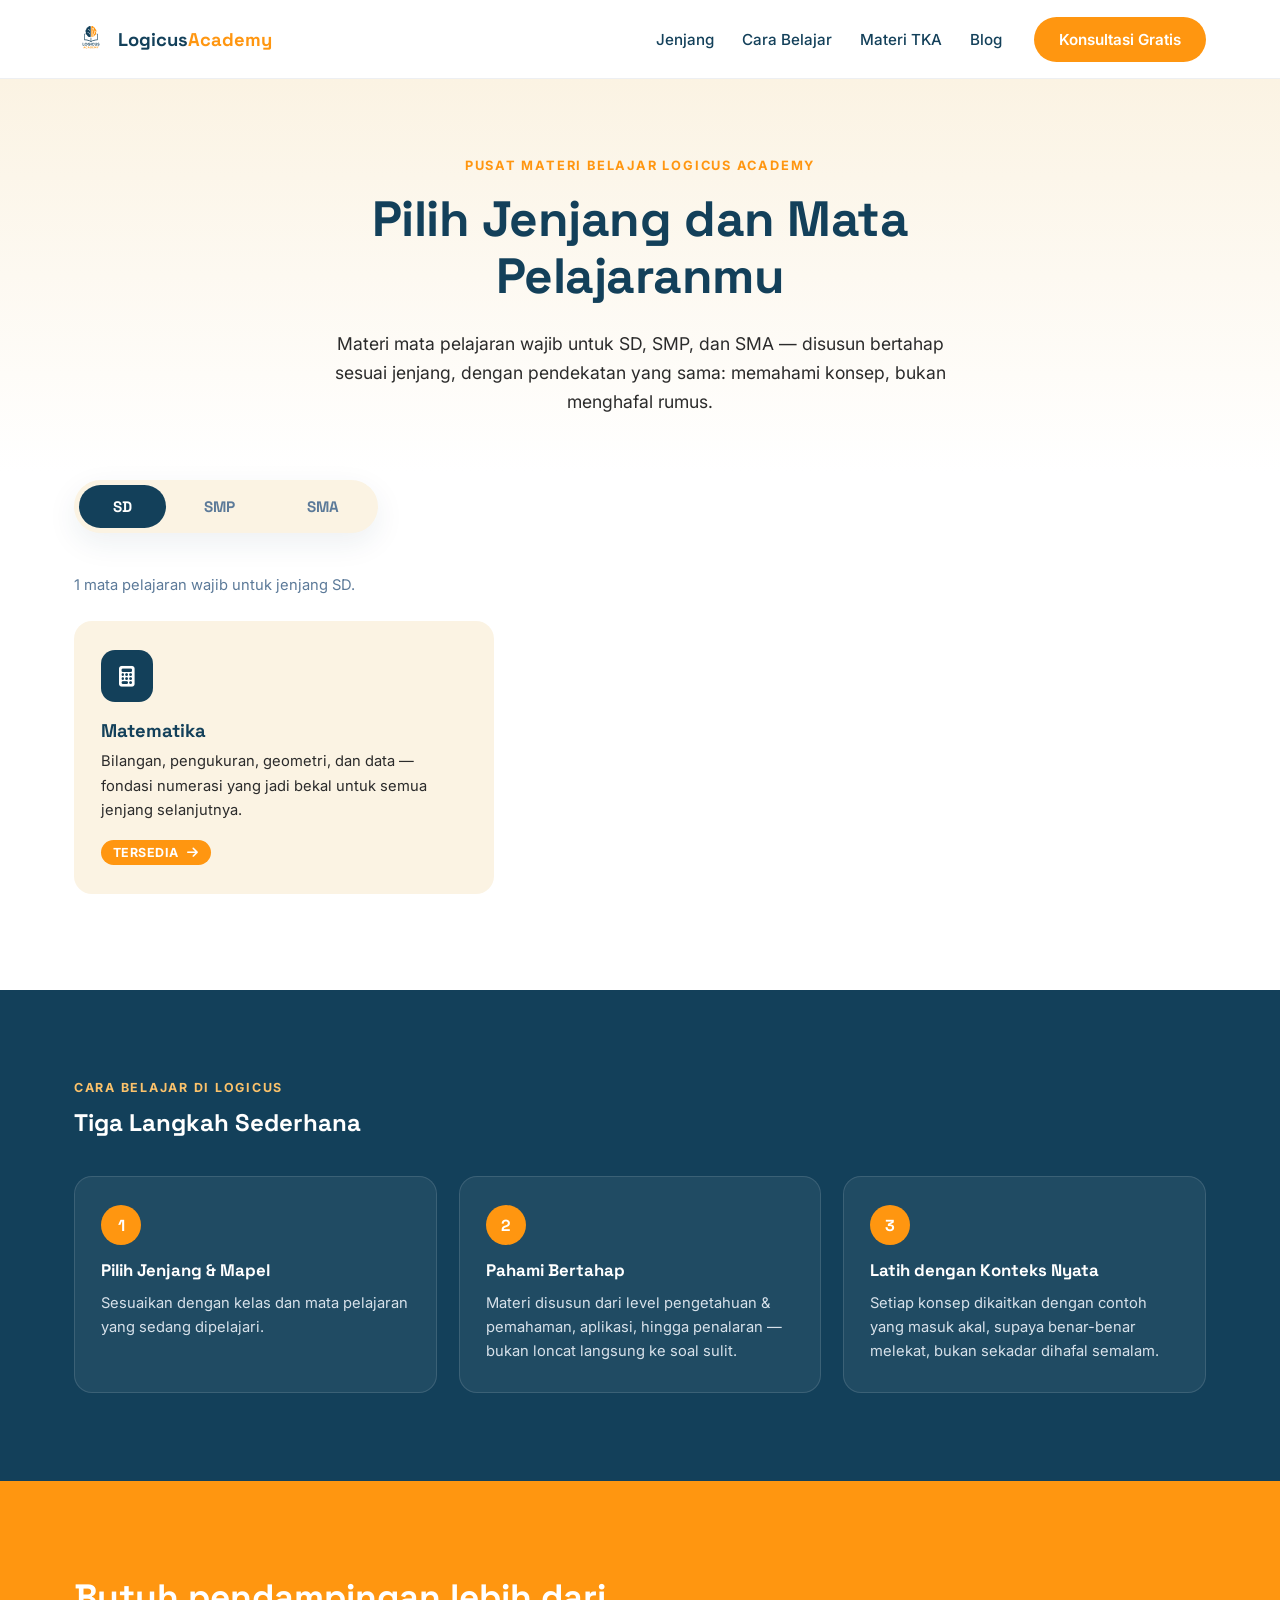
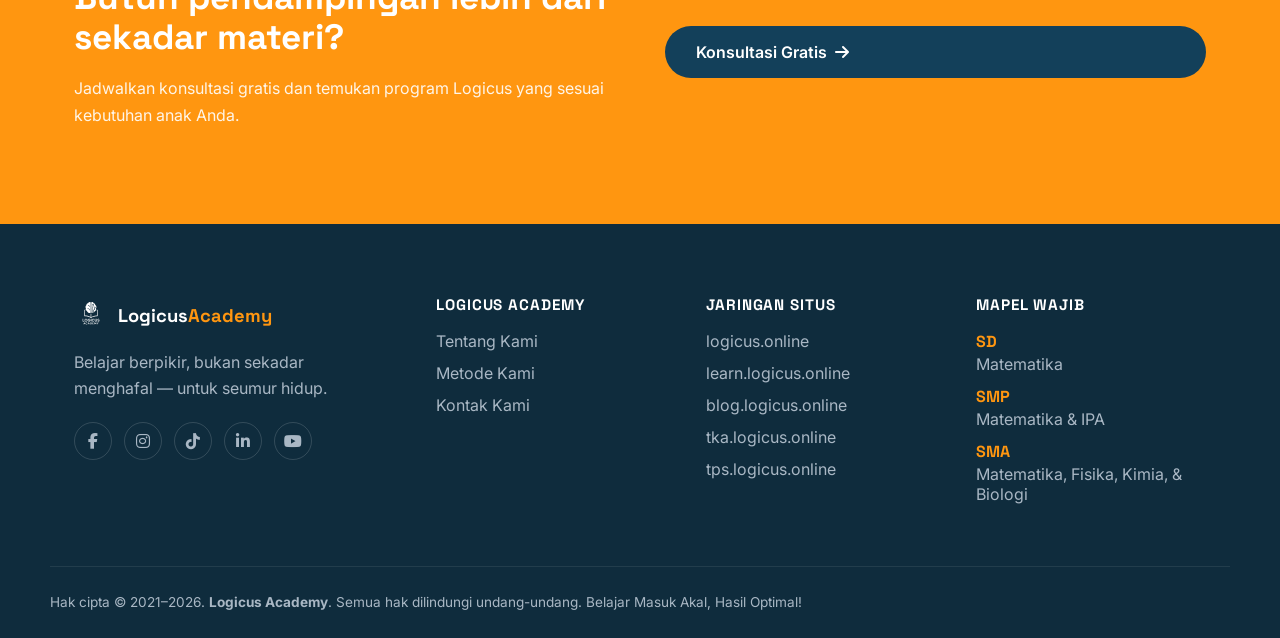
<file: index.html>
<!DOCTYPE html>
<html lang="id">
<head>
    <meta charset="UTF-8">
    <meta name="viewport" content="width=device-width, initial-scale=1.0">
    <title>Pilihan Materi Belajar SD, SMP &amp; SMA — Logicus Academy</title>
    <meta name="description" content="Pilih jenjang dan mata pelajaran wajibmu: Matematika untuk SD, Matematika &amp; IPA untuk SMP, serta Matematika, Fisika, Kimia, dan Biologi untuk SMA — disusun dengan metode berpikir Logicus Academy.">
    <link rel="preconnect" href="https://fonts.googleapis.com">
    <link rel="preconnect" href="https://fonts.gstatic.com" crossorigin>
    <link href="https://fonts.googleapis.com/css2?family=Space+Grotesk:wght@500;600;700&family=Inter:wght@400;500;600;700&display=swap" rel="stylesheet">
    <link rel="stylesheet" href="https://cdnjs.cloudflare.com/ajax/libs/font-awesome/6.5.1/css/all.min.css">
    <link rel="stylesheet" href="style.css">
    <link rel="stylesheet" href="learn.css">
</head>
<body>

    <a class="skip-link" href="#main">Langsung ke konten</a>

    <!-- Official vectorized logo (traced 1:1 from master file) reused via <use> -->
    <svg style="position:absolute;width:0;height:0;overflow:hidden" aria-hidden="true">
        <symbol id="logicus-logo-full" viewBox="0 0 500 500">
            <path d="M 306.25,336.00 L 306.00,336.25 L 306.00,363.75 L 306.75,365.00 L 306.75,365.75 L 308.00,368.75 L 310.50,371.75 L 313.25,373.75 L 314.00,373.75 L 315.75,374.75 L 317.00,374.75 L 318.25,375.50 L 326.25,375.50 L 327.50,374.75 L 328.50,374.75 L 329.75,374.00 L 332.25,373.25 L 334.25,371.75 L 336.75,368.75 L 337.00,367.25 L 338.25,365.50 L 338.50,362.00 L 338.75,361.75 L 338.75,336.50 L 338.25,336.00 L 331.00,336.00 L 330.75,336.25 L 330.75,362.00 L 328.75,365.75 L 325.50,368.00 L 319.50,368.00 L 318.25,367.00 L 317.25,366.75 L 315.50,365.25 L 314.00,362.00 L 314.00,360.75 L 313.75,360.50 L 313.75,337.50 L 314.00,336.25 L 313.75,336.00 Z M 248.25,336.00 L 248.00,336.25 L 248.00,374.50 L 248.25,374.75 L 255.75,374.75 L 256.25,374.25 L 256.25,336.50 L 255.75,336.00 Z M 127.75,336.00 L 127.25,336.50 L 127.50,337.75 L 127.25,338.50 L 127.25,344.75 L 127.50,345.00 L 127.50,346.25 L 127.25,346.50 L 127.25,374.25 L 127.75,374.75 L 152.75,374.75 L 153.00,374.50 L 153.00,368.25 L 152.50,367.75 L 135.75,367.75 L 135.00,366.75 L 135.00,337.50 L 135.25,336.50 L 134.75,336.00 Z M 356.00,335.00 L 351.00,337.00 L 347.00,341.00 L 346.00,343.25 L 345.50,345.75 L 345.50,347.75 L 345.75,348.00 L 346.00,350.50 L 347.00,352.75 L 350.00,355.75 L 354.75,357.75 L 355.75,357.75 L 358.00,358.50 L 359.50,358.50 L 362.00,359.75 L 363.00,359.75 L 364.25,360.50 L 366.00,362.50 L 366.00,365.50 L 365.50,366.50 L 363.25,368.50 L 362.00,369.00 L 359.00,369.25 L 358.75,369.00 L 356.75,369.00 L 356.25,368.50 L 355.25,368.25 L 353.75,366.75 L 352.25,364.00 L 345.00,364.00 L 344.75,364.25 L 345.00,367.25 L 346.00,368.50 L 347.00,370.75 L 350.75,373.75 L 352.25,374.00 L 353.25,374.75 L 354.50,374.75 L 355.50,375.50 L 363.00,375.50 L 364.25,374.75 L 365.50,374.75 L 366.25,374.00 L 368.00,373.50 L 369.75,372.50 L 371.50,370.75 L 373.75,367.00 L 373.75,365.25 L 374.00,365.00 L 373.75,359.75 L 372.50,357.25 L 369.75,354.75 L 366.75,353.75 L 365.75,353.00 L 364.50,353.00 L 362.75,352.25 L 361.50,352.25 L 358.75,351.00 L 355.25,350.00 L 353.25,347.50 L 353.25,345.00 L 353.75,343.50 L 355.50,341.75 L 356.75,341.00 L 360.50,340.75 L 361.50,341.50 L 363.50,342.25 L 365.75,345.00 L 366.00,346.25 L 366.75,346.75 L 367.50,346.50 L 373.25,346.50 L 373.50,345.25 L 372.75,344.00 L 372.75,343.00 L 372.00,342.00 L 371.50,340.50 L 370.00,338.75 L 367.75,337.00 L 366.50,336.75 L 365.50,336.00 L 364.75,336.00 L 362.50,335.00 Z M 277.25,335.25 L 276.25,336.00 L 275.50,336.00 L 274.25,336.75 L 272.75,337.00 L 270.00,339.00 L 269.50,339.00 L 267.00,341.25 L 266.75,342.00 L 265.00,344.00 L 264.75,345.00 L 263.25,347.50 L 262.25,351.75 L 262.25,358.50 L 263.00,361.00 L 263.00,362.25 L 263.75,363.25 L 265.00,366.25 L 266.75,368.50 L 269.75,371.50 L 272.75,373.50 L 275.25,374.00 L 276.25,374.75 L 277.50,374.75 L 278.50,375.50 L 286.00,375.50 L 287.25,374.75 L 288.75,374.50 L 289.25,374.00 L 291.00,373.75 L 293.25,372.00 L 294.25,371.75 L 297.50,368.50 L 298.00,367.25 L 299.50,365.50 L 300.25,362.50 L 299.00,362.00 L 292.25,362.25 L 290.00,364.75 L 289.50,365.75 L 288.50,366.00 L 285.25,368.00 L 279.25,368.00 L 278.50,367.75 L 276.25,366.25 L 275.25,366.00 L 272.50,363.25 L 271.75,361.25 L 270.75,359.75 L 270.50,357.25 L 270.25,357.00 L 270.25,353.50 L 271.00,349.75 L 272.50,347.25 L 274.75,344.75 L 275.75,344.50 L 278.25,342.75 L 285.25,342.75 L 288.00,344.50 L 289.50,345.00 L 291.75,348.25 L 292.50,348.75 L 299.50,348.75 L 300.00,348.25 L 299.75,346.50 L 297.50,342.25 L 294.00,338.75 L 291.50,337.00 L 290.00,336.75 L 287.25,335.25 L 286.00,335.25 L 285.75,335.00 Z M 216.75,335.25 L 213.75,336.75 L 212.50,337.00 L 210.25,338.75 L 209.25,339.00 L 206.00,342.50 L 205.75,343.25 L 204.25,345.00 L 204.00,346.50 L 203.25,347.25 L 202.00,351.75 L 202.00,359.25 L 202.50,361.50 L 204.00,364.25 L 204.00,365.25 L 206.00,368.25 L 209.50,371.75 L 210.00,371.75 L 212.75,373.75 L 214.50,374.00 L 215.75,374.75 L 217.00,374.75 L 218.25,375.50 L 225.50,375.50 L 227.00,374.75 L 228.50,374.75 L 229.75,374.00 L 232.25,373.50 L 235.25,371.50 L 238.00,368.75 L 240.75,363.50 L 241.25,359.75 L 241.25,354.00 L 240.50,353.50 L 222.50,353.50 L 222.00,354.00 L 222.00,360.25 L 222.25,360.50 L 232.50,360.50 L 233.00,361.00 L 233.00,361.50 L 232.00,362.50 L 231.75,363.50 L 229.00,366.25 L 226.00,368.00 L 218.50,368.00 L 215.75,366.25 L 214.25,365.75 L 212.00,363.00 L 210.75,360.00 L 210.50,358.25 L 210.00,357.75 L 210.00,352.75 L 210.75,351.50 L 210.75,350.75 L 211.50,349.50 L 211.75,348.25 L 215.00,344.75 L 217.50,343.75 L 218.75,342.75 L 225.00,342.75 L 229.25,345.00 L 232.25,348.50 L 240.25,348.50 L 240.75,348.00 L 240.75,347.50 L 239.50,345.75 L 238.75,343.25 L 234.50,338.75 L 233.50,338.25 L 232.25,337.00 L 230.50,336.75 L 229.50,336.00 L 228.50,336.00 L 227.50,335.25 L 226.50,335.00 Z M 171.50,335.25 L 170.50,336.00 L 169.75,336.00 L 167.75,337.00 L 167.00,337.00 L 164.25,339.00 L 163.75,339.00 L 161.00,341.50 L 158.25,345.25 L 158.00,346.25 L 157.25,347.25 L 157.00,349.50 L 156.25,350.75 L 156.25,352.25 L 155.75,353.75 L 155.75,356.25 L 156.25,358.00 L 156.25,359.75 L 157.00,360.75 L 157.25,363.00 L 158.00,364.50 L 158.75,365.25 L 159.25,366.75 L 164.25,371.75 L 165.25,372.00 L 167.75,373.75 L 169.50,374.00 L 173.00,375.50 L 180.25,375.50 L 181.25,374.75 L 182.50,374.75 L 183.50,374.00 L 185.25,373.75 L 187.50,372.50 L 190.50,370.00 L 191.25,369.75 L 192.00,368.50 L 193.75,366.75 L 194.75,364.50 L 195.75,363.25 L 195.75,362.25 L 196.50,360.00 L 196.50,358.75 L 197.00,357.75 L 197.00,354.50 L 196.50,352.75 L 196.50,351.00 L 195.75,348.00 L 193.50,343.75 L 192.00,342.25 L 191.50,341.25 L 189.25,339.25 L 187.00,338.00 L 186.00,337.00 L 184.25,336.75 L 181.50,335.25 L 180.00,335.25 L 179.75,335.00 Z M 173.00,342.75 L 179.75,342.75 L 184.00,345.00 L 186.00,347.00 L 187.00,349.00 L 187.75,349.75 L 188.75,353.75 L 188.75,357.75 L 187.50,361.50 L 186.75,362.25 L 186.50,363.00 L 183.50,366.00 L 183.00,366.00 L 179.25,368.00 L 173.50,368.00 L 172.50,367.25 L 169.50,366.00 L 166.75,363.50 L 166.50,362.75 L 165.25,361.25 L 164.75,360.00 L 164.50,357.75 L 163.75,356.25 L 163.75,354.00 L 164.50,352.50 L 164.50,351.00 L 165.00,349.25 L 168.50,345.00 Z M 152.00,204.50 L 151.50,292.75 L 155.50,296.75 L 176.75,297.75 L 199.25,301.75 L 218.75,307.75 L 232.75,313.75 L 244.25,320.75 L 250.50,321.75 L 254.50,320.75 L 275.00,309.75 L 292.00,303.75 L 323.50,297.75 L 342.25,297.25 L 346.00,295.50 L 347.50,293.25 L 347.50,205.25 L 344.25,200.75 L 333.25,200.75 L 330.50,209.75 L 338.75,210.50 L 338.50,287.25 L 308.00,290.25 L 290.50,294.25 L 273.25,300.00 L 254.75,309.25 L 253.75,308.75 L 253.75,263.00 L 250.25,259.00 L 248.50,259.00 L 245.50,262.00 L 244.75,309.00 L 220.25,298.00 L 200.25,292.25 L 176.25,288.25 L 160.75,287.25 L 160.50,210.50 L 168.75,208.75 L 165.50,200.50 L 155.75,200.50 Z M 236.25,88.75 L 229.50,89.25 L 228.25,90.00 L 222.75,91.00 L 221.00,92.25 L 218.50,93.00 L 211.25,99.00 L 207.25,105.25 L 200.75,107.00 L 199.75,108.00 L 197.00,109.00 L 194.25,110.75 L 190.00,114.75 L 187.25,118.25 L 185.00,122.50 L 183.00,129.00 L 182.50,135.50 L 177.00,140.25 L 173.00,146.25 L 171.00,150.50 L 170.75,153.25 L 169.25,157.75 L 169.25,167.00 L 171.00,173.75 L 175.00,181.00 L 175.00,182.50 L 173.25,186.25 L 172.75,189.00 L 172.50,195.25 L 173.00,199.25 L 175.25,205.50 L 176.00,206.00 L 177.00,208.50 L 181.25,213.75 L 185.50,217.50 L 189.75,219.75 L 191.75,221.75 L 193.00,226.50 L 196.25,232.75 L 203.50,240.75 L 209.00,244.50 L 213.50,246.75 L 215.50,247.00 L 218.50,248.50 L 223.50,249.00 L 228.75,250.50 L 236.50,250.50 L 241.25,248.75 L 244.00,246.00 L 245.50,241.75 L 245.50,98.25 L 244.75,94.00 L 242.75,91.50 L 238.25,89.00 Z M 199.50,179.75 L 200.50,178.75 L 203.25,178.75 L 206.25,181.75 L 209.25,183.50 L 210.25,183.75 L 211.25,184.50 L 213.75,185.00 L 214.75,185.75 L 217.00,186.50 L 219.00,186.75 L 219.75,187.50 L 223.50,189.00 L 224.00,189.75 L 225.25,190.25 L 227.25,191.75 L 229.75,194.25 L 230.00,195.00 L 231.25,196.25 L 231.75,197.50 L 233.00,199.00 L 233.00,199.75 L 233.75,201.25 L 234.25,203.50 L 235.00,204.75 L 235.00,207.75 L 234.00,209.25 L 233.00,210.00 L 231.25,210.25 L 230.50,210.00 L 229.25,208.75 L 228.00,206.00 L 227.50,203.25 L 226.75,201.75 L 224.75,198.75 L 222.50,196.50 L 218.50,194.00 L 217.50,194.00 L 216.00,193.00 L 214.50,192.75 L 212.75,192.00 L 211.75,192.00 L 208.25,190.25 L 207.00,190.00 L 202.25,187.00 L 199.75,184.50 L 198.75,182.75 L 198.75,181.00 Z M 207.25,133.25 L 210.75,133.25 L 211.75,133.75 L 213.50,133.75 L 216.50,135.50 L 217.75,135.75 L 220.25,137.75 L 220.75,137.75 L 225.25,142.25 L 226.00,143.75 L 227.00,144.75 L 227.00,145.25 L 229.00,148.75 L 229.25,150.50 L 230.00,152.50 L 230.00,153.75 L 230.50,155.00 L 230.50,158.50 L 230.00,159.25 L 230.00,160.00 L 229.25,161.00 L 228.25,161.50 L 226.25,161.50 L 224.75,160.25 L 223.75,157.75 L 223.75,154.75 L 223.00,152.00 L 221.75,150.00 L 221.50,148.75 L 219.75,146.75 L 219.50,146.00 L 217.25,143.75 L 215.00,142.00 L 212.25,141.00 L 211.00,140.00 L 207.00,139.25 L 205.75,138.00 L 205.25,137.00 L 205.25,135.75 L 205.75,134.25 Z" fill="#13405A" fill-rule="evenodd"/>
            <path d="M 335.75,389.25 L 335.75,390.00 L 336.75,391.50 L 337.25,393.00 L 338.75,395.00 L 339.00,396.25 L 340.50,398.00 L 341.25,400.00 L 342.50,401.50 L 343.25,403.50 L 345.00,406.00 L 345.00,416.50 L 345.50,417.00 L 350.50,417.00 L 351.00,416.50 L 351.00,406.00 L 351.75,405.00 L 352.75,402.50 L 353.75,401.50 L 354.75,399.75 L 354.75,399.25 L 357.50,395.25 L 358.75,392.50 L 359.75,391.50 L 360.25,389.50 L 360.00,389.25 L 354.50,389.25 L 354.00,389.50 L 353.00,390.75 L 351.75,393.75 L 351.00,394.50 L 351.00,395.00 L 350.25,396.50 L 349.00,398.00 L 348.75,399.00 L 348.25,399.50 L 347.75,399.50 L 347.00,398.75 L 346.50,397.00 L 344.75,394.50 L 344.75,394.00 L 343.75,392.00 L 343.00,391.25 L 342.50,389.75 L 341.75,389.25 Z M 297.75,390.25 L 297.75,416.25 L 298.25,417.00 L 303.50,417.00 L 303.75,416.75 L 303.75,400.00 L 304.25,399.50 L 305.25,400.25 L 306.00,402.00 L 307.25,403.25 L 308.00,405.00 L 312.00,410.75 L 313.50,410.75 L 314.50,410.00 L 315.75,407.50 L 316.75,406.50 L 317.00,405.50 L 318.75,403.25 L 319.75,401.25 L 321.25,400.25 L 321.75,400.75 L 321.75,416.50 L 322.25,417.00 L 327.50,417.00 L 327.75,416.75 L 327.75,389.50 L 327.50,389.25 L 321.25,389.25 L 319.25,392.00 L 318.75,393.25 L 317.75,394.25 L 316.75,396.50 L 315.50,397.75 L 315.00,399.00 L 313.25,401.25 L 312.75,401.25 L 311.75,400.25 L 310.75,398.25 L 309.75,397.25 L 309.50,396.25 L 307.75,394.25 L 307.50,393.25 L 304.50,389.25 L 298.25,389.25 Z M 271.00,389.25 L 270.25,390.50 L 270.25,416.50 L 271.00,417.00 L 288.50,417.00 L 288.75,416.75 L 288.75,412.00 L 288.25,411.50 L 287.25,411.75 L 284.25,411.75 L 284.00,411.50 L 282.75,411.75 L 280.00,411.75 L 279.75,411.50 L 277.25,411.75 L 276.50,410.75 L 276.50,406.75 L 277.25,406.00 L 287.00,406.00 L 287.50,405.50 L 287.50,401.25 L 287.00,400.75 L 278.50,400.75 L 278.25,401.00 L 277.00,400.75 L 276.50,400.25 L 276.50,395.25 L 277.50,394.25 L 278.25,394.50 L 288.25,394.50 L 288.75,394.00 L 288.75,389.50 L 288.50,389.25 Z M 237.75,389.25 L 237.25,389.75 L 237.25,416.50 L 237.75,417.00 L 250.50,417.00 L 250.75,416.75 L 253.50,416.50 L 255.25,415.25 L 257.00,414.75 L 258.50,413.50 L 260.50,411.00 L 260.75,409.75 L 261.75,408.25 L 262.00,406.25 L 262.50,405.00 L 262.50,400.75 L 261.75,398.00 L 261.00,397.00 L 260.75,395.75 L 260.00,394.50 L 258.00,392.25 L 254.50,390.00 L 253.25,390.00 L 250.75,389.25 Z M 244.25,394.50 L 250.00,394.75 L 252.50,395.75 L 254.75,398.00 L 255.00,399.00 L 256.00,400.50 L 256.25,403.25 L 256.00,403.50 L 255.75,406.50 L 255.00,407.25 L 254.75,408.25 L 251.75,411.00 L 250.00,411.50 L 245.75,411.75 L 245.50,411.50 L 244.00,411.50 L 243.25,410.75 L 243.25,395.25 Z M 213.25,389.25 L 212.25,390.50 L 211.75,393.00 L 211.00,394.00 L 211.00,394.75 L 210.00,396.50 L 209.75,398.25 L 209.00,399.25 L 208.00,401.75 L 208.00,403.00 L 206.25,406.25 L 205.75,408.75 L 204.25,411.50 L 203.75,414.00 L 203.25,414.50 L 202.50,416.50 L 203.00,417.00 L 208.50,417.00 L 209.25,416.25 L 209.75,414.00 L 211.25,411.75 L 221.50,411.75 L 222.75,413.50 L 223.50,416.00 L 224.25,417.00 L 229.75,417.00 L 230.25,416.25 L 229.50,415.25 L 229.50,414.25 L 227.75,410.75 L 227.50,409.00 L 225.75,405.25 L 224.75,402.00 L 223.75,400.75 L 223.50,398.75 L 223.00,398.00 L 222.75,396.75 L 221.75,395.25 L 221.00,392.25 L 220.00,390.75 L 219.75,389.75 L 219.25,389.25 Z M 216.25,397.25 L 217.25,398.25 L 218.00,401.50 L 219.75,405.00 L 219.75,405.50 L 219.00,406.25 L 218.25,406.50 L 213.50,406.25 L 213.00,405.75 L 213.00,405.00 L 213.75,403.75 L 214.00,401.75 L 214.50,401.25 L 215.75,397.75 Z M 149.00,389.50 L 148.00,391.00 L 147.75,392.25 L 147.25,393.00 L 147.00,394.75 L 146.00,396.25 L 145.00,399.00 L 145.00,399.75 L 144.00,401.25 L 143.75,403.00 L 143.25,403.50 L 143.25,404.25 L 141.75,407.50 L 141.00,410.25 L 140.00,411.75 L 140.00,412.75 L 138.50,416.00 L 138.50,416.75 L 138.75,417.00 L 144.25,417.00 L 145.50,414.75 L 146.00,412.75 L 147.25,411.75 L 156.75,411.75 L 158.00,412.75 L 158.25,413.75 L 158.75,414.00 L 159.00,415.75 L 159.50,416.75 L 160.00,417.00 L 165.50,417.00 L 165.75,415.75 L 164.75,414.00 L 164.75,412.75 L 163.00,409.75 L 162.75,407.50 L 160.75,403.75 L 160.75,402.50 L 159.75,401.00 L 158.75,398.50 L 158.75,397.50 L 157.75,396.00 L 157.25,394.00 L 156.75,393.25 L 156.75,392.25 L 156.00,391.25 L 155.50,389.75 L 154.75,389.25 L 149.50,389.25 Z M 151.75,397.50 L 152.25,397.50 L 153.00,398.25 L 153.25,400.50 L 155.00,404.00 L 155.25,405.75 L 154.50,406.50 L 153.25,406.25 L 151.00,406.50 L 150.75,406.25 L 149.25,406.25 L 148.75,405.75 L 149.75,402.00 L 150.75,400.50 L 151.00,398.50 Z M 178.00,390.00 L 175.25,391.75 L 173.25,393.75 L 171.75,396.75 L 171.00,397.50 L 170.75,400.25 L 170.50,400.50 L 170.50,406.00 L 171.00,407.50 L 171.00,408.75 L 172.75,411.25 L 173.25,412.50 L 175.25,414.50 L 178.75,416.75 L 182.00,417.00 L 183.75,417.75 L 186.25,417.75 L 188.75,417.00 L 191.00,416.75 L 193.25,415.00 L 194.00,414.75 L 195.75,413.00 L 197.00,410.25 L 197.50,409.75 L 197.50,408.75 L 197.25,408.50 L 196.75,408.75 L 191.25,408.75 L 189.25,411.00 L 188.75,411.00 L 187.00,412.00 L 183.00,412.00 L 181.50,411.50 L 178.75,409.50 L 176.75,406.25 L 176.75,404.50 L 176.50,404.25 L 176.75,400.00 L 178.00,397.75 L 179.75,395.75 L 181.00,395.00 L 182.75,394.75 L 183.50,394.25 L 185.50,394.25 L 188.00,395.00 L 189.25,395.75 L 191.75,398.25 L 197.00,398.25 L 197.50,397.75 L 197.50,397.25 L 196.00,395.00 L 195.75,394.00 L 194.00,392.00 L 191.50,390.00 L 190.75,390.00 L 189.50,389.25 L 188.50,389.25 L 187.25,388.75 L 182.50,388.75 L 181.50,389.25 L 180.00,389.25 L 179.25,389.75 Z M 304.25,163.00 L 301.75,164.25 L 300.00,165.75 L 299.25,168.25 L 299.50,171.50 L 301.00,173.75 L 302.50,174.75 L 307.25,174.75 L 309.25,173.25 L 310.75,171.00 L 310.75,169.50 L 311.00,169.25 L 310.75,167.50 L 310.00,166.75 L 309.50,165.25 L 308.00,164.00 L 306.25,163.25 Z M 278.50,122.00 L 276.75,123.25 L 275.25,126.50 L 275.25,128.50 L 276.00,130.25 L 278.25,132.75 L 279.25,133.25 L 282.75,133.25 L 283.50,133.00 L 285.75,131.25 L 285.75,130.75 L 286.75,129.25 L 286.75,125.50 L 285.75,123.50 L 284.00,122.00 L 283.25,121.75 Z M 262.25,88.75 L 257.75,90.50 L 254.00,95.75 L 254.00,243.00 L 256.75,247.50 L 263.00,250.50 L 264.00,250.00 L 264.00,172.50 L 266.75,165.50 L 275.75,155.00 L 277.75,150.75 L 277.75,140.00 L 273.50,137.75 L 268.75,130.75 L 268.75,124.00 L 274.25,116.50 L 283.00,114.50 L 287.75,116.25 L 291.00,119.25 L 294.00,126.75 L 291.25,135.25 L 284.25,140.50 L 283.75,155.25 L 274.25,167.25 L 271.00,173.75 L 271.00,250.00 L 280.25,248.50 L 282.50,246.75 L 282.50,212.50 L 284.25,207.25 L 289.00,202.00 L 299.25,196.00 L 301.75,192.00 L 301.75,182.00 L 294.25,176.25 L 292.00,169.75 L 294.00,163.00 L 300.75,157.00 L 309.25,157.00 L 315.00,161.25 L 317.00,165.00 L 317.50,170.50 L 314.75,177.75 L 308.75,182.00 L 308.75,193.25 L 307.00,197.75 L 303.25,201.75 L 292.25,208.25 L 290.00,211.25 L 290.25,244.00 L 299.50,236.25 L 304.75,224.50 L 314.50,218.75 L 318.75,214.50 L 322.75,207.75 L 325.25,198.50 L 325.25,189.75 L 323.50,181.75 L 328.75,172.00 L 329.75,161.00 L 326.75,148.25 L 322.50,141.25 L 312.50,132.50 L 311.50,123.50 L 306.75,114.75 L 299.50,109.00 L 291.50,106.50 L 285.50,97.50 L 280.00,93.25 L 269.25,89.00 Z" fill="#FF9610" fill-rule="evenodd"/>
        </symbol>
        <symbol id="logicus-logo-white" viewBox="0 0 500 500">
            <path d="M 306.25,336.00 L 306.00,336.25 L 306.00,363.75 L 306.75,365.00 L 306.75,365.75 L 308.00,368.75 L 310.50,371.75 L 313.25,373.75 L 314.00,373.75 L 315.75,374.75 L 317.00,374.75 L 318.25,375.50 L 326.25,375.50 L 327.50,374.75 L 328.50,374.75 L 329.75,374.00 L 332.25,373.25 L 334.25,371.75 L 336.75,368.75 L 337.00,367.25 L 338.25,365.50 L 338.50,362.00 L 338.75,361.75 L 338.75,336.50 L 338.25,336.00 L 331.00,336.00 L 330.75,336.25 L 330.75,362.00 L 328.75,365.75 L 325.50,368.00 L 319.50,368.00 L 318.25,367.00 L 317.25,366.75 L 315.50,365.25 L 314.00,362.00 L 314.00,360.75 L 313.75,360.50 L 313.75,337.50 L 314.00,336.25 L 313.75,336.00 Z M 248.25,336.00 L 248.00,336.25 L 248.00,374.50 L 248.25,374.75 L 255.75,374.75 L 256.25,374.25 L 256.25,336.50 L 255.75,336.00 Z M 127.75,336.00 L 127.25,336.50 L 127.50,337.75 L 127.25,338.50 L 127.25,344.75 L 127.50,345.00 L 127.50,346.25 L 127.25,346.50 L 127.25,374.25 L 127.75,374.75 L 152.75,374.75 L 153.00,374.50 L 153.00,368.25 L 152.50,367.75 L 135.75,367.75 L 135.00,366.75 L 135.00,337.50 L 135.25,336.50 L 134.75,336.00 Z M 356.00,335.00 L 351.00,337.00 L 347.00,341.00 L 346.00,343.25 L 345.50,345.75 L 345.50,347.75 L 345.75,348.00 L 346.00,350.50 L 347.00,352.75 L 350.00,355.75 L 354.75,357.75 L 355.75,357.75 L 358.00,358.50 L 359.50,358.50 L 362.00,359.75 L 363.00,359.75 L 364.25,360.50 L 366.00,362.50 L 366.00,365.50 L 365.50,366.50 L 363.25,368.50 L 362.00,369.00 L 359.00,369.25 L 358.75,369.00 L 356.75,369.00 L 356.25,368.50 L 355.25,368.25 L 353.75,366.75 L 352.25,364.00 L 345.00,364.00 L 344.75,364.25 L 345.00,367.25 L 346.00,368.50 L 347.00,370.75 L 350.75,373.75 L 352.25,374.00 L 353.25,374.75 L 354.50,374.75 L 355.50,375.50 L 363.00,375.50 L 364.25,374.75 L 365.50,374.75 L 366.25,374.00 L 368.00,373.50 L 369.75,372.50 L 371.50,370.75 L 373.75,367.00 L 373.75,365.25 L 374.00,365.00 L 373.75,359.75 L 372.50,357.25 L 369.75,354.75 L 366.75,353.75 L 365.75,353.00 L 364.50,353.00 L 362.75,352.25 L 361.50,352.25 L 358.75,351.00 L 355.25,350.00 L 353.25,347.50 L 353.25,345.00 L 353.75,343.50 L 355.50,341.75 L 356.75,341.00 L 360.50,340.75 L 361.50,341.50 L 363.50,342.25 L 365.75,345.00 L 366.00,346.25 L 366.75,346.75 L 367.50,346.50 L 373.25,346.50 L 373.50,345.25 L 372.75,344.00 L 372.75,343.00 L 372.00,342.00 L 371.50,340.50 L 370.00,338.75 L 367.75,337.00 L 366.50,336.75 L 365.50,336.00 L 364.75,336.00 L 362.50,335.00 Z M 277.25,335.25 L 276.25,336.00 L 275.50,336.00 L 274.25,336.75 L 272.75,337.00 L 270.00,339.00 L 269.50,339.00 L 267.00,341.25 L 266.75,342.00 L 265.00,344.00 L 264.75,345.00 L 263.25,347.50 L 262.25,351.75 L 262.25,358.50 L 263.00,361.00 L 263.00,362.25 L 263.75,363.25 L 265.00,366.25 L 266.75,368.50 L 269.75,371.50 L 272.75,373.50 L 275.25,374.00 L 276.25,374.75 L 277.50,374.75 L 278.50,375.50 L 286.00,375.50 L 287.25,374.75 L 288.75,374.50 L 289.25,374.00 L 291.00,373.75 L 293.25,372.00 L 294.25,371.75 L 297.50,368.50 L 298.00,367.25 L 299.50,365.50 L 300.25,362.50 L 299.00,362.00 L 292.25,362.25 L 290.00,364.75 L 289.50,365.75 L 288.50,366.00 L 285.25,368.00 L 279.25,368.00 L 278.50,367.75 L 276.25,366.25 L 275.25,366.00 L 272.50,363.25 L 271.75,361.25 L 270.75,359.75 L 270.50,357.25 L 270.25,357.00 L 270.25,353.50 L 271.00,349.75 L 272.50,347.25 L 274.75,344.75 L 275.75,344.50 L 278.25,342.75 L 285.25,342.75 L 288.00,344.50 L 289.50,345.00 L 291.75,348.25 L 292.50,348.75 L 299.50,348.75 L 300.00,348.25 L 299.75,346.50 L 297.50,342.25 L 294.00,338.75 L 291.50,337.00 L 290.00,336.75 L 287.25,335.25 L 286.00,335.25 L 285.75,335.00 Z M 216.75,335.25 L 213.75,336.75 L 212.50,337.00 L 210.25,338.75 L 209.25,339.00 L 206.00,342.50 L 205.75,343.25 L 204.25,345.00 L 204.00,346.50 L 203.25,347.25 L 202.00,351.75 L 202.00,359.25 L 202.50,361.50 L 204.00,364.25 L 204.00,365.25 L 206.00,368.25 L 209.50,371.75 L 210.00,371.75 L 212.75,373.75 L 214.50,374.00 L 215.75,374.75 L 217.00,374.75 L 218.25,375.50 L 225.50,375.50 L 227.00,374.75 L 228.50,374.75 L 229.75,374.00 L 232.25,373.50 L 235.25,371.50 L 238.00,368.75 L 240.75,363.50 L 241.25,359.75 L 241.25,354.00 L 240.50,353.50 L 222.50,353.50 L 222.00,354.00 L 222.00,360.25 L 222.25,360.50 L 232.50,360.50 L 233.00,361.00 L 233.00,361.50 L 232.00,362.50 L 231.75,363.50 L 229.00,366.25 L 226.00,368.00 L 218.50,368.00 L 215.75,366.25 L 214.25,365.75 L 212.00,363.00 L 210.75,360.00 L 210.50,358.25 L 210.00,357.75 L 210.00,352.75 L 210.75,351.50 L 210.75,350.75 L 211.50,349.50 L 211.75,348.25 L 215.00,344.75 L 217.50,343.75 L 218.75,342.75 L 225.00,342.75 L 229.25,345.00 L 232.25,348.50 L 240.25,348.50 L 240.75,348.00 L 240.75,347.50 L 239.50,345.75 L 238.75,343.25 L 234.50,338.75 L 233.50,338.25 L 232.25,337.00 L 230.50,336.75 L 229.50,336.00 L 228.50,336.00 L 227.50,335.25 L 226.50,335.00 Z M 171.50,335.25 L 170.50,336.00 L 169.75,336.00 L 167.75,337.00 L 167.00,337.00 L 164.25,339.00 L 163.75,339.00 L 161.00,341.50 L 158.25,345.25 L 158.00,346.25 L 157.25,347.25 L 157.00,349.50 L 156.25,350.75 L 156.25,352.25 L 155.75,353.75 L 155.75,356.25 L 156.25,358.00 L 156.25,359.75 L 157.00,360.75 L 157.25,363.00 L 158.00,364.50 L 158.75,365.25 L 159.25,366.75 L 164.25,371.75 L 165.25,372.00 L 167.75,373.75 L 169.50,374.00 L 173.00,375.50 L 180.25,375.50 L 181.25,374.75 L 182.50,374.75 L 183.50,374.00 L 185.25,373.75 L 187.50,372.50 L 190.50,370.00 L 191.25,369.75 L 192.00,368.50 L 193.75,366.75 L 194.75,364.50 L 195.75,363.25 L 195.75,362.25 L 196.50,360.00 L 196.50,358.75 L 197.00,357.75 L 197.00,354.50 L 196.50,352.75 L 196.50,351.00 L 195.75,348.00 L 193.50,343.75 L 192.00,342.25 L 191.50,341.25 L 189.25,339.25 L 187.00,338.00 L 186.00,337.00 L 184.25,336.75 L 181.50,335.25 L 180.00,335.25 L 179.75,335.00 Z M 173.00,342.75 L 179.75,342.75 L 184.00,345.00 L 186.00,347.00 L 187.00,349.00 L 187.75,349.75 L 188.75,353.75 L 188.75,357.75 L 187.50,361.50 L 186.75,362.25 L 186.50,363.00 L 183.50,366.00 L 183.00,366.00 L 179.25,368.00 L 173.50,368.00 L 172.50,367.25 L 169.50,366.00 L 166.75,363.50 L 166.50,362.75 L 165.25,361.25 L 164.75,360.00 L 164.50,357.75 L 163.75,356.25 L 163.75,354.00 L 164.50,352.50 L 164.50,351.00 L 165.00,349.25 L 168.50,345.00 Z M 152.00,204.50 L 151.50,292.75 L 155.50,296.75 L 176.75,297.75 L 199.25,301.75 L 218.75,307.75 L 232.75,313.75 L 244.25,320.75 L 250.50,321.75 L 254.50,320.75 L 275.00,309.75 L 292.00,303.75 L 323.50,297.75 L 342.25,297.25 L 346.00,295.50 L 347.50,293.25 L 347.50,205.25 L 344.25,200.75 L 333.25,200.75 L 330.50,209.75 L 338.75,210.50 L 338.50,287.25 L 308.00,290.25 L 290.50,294.25 L 273.25,300.00 L 254.75,309.25 L 253.75,308.75 L 253.75,263.00 L 250.25,259.00 L 248.50,259.00 L 245.50,262.00 L 244.75,309.00 L 220.25,298.00 L 200.25,292.25 L 176.25,288.25 L 160.75,287.25 L 160.50,210.50 L 168.75,208.75 L 165.50,200.50 L 155.75,200.50 Z M 236.25,88.75 L 229.50,89.25 L 228.25,90.00 L 222.75,91.00 L 221.00,92.25 L 218.50,93.00 L 211.25,99.00 L 207.25,105.25 L 200.75,107.00 L 199.75,108.00 L 197.00,109.00 L 194.25,110.75 L 190.00,114.75 L 187.25,118.25 L 185.00,122.50 L 183.00,129.00 L 182.50,135.50 L 177.00,140.25 L 173.00,146.25 L 171.00,150.50 L 170.75,153.25 L 169.25,157.75 L 169.25,167.00 L 171.00,173.75 L 175.00,181.00 L 175.00,182.50 L 173.25,186.25 L 172.75,189.00 L 172.50,195.25 L 173.00,199.25 L 175.25,205.50 L 176.00,206.00 L 177.00,208.50 L 181.25,213.75 L 185.50,217.50 L 189.75,219.75 L 191.75,221.75 L 193.00,226.50 L 196.25,232.75 L 203.50,240.75 L 209.00,244.50 L 213.50,246.75 L 215.50,247.00 L 218.50,248.50 L 223.50,249.00 L 228.75,250.50 L 236.50,250.50 L 241.25,248.75 L 244.00,246.00 L 245.50,241.75 L 245.50,98.25 L 244.75,94.00 L 242.75,91.50 L 238.25,89.00 Z M 199.50,179.75 L 200.50,178.75 L 203.25,178.75 L 206.25,181.75 L 209.25,183.50 L 210.25,183.75 L 211.25,184.50 L 213.75,185.00 L 214.75,185.75 L 217.00,186.50 L 219.00,186.75 L 219.75,187.50 L 223.50,189.00 L 224.00,189.75 L 225.25,190.25 L 227.25,191.75 L 229.75,194.25 L 230.00,195.00 L 231.25,196.25 L 231.75,197.50 L 233.00,199.00 L 233.00,199.75 L 233.75,201.25 L 234.25,203.50 L 235.00,204.75 L 235.00,207.75 L 234.00,209.25 L 233.00,210.00 L 231.25,210.25 L 230.50,210.00 L 229.25,208.75 L 228.00,206.00 L 227.50,203.25 L 226.75,201.75 L 224.75,198.75 L 222.50,196.50 L 218.50,194.00 L 217.50,194.00 L 216.00,193.00 L 214.50,192.75 L 212.75,192.00 L 211.75,192.00 L 208.25,190.25 L 207.00,190.00 L 202.25,187.00 L 199.75,184.50 L 198.75,182.75 L 198.75,181.00 Z M 207.25,133.25 L 210.75,133.25 L 211.75,133.75 L 213.50,133.75 L 216.50,135.50 L 217.75,135.75 L 220.25,137.75 L 220.75,137.75 L 225.25,142.25 L 226.00,143.75 L 227.00,144.75 L 227.00,145.25 L 229.00,148.75 L 229.25,150.50 L 230.00,152.50 L 230.00,153.75 L 230.50,155.00 L 230.50,158.50 L 230.00,159.25 L 230.00,160.00 L 229.25,161.00 L 228.25,161.50 L 226.25,161.50 L 224.75,160.25 L 223.75,157.75 L 223.75,154.75 L 223.00,152.00 L 221.75,150.00 L 221.50,148.75 L 219.75,146.75 L 219.50,146.00 L 217.25,143.75 L 215.00,142.00 L 212.25,141.00 L 211.00,140.00 L 207.00,139.25 L 205.75,138.00 L 205.25,137.00 L 205.25,135.75 L 205.75,134.25 Z" fill="#FFFFFF" fill-rule="evenodd"/>
            <path d="M 335.75,389.25 L 335.75,390.00 L 336.75,391.50 L 337.25,393.00 L 338.75,395.00 L 339.00,396.25 L 340.50,398.00 L 341.25,400.00 L 342.50,401.50 L 343.25,403.50 L 345.00,406.00 L 345.00,416.50 L 345.50,417.00 L 350.50,417.00 L 351.00,416.50 L 351.00,406.00 L 351.75,405.00 L 352.75,402.50 L 353.75,401.50 L 354.75,399.75 L 354.75,399.25 L 357.50,395.25 L 358.75,392.50 L 359.75,391.50 L 360.25,389.50 L 360.00,389.25 L 354.50,389.25 L 354.00,389.50 L 353.00,390.75 L 351.75,393.75 L 351.00,394.50 L 351.00,395.00 L 350.25,396.50 L 349.00,398.00 L 348.75,399.00 L 348.25,399.50 L 347.75,399.50 L 347.00,398.75 L 346.50,397.00 L 344.75,394.50 L 344.75,394.00 L 343.75,392.00 L 343.00,391.25 L 342.50,389.75 L 341.75,389.25 Z M 297.75,390.25 L 297.75,416.25 L 298.25,417.00 L 303.50,417.00 L 303.75,416.75 L 303.75,400.00 L 304.25,399.50 L 305.25,400.25 L 306.00,402.00 L 307.25,403.25 L 308.00,405.00 L 312.00,410.75 L 313.50,410.75 L 314.50,410.00 L 315.75,407.50 L 316.75,406.50 L 317.00,405.50 L 318.75,403.25 L 319.75,401.25 L 321.25,400.25 L 321.75,400.75 L 321.75,416.50 L 322.25,417.00 L 327.50,417.00 L 327.75,416.75 L 327.75,389.50 L 327.50,389.25 L 321.25,389.25 L 319.25,392.00 L 318.75,393.25 L 317.75,394.25 L 316.75,396.50 L 315.50,397.75 L 315.00,399.00 L 313.25,401.25 L 312.75,401.25 L 311.75,400.25 L 310.75,398.25 L 309.75,397.25 L 309.50,396.25 L 307.75,394.25 L 307.50,393.25 L 304.50,389.25 L 298.25,389.25 Z M 271.00,389.25 L 270.25,390.50 L 270.25,416.50 L 271.00,417.00 L 288.50,417.00 L 288.75,416.75 L 288.75,412.00 L 288.25,411.50 L 287.25,411.75 L 284.25,411.75 L 284.00,411.50 L 282.75,411.75 L 280.00,411.75 L 279.75,411.50 L 277.25,411.75 L 276.50,410.75 L 276.50,406.75 L 277.25,406.00 L 287.00,406.00 L 287.50,405.50 L 287.50,401.25 L 287.00,400.75 L 278.50,400.75 L 278.25,401.00 L 277.00,400.75 L 276.50,400.25 L 276.50,395.25 L 277.50,394.25 L 278.25,394.50 L 288.25,394.50 L 288.75,394.00 L 288.75,389.50 L 288.50,389.25 Z M 237.75,389.25 L 237.25,389.75 L 237.25,416.50 L 237.75,417.00 L 250.50,417.00 L 250.75,416.75 L 253.50,416.50 L 255.25,415.25 L 257.00,414.75 L 258.50,413.50 L 260.50,411.00 L 260.75,409.75 L 261.75,408.25 L 262.00,406.25 L 262.50,405.00 L 262.50,400.75 L 261.75,398.00 L 261.00,397.00 L 260.75,395.75 L 260.00,394.50 L 258.00,392.25 L 254.50,390.00 L 253.25,390.00 L 250.75,389.25 Z M 244.25,394.50 L 250.00,394.75 L 252.50,395.75 L 254.75,398.00 L 255.00,399.00 L 256.00,400.50 L 256.25,403.25 L 256.00,403.50 L 255.75,406.50 L 255.00,407.25 L 254.75,408.25 L 251.75,411.00 L 250.00,411.50 L 245.75,411.75 L 245.50,411.50 L 244.00,411.50 L 243.25,410.75 L 243.25,395.25 Z M 213.25,389.25 L 212.25,390.50 L 211.75,393.00 L 211.00,394.00 L 211.00,394.75 L 210.00,396.50 L 209.75,398.25 L 209.00,399.25 L 208.00,401.75 L 208.00,403.00 L 206.25,406.25 L 205.75,408.75 L 204.25,411.50 L 203.75,414.00 L 203.25,414.50 L 202.50,416.50 L 203.00,417.00 L 208.50,417.00 L 209.25,416.25 L 209.75,414.00 L 211.25,411.75 L 221.50,411.75 L 222.75,413.50 L 223.50,416.00 L 224.25,417.00 L 229.75,417.00 L 230.25,416.25 L 229.50,415.25 L 229.50,414.25 L 227.75,410.75 L 227.50,409.00 L 225.75,405.25 L 224.75,402.00 L 223.75,400.75 L 223.50,398.75 L 223.00,398.00 L 222.75,396.75 L 221.75,395.25 L 221.00,392.25 L 220.00,390.75 L 219.75,389.75 L 219.25,389.25 Z M 216.25,397.25 L 217.25,398.25 L 218.00,401.50 L 219.75,405.00 L 219.75,405.50 L 219.00,406.25 L 218.25,406.50 L 213.50,406.25 L 213.00,405.75 L 213.00,405.00 L 213.75,403.75 L 214.00,401.75 L 214.50,401.25 L 215.75,397.75 Z M 149.00,389.50 L 148.00,391.00 L 147.75,392.25 L 147.25,393.00 L 147.00,394.75 L 146.00,396.25 L 145.00,399.00 L 145.00,399.75 L 144.00,401.25 L 143.75,403.00 L 143.25,403.50 L 143.25,404.25 L 141.75,407.50 L 141.00,410.25 L 140.00,411.75 L 140.00,412.75 L 138.50,416.00 L 138.50,416.75 L 138.75,417.00 L 144.25,417.00 L 145.50,414.75 L 146.00,412.75 L 147.25,411.75 L 156.75,411.75 L 158.00,412.75 L 158.25,413.75 L 158.75,414.00 L 159.00,415.75 L 159.50,416.75 L 160.00,417.00 L 165.50,417.00 L 165.75,415.75 L 164.75,414.00 L 164.75,412.75 L 163.00,409.75 L 162.75,407.50 L 160.75,403.75 L 160.75,402.50 L 159.75,401.00 L 158.75,398.50 L 158.75,397.50 L 157.75,396.00 L 157.25,394.00 L 156.75,393.25 L 156.75,392.25 L 156.00,391.25 L 155.50,389.75 L 154.75,389.25 L 149.50,389.25 Z M 151.75,397.50 L 152.25,397.50 L 153.00,398.25 L 153.25,400.50 L 155.00,404.00 L 155.25,405.75 L 154.50,406.50 L 153.25,406.25 L 151.00,406.50 L 150.75,406.25 L 149.25,406.25 L 148.75,405.75 L 149.75,402.00 L 150.75,400.50 L 151.00,398.50 Z M 178.00,390.00 L 175.25,391.75 L 173.25,393.75 L 171.75,396.75 L 171.00,397.50 L 170.75,400.25 L 170.50,400.50 L 170.50,406.00 L 171.00,407.50 L 171.00,408.75 L 172.75,411.25 L 173.25,412.50 L 175.25,414.50 L 178.75,416.75 L 182.00,417.00 L 183.75,417.75 L 186.25,417.75 L 188.75,417.00 L 191.00,416.75 L 193.25,415.00 L 194.00,414.75 L 195.75,413.00 L 197.00,410.25 L 197.50,409.75 L 197.50,408.75 L 197.25,408.50 L 196.75,408.75 L 191.25,408.75 L 189.25,411.00 L 188.75,411.00 L 187.00,412.00 L 183.00,412.00 L 181.50,411.50 L 178.75,409.50 L 176.75,406.25 L 176.75,404.50 L 176.50,404.25 L 176.75,400.00 L 178.00,397.75 L 179.75,395.75 L 181.00,395.00 L 182.75,394.75 L 183.50,394.25 L 185.50,394.25 L 188.00,395.00 L 189.25,395.75 L 191.75,398.25 L 197.00,398.25 L 197.50,397.75 L 197.50,397.25 L 196.00,395.00 L 195.75,394.00 L 194.00,392.00 L 191.50,390.00 L 190.75,390.00 L 189.50,389.25 L 188.50,389.25 L 187.25,388.75 L 182.50,388.75 L 181.50,389.25 L 180.00,389.25 L 179.25,389.75 Z M 304.25,163.00 L 301.75,164.25 L 300.00,165.75 L 299.25,168.25 L 299.50,171.50 L 301.00,173.75 L 302.50,174.75 L 307.25,174.75 L 309.25,173.25 L 310.75,171.00 L 310.75,169.50 L 311.00,169.25 L 310.75,167.50 L 310.00,166.75 L 309.50,165.25 L 308.00,164.00 L 306.25,163.25 Z M 278.50,122.00 L 276.75,123.25 L 275.25,126.50 L 275.25,128.50 L 276.00,130.25 L 278.25,132.75 L 279.25,133.25 L 282.75,133.25 L 283.50,133.00 L 285.75,131.25 L 285.75,130.75 L 286.75,129.25 L 286.75,125.50 L 285.75,123.50 L 284.00,122.00 L 283.25,121.75 Z M 262.25,88.75 L 257.75,90.50 L 254.00,95.75 L 254.00,243.00 L 256.75,247.50 L 263.00,250.50 L 264.00,250.00 L 264.00,172.50 L 266.75,165.50 L 275.75,155.00 L 277.75,150.75 L 277.75,140.00 L 273.50,137.75 L 268.75,130.75 L 268.75,124.00 L 274.25,116.50 L 283.00,114.50 L 287.75,116.25 L 291.00,119.25 L 294.00,126.75 L 291.25,135.25 L 284.25,140.50 L 283.75,155.25 L 274.25,167.25 L 271.00,173.75 L 271.00,250.00 L 280.25,248.50 L 282.50,246.75 L 282.50,212.50 L 284.25,207.25 L 289.00,202.00 L 299.25,196.00 L 301.75,192.00 L 301.75,182.00 L 294.25,176.25 L 292.00,169.75 L 294.00,163.00 L 300.75,157.00 L 309.25,157.00 L 315.00,161.25 L 317.00,165.00 L 317.50,170.50 L 314.75,177.75 L 308.75,182.00 L 308.75,193.25 L 307.00,197.75 L 303.25,201.75 L 292.25,208.25 L 290.00,211.25 L 290.25,244.00 L 299.50,236.25 L 304.75,224.50 L 314.50,218.75 L 318.75,214.50 L 322.75,207.75 L 325.25,198.50 L 325.25,189.75 L 323.50,181.75 L 328.75,172.00 L 329.75,161.00 L 326.75,148.25 L 322.50,141.25 L 312.50,132.50 L 311.50,123.50 L 306.75,114.75 L 299.50,109.00 L 291.50,106.50 L 285.50,97.50 L 280.00,93.25 L 269.25,89.00 Z" fill="#FFFFFF" fill-rule="evenodd"/>
        </symbol>
    </svg>

    <!-- ============ HEADER ============ -->
    <header class="main-header" id="header">
        <div class="container header-inner">
            <a href="https://logicus.online" class="logo" aria-label="Logicus Academy — beranda">
                <span class="logo-mark" aria-hidden="true">
                    <svg viewBox="0 0 500 500"><use href="#logicus-logo-full"></use></svg>
                </span>
                <span class="logo-word">Logicus<em>Academy</em></span>
            </a>

            <nav class="main-nav" id="main-nav">
                <ul>
                    <li><a href="#jenjang">Jenjang</a></li>
                    <li><a href="#cara-belajar">Cara Belajar</a></li>
                    <li><a href="http://tka.logicus.online">Materi TKA</a></li>
                    <li><a href="http://blog.logicus.online">Blog</a></li>
                </ul>
                <div class="nav-actions">
                    <a href="https://logicus.online/#konsultasi" class="btn btn-primary">Konsultasi Gratis</a>
                </div>
            </nav>

            <button class="nav-toggle" id="navToggle" aria-label="Buka menu" aria-expanded="false" aria-controls="main-nav">
                <span></span><span></span><span></span>
            </button>
        </div>
    </header>

    <main id="main">
        <!-- ============ HERO ============ -->
        <section class="learn-hero">
            <div class="container learn-hero-inner">
                <p class="eyebrow" data-reveal>Pusat Materi Belajar Logicus Academy</p>
                <h1 data-reveal>Pilih Jenjang dan Mata Pelajaranmu</h1>
                <p class="learn-hero-lead" data-reveal>Materi mata pelajaran wajib untuk SD, SMP, dan SMA — disusun bertahap sesuai jenjang, dengan pendekatan yang sama: memahami konsep, bukan menghafal rumus.</p>
            </div>
        </section>

        <!-- ============ JENJANG TABS + MAPEL ============ -->
        <section class="jenjang-section" id="jenjang">
            <div class="container">
                <div class="jenjang-tabs" role="tablist" aria-label="Pilih jenjang" data-reveal>
                    <button class="jenjang-tab is-active" role="tab" aria-selected="true" aria-controls="jenjang-sd" data-target="jenjang-sd">SD</button>
                    <button class="jenjang-tab" role="tab" aria-selected="false" aria-controls="jenjang-smp" data-target="jenjang-smp">SMP</button>
                    <button class="jenjang-tab" role="tab" aria-selected="false" aria-controls="jenjang-sma" data-target="jenjang-sma">SMA</button>
                </div>

                <!-- SD -->
                <div class="jenjang-panel is-active" id="jenjang-sd" role="tabpanel">
                    <p class="jenjang-panel-lead">1 mata pelajaran wajib untuk jenjang SD.</p>
                    <div class="mapel-grid mapel-grid-1">
                        <a href="http://tka.logicus.online/#materi-sd" class="mapel-card">
                            <span class="mapel-icon" aria-hidden="true"><i class="fa-solid fa-calculator"></i></span>
                            <div class="mapel-body">
                                <h3>Matematika</h3>
                                <p>Bilangan, pengukuran, geometri, dan data — fondasi numerasi yang jadi bekal untuk semua jenjang selanjutnya.</p>
                            </div>
                            <span class="mapel-status mapel-status-ready">Tersedia <i class="fa-solid fa-arrow-right"></i></span>
                        </a>
                    </div>
                </div>

                <!-- SMP -->
                <div class="jenjang-panel" id="jenjang-smp" role="tabpanel" hidden>
                    <p class="jenjang-panel-lead">2 mata pelajaran wajib untuk jenjang SMP.</p>
                    <div class="mapel-grid mapel-grid-2">
                        <a href="http://tka.logicus.online/#materi-smp" class="mapel-card">
                            <span class="mapel-icon" aria-hidden="true"><i class="fa-solid fa-square-root-variable"></i></span>
                            <div class="mapel-body">
                                <h3>Matematika</h3>
                                <p>Aljabar, geometri &amp; pengukuran, hingga data dan peluang mulai diperdalam.</p>
                            </div>
                            <span class="mapel-status mapel-status-ready">Tersedia <i class="fa-solid fa-arrow-right"></i></span>
                        </a>
                        <div class="mapel-card mapel-card-soon">
                            <span class="mapel-icon" aria-hidden="true"><i class="fa-solid fa-flask-vial"></i></span>
                            <div class="mapel-body">
                                <h3>IPA</h3>
                                <p>Konsep dasar fisika, kimia, dan biologi terpadu untuk jenjang SMP.</p>
                            </div>
                            <span class="mapel-status">Segera Hadir</span>
                        </div>
                    </div>
                </div>

                <!-- SMA -->
                <div class="jenjang-panel" id="jenjang-sma" role="tabpanel" hidden>
                    <p class="jenjang-panel-lead">4 mata pelajaran wajib untuk jenjang SMA.</p>
                    <div class="mapel-grid mapel-grid-4">
                        <a href="http://tka.logicus.online/#materi-sma" class="mapel-card">
                            <span class="mapel-icon" aria-hidden="true"><i class="fa-solid fa-square-root-variable"></i></span>
                            <div class="mapel-body">
                                <h3>Matematika</h3>
                                <p>Fungsi, trigonometri, program linear, hingga statistika tingkat lanjut.</p>
                            </div>
                            <span class="mapel-status mapel-status-ready">Tersedia <i class="fa-solid fa-arrow-right"></i></span>
                        </a>
                        <a href="http://learn.logicus.online/fisika" class="mapel-card">
                            <span class="mapel-icon" aria-hidden="true"><i class="fa-solid fa-atom"></i></span>
                            <div class="mapel-body">
                                <h3>Fisika</h3>
                                <p>Mekanika, gelombang, listrik-magnet, hingga konsep dasar fisika modern.</p>
                            </div>
                            <span class="mapel-status mapel-status-ready">Tersedia <i class="fa-solid fa-arrow-right"></i></span>
                        </a>
                        <a href="http://learn.logicus.online/kimia" class="mapel-card">
                            <span class="mapel-icon" aria-hidden="true"><i class="fa-solid fa-flask"></i></span>
                            <div class="mapel-body">
                                <h3>Kimia</h3>
                                <p>Stoikiometri, struktur atom, ikatan kimia, hingga kimia organik dasar.</p>
                            </div>
                            <span class="mapel-status mapel-status-ready">Tersedia <i class="fa-solid fa-arrow-right"></i></span>
                        </a>
                        <a href="http://learn.logicus.online/biologi" class="mapel-card">
                            <span class="mapel-icon" aria-hidden="true"><i class="fa-solid fa-dna"></i></span>
                            <div class="mapel-body">
                                <h3>Biologi</h3>
                                <p>Sel, genetika, sistem tubuh manusia, hingga ekosistem dan bioteknologi.</p>
                            </div>
                            <span class="mapel-status mapel-status-ready">Tersedia <i class="fa-solid fa-arrow-right"></i></span>
                        </a>
                    </div>
                </div>
            </div>
        </section>

        <!-- ============ CARA BELAJAR ============ -->
        <section class="cara-belajar" id="cara-belajar">
            <div class="container">
                <p class="section-eyebrow section-eyebrow--light" data-reveal>Cara Belajar di Logicus</p>
                <h2 data-reveal>Tiga Langkah Sederhana</h2>

                <div class="cara-grid">
                    <div class="cara-card" data-reveal>
                        <span class="cara-index">1</span>
                        <h3>Pilih Jenjang &amp; Mapel</h3>
                        <p>Sesuaikan dengan kelas dan mata pelajaran yang sedang dipelajari.</p>
                    </div>
                    <div class="cara-card" data-reveal>
                        <span class="cara-index">2</span>
                        <h3>Pahami Bertahap</h3>
                        <p>Materi disusun dari level pengetahuan &amp; pemahaman, aplikasi, hingga penalaran — bukan loncat langsung ke soal sulit.</p>
                    </div>
                    <div class="cara-card" data-reveal>
                        <span class="cara-index">3</span>
                        <h3>Latih dengan Konteks Nyata</h3>
                        <p>Setiap konsep dikaitkan dengan contoh yang masuk akal, supaya benar-benar melekat, bukan sekadar dihafal semalam.</p>
                    </div>
                </div>
            </div>
        </section>

        <!-- ============ CTA ============ -->
        <section class="cta-band" id="konsultasi">
            <div class="container cta-inner">
                <div>
                    <h2>Butuh pendampingan lebih dari sekadar materi?</h2>
                    <p>Jadwalkan konsultasi gratis dan temukan program Logicus yang sesuai kebutuhan anak Anda.</p>
                </div>
                <a href="https://logicus.online/#konsultasi" class="btn btn-lg cta-band-btn">Konsultasi Gratis <i class="fa-solid fa-arrow-right"></i></a>
            </div>
        </section>
    </main>

    <!-- ============ FOOTER ============ -->
    <footer class="main-footer" id="kontak">
        <div class="container footer-grid">
            <div class="footer-brand">
                <a href="https://logicus.online" class="logo logo-footer">
                    <span class="logo-mark" aria-hidden="true">
                        <svg viewBox="0 0 500 500"><use href="#logicus-logo-white"></use></svg>
                    </span>
                    <span class="logo-word">Logicus<em>Academy</em></span>
                </a>
                <p>Belajar berpikir, bukan sekadar menghafal — untuk seumur hidup.</p>
                <div class="social-links">
                    <a href="#" aria-label="Facebook"><i class="fab fa-facebook-f"></i></a>
                    <a href="https://instagram.com/logicusacademy" aria-label="Instagram"><i class="fab fa-instagram"></i></a>
                    <a href="https://tiktok.com/@logicusacademy" aria-label="TikTok"><i class="fab fa-tiktok"></i></a>
                    <a href="https://www.linkedin.com/in/syahrildimassabirin/" aria-label="LinkedIn"><i class="fab fa-linkedin-in"></i></a>
                    <a href="https://www.youtube.com/@LogicusAcademy/" aria-label="YouTube"><i class="fab fa-youtube"></i></a>
                </div>
            </div>

            <div class="footer-col">
                <h3>Logicus Academy</h3>
                <ul>
                    <li><a href="https://logicus.online/#metode">Tentang Kami</a></li>
                    <li><a href="https://logicus.online/#metode">Metode Kami</a></li>
                    <li><a href="https://logicus.online/#kontak">Kontak Kami</a></li>
                </ul>
            </div>

            <div class="footer-col">
                <h3>Jaringan Situs</h3>
                <ul>
                    <li><a href="https://logicus.online">logicus.online</a></li>
                    <li><a href="http://learn.logicus.online">learn.logicus.online</a></li>
                    <li><a href="http://blog.logicus.online">blog.logicus.online</a></li>
                    <li><a href="http://tka.logicus.online">tka.logicus.online</a></li>
                    <li><a href="http://tps.logicus.online">tps.logicus.online</a></li>
                </ul>
            </div>

            <div class="footer-col">
                <h3>Mapel Wajib</h3>
                <ul class="framework-list">
                    <li><span>SD</span> Matematika</li>
                    <li><span>SMP</span> Matematika &amp; IPA</li>
                    <li><span>SMA</span> Matematika, Fisika, Kimia,  &amp; Biologi</li>
                </ul>
            </div>
        </div>
        <div class="container copyright">
            <p>Hak cipta &copy; 2021–2026. <strong>Logicus Academy</strong>. Semua hak dilindungi undang-undang. Belajar Masuk Akal, Hasil Optimal!</p>                
        </div>
    </footer>

    <script src="script.js"></script>
    <script src="learn.js"></script>
</body>
</html>
</file>
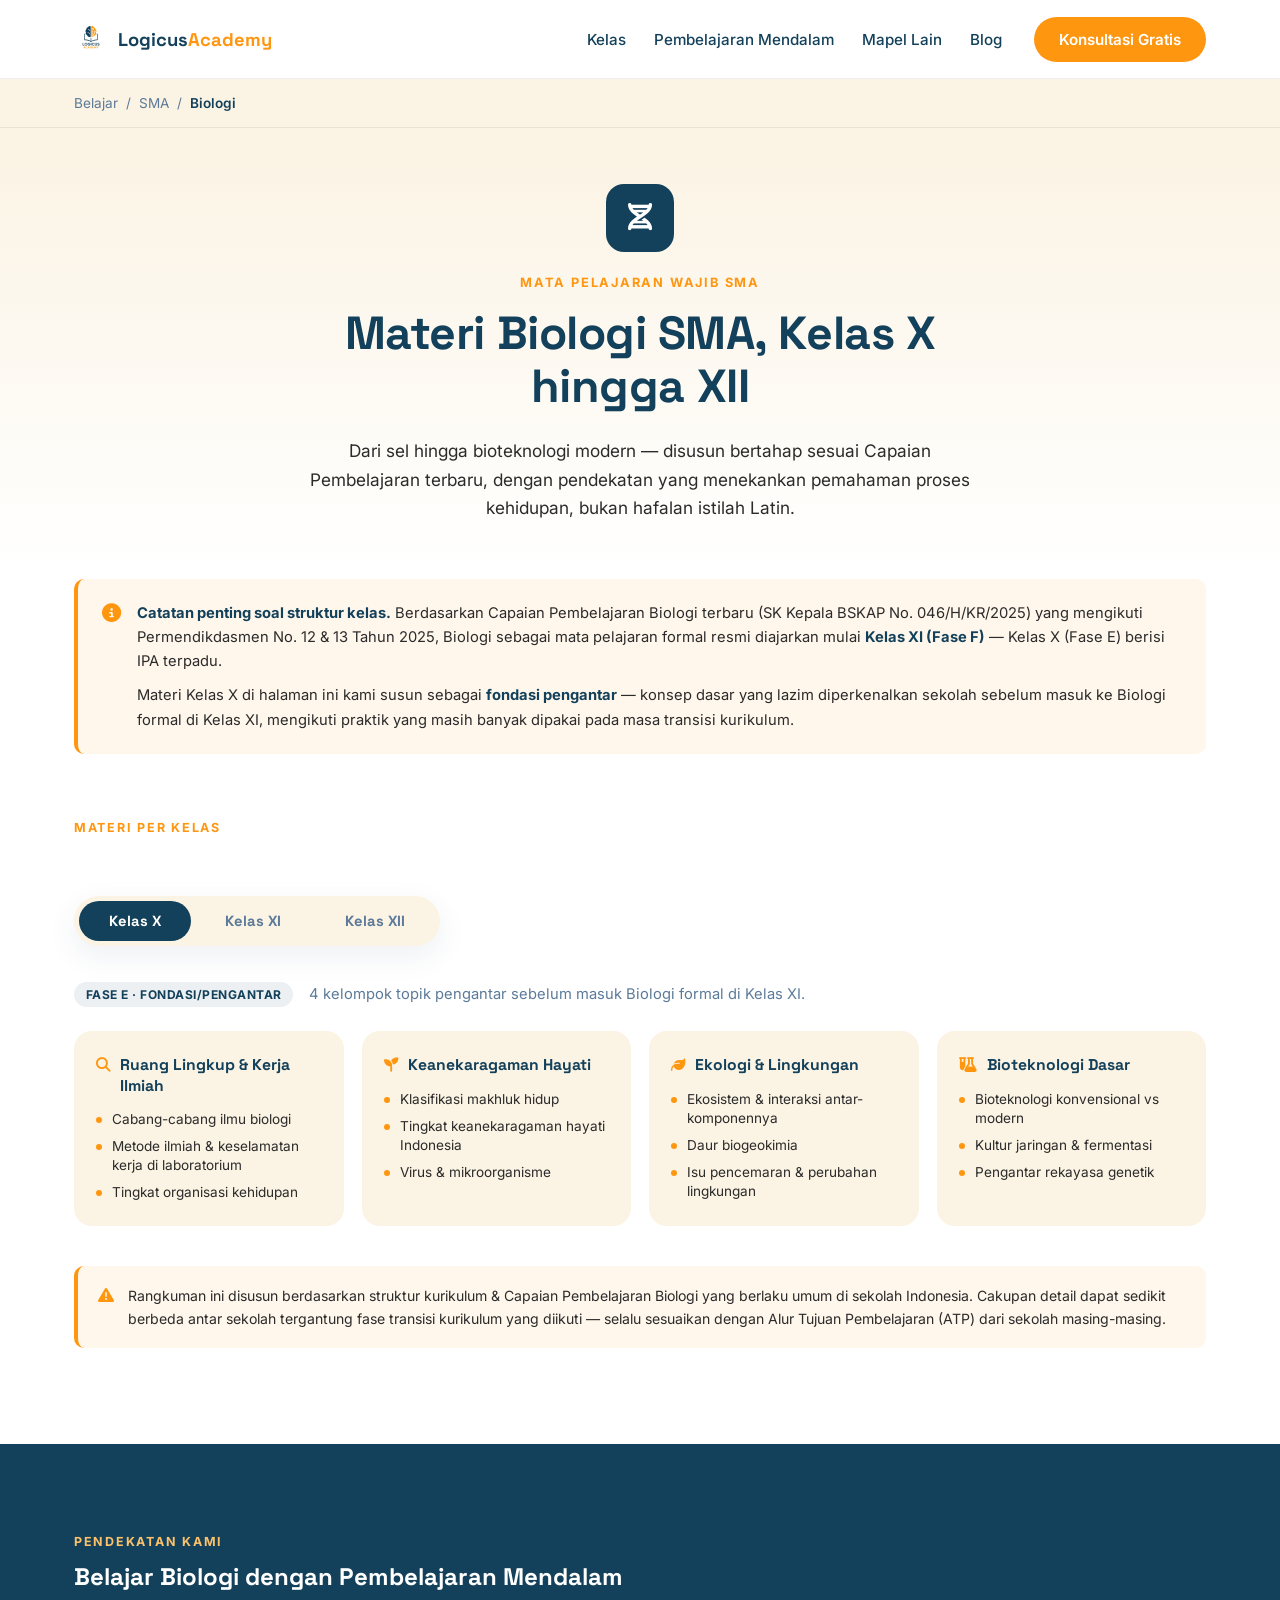
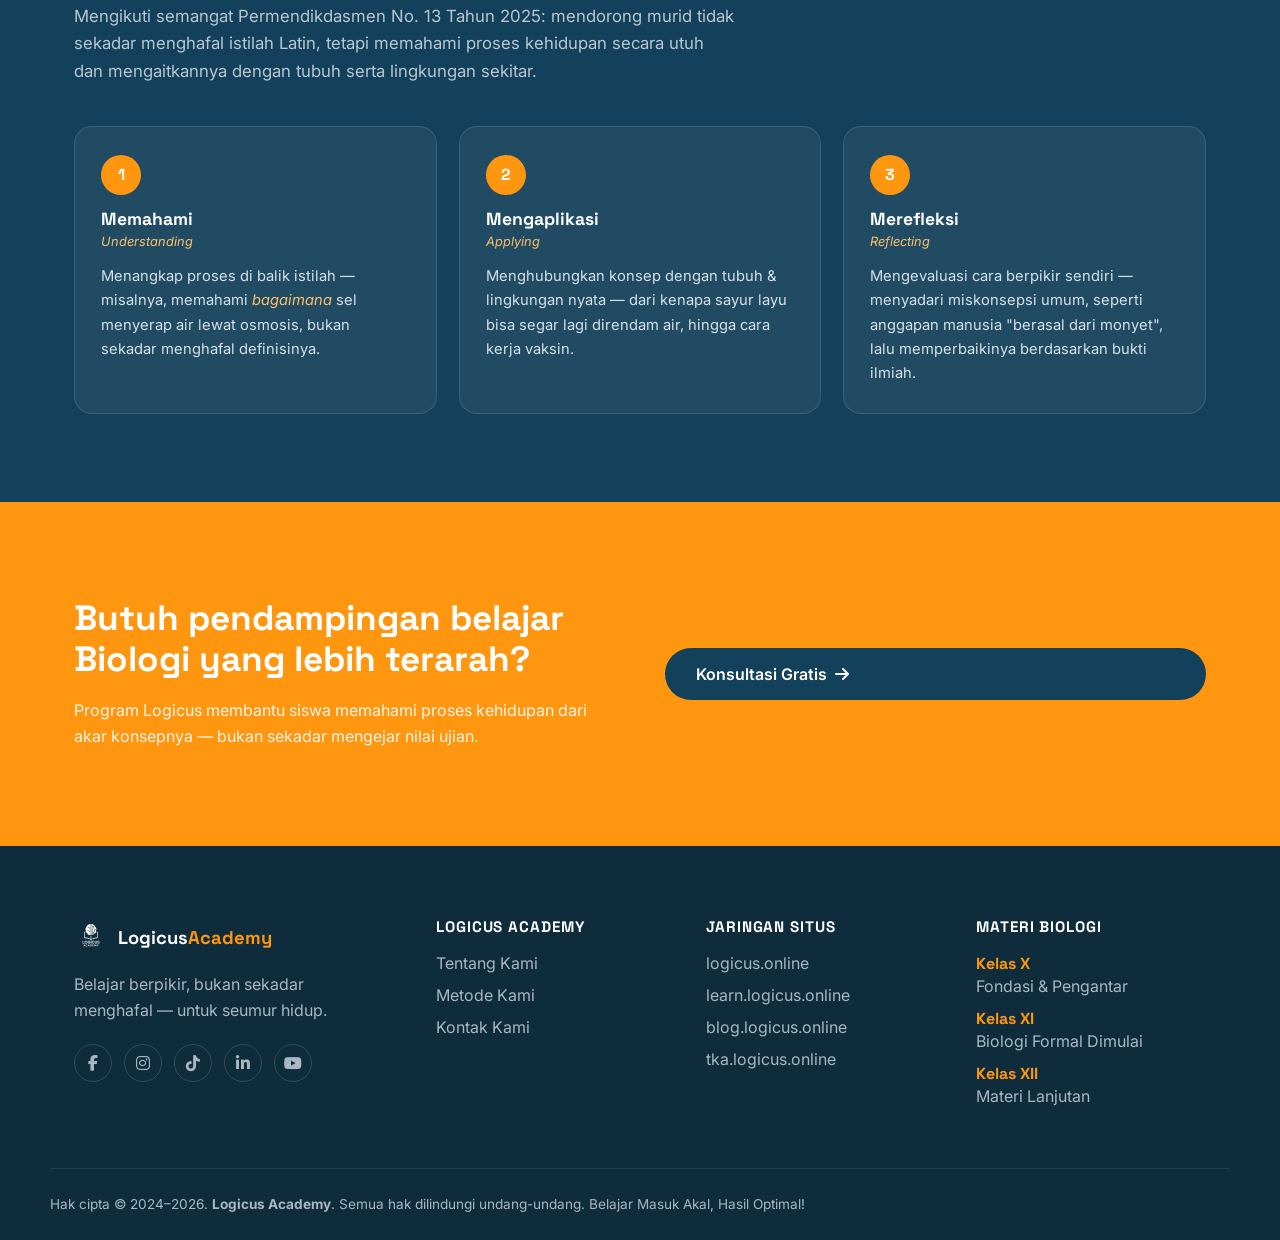
<file: biologi.html>
<!DOCTYPE html>
<html lang="id">
<head>
    <meta charset="UTF-8">
    <meta name="viewport" content="width=device-width, initial-scale=1.0">
    <title>Materi Biologi SMA Kelas X, XI &amp; XII — Logicus Academy</title>
    <meta name="description" content="Materi Biologi SMA lengkap untuk Kelas X, XI, dan XII — disusun mengikuti Capaian Pembelajaran terbaru dan pendekatan Pembelajaran Mendalam, dengan fokus memahami konsep bukan menghafal istilah.">
    <link rel="preconnect" href="https://fonts.googleapis.com">
    <link rel="preconnect" href="https://fonts.gstatic.com" crossorigin>
    <link href="https://fonts.googleapis.com/css2?family=Space+Grotesk:wght@500;600;700&family=Inter:wght@400;500;600;700&display=swap" rel="stylesheet">
    <link rel="stylesheet" href="https://cdnjs.cloudflare.com/ajax/libs/font-awesome/6.5.1/css/all.min.css">
    <link rel="stylesheet" href="style.css">
    <link rel="stylesheet" href="biologi.css">
</head>
<body>

    <a class="skip-link" href="#main">Langsung ke konten</a>

    <!-- Official vectorized logo (traced 1:1 from master file) reused via <use> -->
    <svg style="position:absolute;width:0;height:0;overflow:hidden" aria-hidden="true">
        <symbol id="logicus-logo-full" viewBox="0 0 500 500">
            <path d="M 306.25,336.00 L 306.00,336.25 L 306.00,363.75 L 306.75,365.00 L 306.75,365.75 L 308.00,368.75 L 310.50,371.75 L 313.25,373.75 L 314.00,373.75 L 315.75,374.75 L 317.00,374.75 L 318.25,375.50 L 326.25,375.50 L 327.50,374.75 L 328.50,374.75 L 329.75,374.00 L 332.25,373.25 L 334.25,371.75 L 336.75,368.75 L 337.00,367.25 L 338.25,365.50 L 338.50,362.00 L 338.75,361.75 L 338.75,336.50 L 338.25,336.00 L 331.00,336.00 L 330.75,336.25 L 330.75,362.00 L 328.75,365.75 L 325.50,368.00 L 319.50,368.00 L 318.25,367.00 L 317.25,366.75 L 315.50,365.25 L 314.00,362.00 L 314.00,360.75 L 313.75,360.50 L 313.75,337.50 L 314.00,336.25 L 313.75,336.00 Z M 248.25,336.00 L 248.00,336.25 L 248.00,374.50 L 248.25,374.75 L 255.75,374.75 L 256.25,374.25 L 256.25,336.50 L 255.75,336.00 Z M 127.75,336.00 L 127.25,336.50 L 127.50,337.75 L 127.25,338.50 L 127.25,344.75 L 127.50,345.00 L 127.50,346.25 L 127.25,346.50 L 127.25,374.25 L 127.75,374.75 L 152.75,374.75 L 153.00,374.50 L 153.00,368.25 L 152.50,367.75 L 135.75,367.75 L 135.00,366.75 L 135.00,337.50 L 135.25,336.50 L 134.75,336.00 Z M 356.00,335.00 L 351.00,337.00 L 347.00,341.00 L 346.00,343.25 L 345.50,345.75 L 345.50,347.75 L 345.75,348.00 L 346.00,350.50 L 347.00,352.75 L 350.00,355.75 L 354.75,357.75 L 355.75,357.75 L 358.00,358.50 L 359.50,358.50 L 362.00,359.75 L 363.00,359.75 L 364.25,360.50 L 366.00,362.50 L 366.00,365.50 L 365.50,366.50 L 363.25,368.50 L 362.00,369.00 L 359.00,369.25 L 358.75,369.00 L 356.75,369.00 L 356.25,368.50 L 355.25,368.25 L 353.75,366.75 L 352.25,364.00 L 345.00,364.00 L 344.75,364.25 L 345.00,367.25 L 346.00,368.50 L 347.00,370.75 L 350.75,373.75 L 352.25,374.00 L 353.25,374.75 L 354.50,374.75 L 355.50,375.50 L 363.00,375.50 L 364.25,374.75 L 365.50,374.75 L 366.25,374.00 L 368.00,373.50 L 369.75,372.50 L 371.50,370.75 L 373.75,367.00 L 373.75,365.25 L 374.00,365.00 L 373.75,359.75 L 372.50,357.25 L 369.75,354.75 L 366.75,353.75 L 365.75,353.00 L 364.50,353.00 L 362.75,352.25 L 361.50,352.25 L 358.75,351.00 L 355.25,350.00 L 353.25,347.50 L 353.25,345.00 L 353.75,343.50 L 355.50,341.75 L 356.75,341.00 L 360.50,340.75 L 361.50,341.50 L 363.50,342.25 L 365.75,345.00 L 366.00,346.25 L 366.75,346.75 L 367.50,346.50 L 373.25,346.50 L 373.50,345.25 L 372.75,344.00 L 372.75,343.00 L 372.00,342.00 L 371.50,340.50 L 370.00,338.75 L 367.75,337.00 L 366.50,336.75 L 365.50,336.00 L 364.75,336.00 L 362.50,335.00 Z M 277.25,335.25 L 276.25,336.00 L 275.50,336.00 L 274.25,336.75 L 272.75,337.00 L 270.00,339.00 L 269.50,339.00 L 267.00,341.25 L 266.75,342.00 L 265.00,344.00 L 264.75,345.00 L 263.25,347.50 L 262.25,351.75 L 262.25,358.50 L 263.00,361.00 L 263.00,362.25 L 263.75,363.25 L 265.00,366.25 L 266.75,368.50 L 269.75,371.50 L 272.75,373.50 L 275.25,374.00 L 276.25,374.75 L 277.50,374.75 L 278.50,375.50 L 286.00,375.50 L 287.25,374.75 L 288.75,374.50 L 289.25,374.00 L 291.00,373.75 L 293.25,372.00 L 294.25,371.75 L 297.50,368.50 L 298.00,367.25 L 299.50,365.50 L 300.25,362.50 L 299.00,362.00 L 292.25,362.25 L 290.00,364.75 L 289.50,365.75 L 288.50,366.00 L 285.25,368.00 L 279.25,368.00 L 278.50,367.75 L 276.25,366.25 L 275.25,366.00 L 272.50,363.25 L 271.75,361.25 L 270.75,359.75 L 270.50,357.25 L 270.25,357.00 L 270.25,353.50 L 271.00,349.75 L 272.50,347.25 L 274.75,344.75 L 275.75,344.50 L 278.25,342.75 L 285.25,342.75 L 288.00,344.50 L 289.50,345.00 L 291.75,348.25 L 292.50,348.75 L 299.50,348.75 L 300.00,348.25 L 299.75,346.50 L 297.50,342.25 L 294.00,338.75 L 291.50,337.00 L 290.00,336.75 L 287.25,335.25 L 286.00,335.25 L 285.75,335.00 Z M 216.75,335.25 L 213.75,336.75 L 212.50,337.00 L 210.25,338.75 L 209.25,339.00 L 206.00,342.50 L 205.75,343.25 L 204.25,345.00 L 204.00,346.50 L 203.25,347.25 L 202.00,351.75 L 202.00,359.25 L 202.50,361.50 L 204.00,364.25 L 204.00,365.25 L 206.00,368.25 L 209.50,371.75 L 210.00,371.75 L 212.75,373.75 L 214.50,374.00 L 215.75,374.75 L 217.00,374.75 L 218.25,375.50 L 225.50,375.50 L 227.00,374.75 L 228.50,374.75 L 229.75,374.00 L 232.25,373.50 L 235.25,371.50 L 238.00,368.75 L 240.75,363.50 L 241.25,359.75 L 241.25,354.00 L 240.50,353.50 L 222.50,353.50 L 222.00,354.00 L 222.00,360.25 L 222.25,360.50 L 232.50,360.50 L 233.00,361.00 L 233.00,361.50 L 232.00,362.50 L 231.75,363.50 L 229.00,366.25 L 226.00,368.00 L 218.50,368.00 L 215.75,366.25 L 214.25,365.75 L 212.00,363.00 L 210.75,360.00 L 210.50,358.25 L 210.00,357.75 L 210.00,352.75 L 210.75,351.50 L 210.75,350.75 L 211.50,349.50 L 211.75,348.25 L 215.00,344.75 L 217.50,343.75 L 218.75,342.75 L 225.00,342.75 L 229.25,345.00 L 232.25,348.50 L 240.25,348.50 L 240.75,348.00 L 240.75,347.50 L 239.50,345.75 L 238.75,343.25 L 234.50,338.75 L 233.50,338.25 L 232.25,337.00 L 230.50,336.75 L 229.50,336.00 L 228.50,336.00 L 227.50,335.25 L 226.50,335.00 Z M 171.50,335.25 L 170.50,336.00 L 169.75,336.00 L 167.75,337.00 L 167.00,337.00 L 164.25,339.00 L 163.75,339.00 L 161.00,341.50 L 158.25,345.25 L 158.00,346.25 L 157.25,347.25 L 157.00,349.50 L 156.25,350.75 L 156.25,352.25 L 155.75,353.75 L 155.75,356.25 L 156.25,358.00 L 156.25,359.75 L 157.00,360.75 L 157.25,363.00 L 158.00,364.50 L 158.75,365.25 L 159.25,366.75 L 164.25,371.75 L 165.25,372.00 L 167.75,373.75 L 169.50,374.00 L 173.00,375.50 L 180.25,375.50 L 181.25,374.75 L 182.50,374.75 L 183.50,374.00 L 185.25,373.75 L 187.50,372.50 L 190.50,370.00 L 191.25,369.75 L 192.00,368.50 L 193.75,366.75 L 194.75,364.50 L 195.75,363.25 L 195.75,362.25 L 196.50,360.00 L 196.50,358.75 L 197.00,357.75 L 197.00,354.50 L 196.50,352.75 L 196.50,351.00 L 195.75,348.00 L 193.50,343.75 L 192.00,342.25 L 191.50,341.25 L 189.25,339.25 L 187.00,338.00 L 186.00,337.00 L 184.25,336.75 L 181.50,335.25 L 180.00,335.25 L 179.75,335.00 Z M 173.00,342.75 L 179.75,342.75 L 184.00,345.00 L 186.00,347.00 L 187.00,349.00 L 187.75,349.75 L 188.75,353.75 L 188.75,357.75 L 187.50,361.50 L 186.75,362.25 L 186.50,363.00 L 183.50,366.00 L 183.00,366.00 L 179.25,368.00 L 173.50,368.00 L 172.50,367.25 L 169.50,366.00 L 166.75,363.50 L 166.50,362.75 L 165.25,361.25 L 164.75,360.00 L 164.50,357.75 L 163.75,356.25 L 163.75,354.00 L 164.50,352.50 L 164.50,351.00 L 165.00,349.25 L 168.50,345.00 Z M 152.00,204.50 L 151.50,292.75 L 155.50,296.75 L 176.75,297.75 L 199.25,301.75 L 218.75,307.75 L 232.75,313.75 L 244.25,320.75 L 250.50,321.75 L 254.50,320.75 L 275.00,309.75 L 292.00,303.75 L 323.50,297.75 L 342.25,297.25 L 346.00,295.50 L 347.50,293.25 L 347.50,205.25 L 344.25,200.75 L 333.25,200.75 L 330.50,209.75 L 338.75,210.50 L 338.50,287.25 L 308.00,290.25 L 290.50,294.25 L 273.25,300.00 L 254.75,309.25 L 253.75,308.75 L 253.75,263.00 L 250.25,259.00 L 248.50,259.00 L 245.50,262.00 L 244.75,309.00 L 220.25,298.00 L 200.25,292.25 L 176.25,288.25 L 160.75,287.25 L 160.50,210.50 L 168.75,208.75 L 165.50,200.50 L 155.75,200.50 Z M 236.25,88.75 L 229.50,89.25 L 228.25,90.00 L 222.75,91.00 L 221.00,92.25 L 218.50,93.00 L 211.25,99.00 L 207.25,105.25 L 200.75,107.00 L 199.75,108.00 L 197.00,109.00 L 194.25,110.75 L 190.00,114.75 L 187.25,118.25 L 185.00,122.50 L 183.00,129.00 L 182.50,135.50 L 177.00,140.25 L 173.00,146.25 L 171.00,150.50 L 170.75,153.25 L 169.25,157.75 L 169.25,167.00 L 171.00,173.75 L 175.00,181.00 L 175.00,182.50 L 173.25,186.25 L 172.75,189.00 L 172.50,195.25 L 173.00,199.25 L 175.25,205.50 L 176.00,206.00 L 177.00,208.50 L 181.25,213.75 L 185.50,217.50 L 189.75,219.75 L 191.75,221.75 L 193.00,226.50 L 196.25,232.75 L 203.50,240.75 L 209.00,244.50 L 213.50,246.75 L 215.50,247.00 L 218.50,248.50 L 223.50,249.00 L 228.75,250.50 L 236.50,250.50 L 241.25,248.75 L 244.00,246.00 L 245.50,241.75 L 245.50,98.25 L 244.75,94.00 L 242.75,91.50 L 238.25,89.00 Z M 199.50,179.75 L 200.50,178.75 L 203.25,178.75 L 206.25,181.75 L 209.25,183.50 L 210.25,183.75 L 211.25,184.50 L 213.75,185.00 L 214.75,185.75 L 217.00,186.50 L 219.00,186.75 L 219.75,187.50 L 223.50,189.00 L 224.00,189.75 L 225.25,190.25 L 227.25,191.75 L 229.75,194.25 L 230.00,195.00 L 231.25,196.25 L 231.75,197.50 L 233.00,199.00 L 233.00,199.75 L 233.75,201.25 L 234.25,203.50 L 235.00,204.75 L 235.00,207.75 L 234.00,209.25 L 233.00,210.00 L 231.25,210.25 L 230.50,210.00 L 229.25,208.75 L 228.00,206.00 L 227.50,203.25 L 226.75,201.75 L 224.75,198.75 L 222.50,196.50 L 218.50,194.00 L 217.50,194.00 L 216.00,193.00 L 214.50,192.75 L 212.75,192.00 L 211.75,192.00 L 208.25,190.25 L 207.00,190.00 L 202.25,187.00 L 199.75,184.50 L 198.75,182.75 L 198.75,181.00 Z M 207.25,133.25 L 210.75,133.25 L 211.75,133.75 L 213.50,133.75 L 216.50,135.50 L 217.75,135.75 L 220.25,137.75 L 220.75,137.75 L 225.25,142.25 L 226.00,143.75 L 227.00,144.75 L 227.00,145.25 L 229.00,148.75 L 229.25,150.50 L 230.00,152.50 L 230.00,153.75 L 230.50,155.00 L 230.50,158.50 L 230.00,159.25 L 230.00,160.00 L 229.25,161.00 L 228.25,161.50 L 226.25,161.50 L 224.75,160.25 L 223.75,157.75 L 223.75,154.75 L 223.00,152.00 L 221.75,150.00 L 221.50,148.75 L 219.75,146.75 L 219.50,146.00 L 217.25,143.75 L 215.00,142.00 L 212.25,141.00 L 211.00,140.00 L 207.00,139.25 L 205.75,138.00 L 205.25,137.00 L 205.25,135.75 L 205.75,134.25 Z" fill="#13405A" fill-rule="evenodd"/>
            <path d="M 335.75,389.25 L 335.75,390.00 L 336.75,391.50 L 337.25,393.00 L 338.75,395.00 L 339.00,396.25 L 340.50,398.00 L 341.25,400.00 L 342.50,401.50 L 343.25,403.50 L 345.00,406.00 L 345.00,416.50 L 345.50,417.00 L 350.50,417.00 L 351.00,416.50 L 351.00,406.00 L 351.75,405.00 L 352.75,402.50 L 353.75,401.50 L 354.75,399.75 L 354.75,399.25 L 357.50,395.25 L 358.75,392.50 L 359.75,391.50 L 360.25,389.50 L 360.00,389.25 L 354.50,389.25 L 354.00,389.50 L 353.00,390.75 L 351.75,393.75 L 351.00,394.50 L 351.00,395.00 L 350.25,396.50 L 349.00,398.00 L 348.75,399.00 L 348.25,399.50 L 347.75,399.50 L 347.00,398.75 L 346.50,397.00 L 344.75,394.50 L 344.75,394.00 L 343.75,392.00 L 343.00,391.25 L 342.50,389.75 L 341.75,389.25 Z M 297.75,390.25 L 297.75,416.25 L 298.25,417.00 L 303.50,417.00 L 303.75,416.75 L 303.75,400.00 L 304.25,399.50 L 305.25,400.25 L 306.00,402.00 L 307.25,403.25 L 308.00,405.00 L 312.00,410.75 L 313.50,410.75 L 314.50,410.00 L 315.75,407.50 L 316.75,406.50 L 317.00,405.50 L 318.75,403.25 L 319.75,401.25 L 321.25,400.25 L 321.75,400.75 L 321.75,416.50 L 322.25,417.00 L 327.50,417.00 L 327.75,416.75 L 327.75,389.50 L 327.50,389.25 L 321.25,389.25 L 319.25,392.00 L 318.75,393.25 L 317.75,394.25 L 316.75,396.50 L 315.50,397.75 L 315.00,399.00 L 313.25,401.25 L 312.75,401.25 L 311.75,400.25 L 310.75,398.25 L 309.75,397.25 L 309.50,396.25 L 307.75,394.25 L 307.50,393.25 L 304.50,389.25 L 298.25,389.25 Z M 271.00,389.25 L 270.25,390.50 L 270.25,416.50 L 271.00,417.00 L 288.50,417.00 L 288.75,416.75 L 288.75,412.00 L 288.25,411.50 L 287.25,411.75 L 284.25,411.75 L 284.00,411.50 L 282.75,411.75 L 280.00,411.75 L 279.75,411.50 L 277.25,411.75 L 276.50,410.75 L 276.50,406.75 L 277.25,406.00 L 287.00,406.00 L 287.50,405.50 L 287.50,401.25 L 287.00,400.75 L 278.50,400.75 L 278.25,401.00 L 277.00,400.75 L 276.50,400.25 L 276.50,395.25 L 277.50,394.25 L 278.25,394.50 L 288.25,394.50 L 288.75,394.00 L 288.75,389.50 L 288.50,389.25 Z M 237.75,389.25 L 237.25,389.75 L 237.25,416.50 L 237.75,417.00 L 250.50,417.00 L 250.75,416.75 L 253.50,416.50 L 255.25,415.25 L 257.00,414.75 L 258.50,413.50 L 260.50,411.00 L 260.75,409.75 L 261.75,408.25 L 262.00,406.25 L 262.50,405.00 L 262.50,400.75 L 261.75,398.00 L 261.00,397.00 L 260.75,395.75 L 260.00,394.50 L 258.00,392.25 L 254.50,390.00 L 253.25,390.00 L 250.75,389.25 Z M 244.25,394.50 L 250.00,394.75 L 252.50,395.75 L 254.75,398.00 L 255.00,399.00 L 256.00,400.50 L 256.25,403.25 L 256.00,403.50 L 255.75,406.50 L 255.00,407.25 L 254.75,408.25 L 251.75,411.00 L 250.00,411.50 L 245.75,411.75 L 245.50,411.50 L 244.00,411.50 L 243.25,410.75 L 243.25,395.25 Z M 213.25,389.25 L 212.25,390.50 L 211.75,393.00 L 211.00,394.00 L 211.00,394.75 L 210.00,396.50 L 209.75,398.25 L 209.00,399.25 L 208.00,401.75 L 208.00,403.00 L 206.25,406.25 L 205.75,408.75 L 204.25,411.50 L 203.75,414.00 L 203.25,414.50 L 202.50,416.50 L 203.00,417.00 L 208.50,417.00 L 209.25,416.25 L 209.75,414.00 L 211.25,411.75 L 221.50,411.75 L 222.75,413.50 L 223.50,416.00 L 224.25,417.00 L 229.75,417.00 L 230.25,416.25 L 229.50,415.25 L 229.50,414.25 L 227.75,410.75 L 227.50,409.00 L 225.75,405.25 L 224.75,402.00 L 223.75,400.75 L 223.50,398.75 L 223.00,398.00 L 222.75,396.75 L 221.75,395.25 L 221.00,392.25 L 220.00,390.75 L 219.75,389.75 L 219.25,389.25 Z M 216.25,397.25 L 217.25,398.25 L 218.00,401.50 L 219.75,405.00 L 219.75,405.50 L 219.00,406.25 L 218.25,406.50 L 213.50,406.25 L 213.00,405.75 L 213.00,405.00 L 213.75,403.75 L 214.00,401.75 L 214.50,401.25 L 215.75,397.75 Z M 149.00,389.50 L 148.00,391.00 L 147.75,392.25 L 147.25,393.00 L 147.00,394.75 L 146.00,396.25 L 145.00,399.00 L 145.00,399.75 L 144.00,401.25 L 143.75,403.00 L 143.25,403.50 L 143.25,404.25 L 141.75,407.50 L 141.00,410.25 L 140.00,411.75 L 140.00,412.75 L 138.50,416.00 L 138.50,416.75 L 138.75,417.00 L 144.25,417.00 L 145.50,414.75 L 146.00,412.75 L 147.25,411.75 L 156.75,411.75 L 158.00,412.75 L 158.25,413.75 L 158.75,414.00 L 159.00,415.75 L 159.50,416.75 L 160.00,417.00 L 165.50,417.00 L 165.75,415.75 L 164.75,414.00 L 164.75,412.75 L 163.00,409.75 L 162.75,407.50 L 160.75,403.75 L 160.75,402.50 L 159.75,401.00 L 158.75,398.50 L 158.75,397.50 L 157.75,396.00 L 157.25,394.00 L 156.75,393.25 L 156.75,392.25 L 156.00,391.25 L 155.50,389.75 L 154.75,389.25 L 149.50,389.25 Z M 151.75,397.50 L 152.25,397.50 L 153.00,398.25 L 153.25,400.50 L 155.00,404.00 L 155.25,405.75 L 154.50,406.50 L 153.25,406.25 L 151.00,406.50 L 150.75,406.25 L 149.25,406.25 L 148.75,405.75 L 149.75,402.00 L 150.75,400.50 L 151.00,398.50 Z M 178.00,390.00 L 175.25,391.75 L 173.25,393.75 L 171.75,396.75 L 171.00,397.50 L 170.75,400.25 L 170.50,400.50 L 170.50,406.00 L 171.00,407.50 L 171.00,408.75 L 172.75,411.25 L 173.25,412.50 L 175.25,414.50 L 178.75,416.75 L 182.00,417.00 L 183.75,417.75 L 186.25,417.75 L 188.75,417.00 L 191.00,416.75 L 193.25,415.00 L 194.00,414.75 L 195.75,413.00 L 197.00,410.25 L 197.50,409.75 L 197.50,408.75 L 197.25,408.50 L 196.75,408.75 L 191.25,408.75 L 189.25,411.00 L 188.75,411.00 L 187.00,412.00 L 183.00,412.00 L 181.50,411.50 L 178.75,409.50 L 176.75,406.25 L 176.75,404.50 L 176.50,404.25 L 176.75,400.00 L 178.00,397.75 L 179.75,395.75 L 181.00,395.00 L 182.75,394.75 L 183.50,394.25 L 185.50,394.25 L 188.00,395.00 L 189.25,395.75 L 191.75,398.25 L 197.00,398.25 L 197.50,397.75 L 197.50,397.25 L 196.00,395.00 L 195.75,394.00 L 194.00,392.00 L 191.50,390.00 L 190.75,390.00 L 189.50,389.25 L 188.50,389.25 L 187.25,388.75 L 182.50,388.75 L 181.50,389.25 L 180.00,389.25 L 179.25,389.75 Z M 304.25,163.00 L 301.75,164.25 L 300.00,165.75 L 299.25,168.25 L 299.50,171.50 L 301.00,173.75 L 302.50,174.75 L 307.25,174.75 L 309.25,173.25 L 310.75,171.00 L 310.75,169.50 L 311.00,169.25 L 310.75,167.50 L 310.00,166.75 L 309.50,165.25 L 308.00,164.00 L 306.25,163.25 Z M 278.50,122.00 L 276.75,123.25 L 275.25,126.50 L 275.25,128.50 L 276.00,130.25 L 278.25,132.75 L 279.25,133.25 L 282.75,133.25 L 283.50,133.00 L 285.75,131.25 L 285.75,130.75 L 286.75,129.25 L 286.75,125.50 L 285.75,123.50 L 284.00,122.00 L 283.25,121.75 Z M 262.25,88.75 L 257.75,90.50 L 254.00,95.75 L 254.00,243.00 L 256.75,247.50 L 263.00,250.50 L 264.00,250.00 L 264.00,172.50 L 266.75,165.50 L 275.75,155.00 L 277.75,150.75 L 277.75,140.00 L 273.50,137.75 L 268.75,130.75 L 268.75,124.00 L 274.25,116.50 L 283.00,114.50 L 287.75,116.25 L 291.00,119.25 L 294.00,126.75 L 291.25,135.25 L 284.25,140.50 L 283.75,155.25 L 274.25,167.25 L 271.00,173.75 L 271.00,250.00 L 280.25,248.50 L 282.50,246.75 L 282.50,212.50 L 284.25,207.25 L 289.00,202.00 L 299.25,196.00 L 301.75,192.00 L 301.75,182.00 L 294.25,176.25 L 292.00,169.75 L 294.00,163.00 L 300.75,157.00 L 309.25,157.00 L 315.00,161.25 L 317.00,165.00 L 317.50,170.50 L 314.75,177.75 L 308.75,182.00 L 308.75,193.25 L 307.00,197.75 L 303.25,201.75 L 292.25,208.25 L 290.00,211.25 L 290.25,244.00 L 299.50,236.25 L 304.75,224.50 L 314.50,218.75 L 318.75,214.50 L 322.75,207.75 L 325.25,198.50 L 325.25,189.75 L 323.50,181.75 L 328.75,172.00 L 329.75,161.00 L 326.75,148.25 L 322.50,141.25 L 312.50,132.50 L 311.50,123.50 L 306.75,114.75 L 299.50,109.00 L 291.50,106.50 L 285.50,97.50 L 280.00,93.25 L 269.25,89.00 Z" fill="#FF9610" fill-rule="evenodd"/>
        </symbol>
        <symbol id="logicus-logo-white" viewBox="0 0 500 500">
            <path d="M 306.25,336.00 L 306.00,336.25 L 306.00,363.75 L 306.75,365.00 L 306.75,365.75 L 308.00,368.75 L 310.50,371.75 L 313.25,373.75 L 314.00,373.75 L 315.75,374.75 L 317.00,374.75 L 318.25,375.50 L 326.25,375.50 L 327.50,374.75 L 328.50,374.75 L 329.75,374.00 L 332.25,373.25 L 334.25,371.75 L 336.75,368.75 L 337.00,367.25 L 338.25,365.50 L 338.50,362.00 L 338.75,361.75 L 338.75,336.50 L 338.25,336.00 L 331.00,336.00 L 330.75,336.25 L 330.75,362.00 L 328.75,365.75 L 325.50,368.00 L 319.50,368.00 L 318.25,367.00 L 317.25,366.75 L 315.50,365.25 L 314.00,362.00 L 314.00,360.75 L 313.75,360.50 L 313.75,337.50 L 314.00,336.25 L 313.75,336.00 Z M 248.25,336.00 L 248.00,336.25 L 248.00,374.50 L 248.25,374.75 L 255.75,374.75 L 256.25,374.25 L 256.25,336.50 L 255.75,336.00 Z M 127.75,336.00 L 127.25,336.50 L 127.50,337.75 L 127.25,338.50 L 127.25,344.75 L 127.50,345.00 L 127.50,346.25 L 127.25,346.50 L 127.25,374.25 L 127.75,374.75 L 152.75,374.75 L 153.00,374.50 L 153.00,368.25 L 152.50,367.75 L 135.75,367.75 L 135.00,366.75 L 135.00,337.50 L 135.25,336.50 L 134.75,336.00 Z M 356.00,335.00 L 351.00,337.00 L 347.00,341.00 L 346.00,343.25 L 345.50,345.75 L 345.50,347.75 L 345.75,348.00 L 346.00,350.50 L 347.00,352.75 L 350.00,355.75 L 354.75,357.75 L 355.75,357.75 L 358.00,358.50 L 359.50,358.50 L 362.00,359.75 L 363.00,359.75 L 364.25,360.50 L 366.00,362.50 L 366.00,365.50 L 365.50,366.50 L 363.25,368.50 L 362.00,369.00 L 359.00,369.25 L 358.75,369.00 L 356.75,369.00 L 356.25,368.50 L 355.25,368.25 L 353.75,366.75 L 352.25,364.00 L 345.00,364.00 L 344.75,364.25 L 345.00,367.25 L 346.00,368.50 L 347.00,370.75 L 350.75,373.75 L 352.25,374.00 L 353.25,374.75 L 354.50,374.75 L 355.50,375.50 L 363.00,375.50 L 364.25,374.75 L 365.50,374.75 L 366.25,374.00 L 368.00,373.50 L 369.75,372.50 L 371.50,370.75 L 373.75,367.00 L 373.75,365.25 L 374.00,365.00 L 373.75,359.75 L 372.50,357.25 L 369.75,354.75 L 366.75,353.75 L 365.75,353.00 L 364.50,353.00 L 362.75,352.25 L 361.50,352.25 L 358.75,351.00 L 355.25,350.00 L 353.25,347.50 L 353.25,345.00 L 353.75,343.50 L 355.50,341.75 L 356.75,341.00 L 360.50,340.75 L 361.50,341.50 L 363.50,342.25 L 365.75,345.00 L 366.00,346.25 L 366.75,346.75 L 367.50,346.50 L 373.25,346.50 L 373.50,345.25 L 372.75,344.00 L 372.75,343.00 L 372.00,342.00 L 371.50,340.50 L 370.00,338.75 L 367.75,337.00 L 366.50,336.75 L 365.50,336.00 L 364.75,336.00 L 362.50,335.00 Z M 277.25,335.25 L 276.25,336.00 L 275.50,336.00 L 274.25,336.75 L 272.75,337.00 L 270.00,339.00 L 269.50,339.00 L 267.00,341.25 L 266.75,342.00 L 265.00,344.00 L 264.75,345.00 L 263.25,347.50 L 262.25,351.75 L 262.25,358.50 L 263.00,361.00 L 263.00,362.25 L 263.75,363.25 L 265.00,366.25 L 266.75,368.50 L 269.75,371.50 L 272.75,373.50 L 275.25,374.00 L 276.25,374.75 L 277.50,374.75 L 278.50,375.50 L 286.00,375.50 L 287.25,374.75 L 288.75,374.50 L 289.25,374.00 L 291.00,373.75 L 293.25,372.00 L 294.25,371.75 L 297.50,368.50 L 298.00,367.25 L 299.50,365.50 L 300.25,362.50 L 299.00,362.00 L 292.25,362.25 L 290.00,364.75 L 289.50,365.75 L 288.50,366.00 L 285.25,368.00 L 279.25,368.00 L 278.50,367.75 L 276.25,366.25 L 275.25,366.00 L 272.50,363.25 L 271.75,361.25 L 270.75,359.75 L 270.50,357.25 L 270.25,357.00 L 270.25,353.50 L 271.00,349.75 L 272.50,347.25 L 274.75,344.75 L 275.75,344.50 L 278.25,342.75 L 285.25,342.75 L 288.00,344.50 L 289.50,345.00 L 291.75,348.25 L 292.50,348.75 L 299.50,348.75 L 300.00,348.25 L 299.75,346.50 L 297.50,342.25 L 294.00,338.75 L 291.50,337.00 L 290.00,336.75 L 287.25,335.25 L 286.00,335.25 L 285.75,335.00 Z M 216.75,335.25 L 213.75,336.75 L 212.50,337.00 L 210.25,338.75 L 209.25,339.00 L 206.00,342.50 L 205.75,343.25 L 204.25,345.00 L 204.00,346.50 L 203.25,347.25 L 202.00,351.75 L 202.00,359.25 L 202.50,361.50 L 204.00,364.25 L 204.00,365.25 L 206.00,368.25 L 209.50,371.75 L 210.00,371.75 L 212.75,373.75 L 214.50,374.00 L 215.75,374.75 L 217.00,374.75 L 218.25,375.50 L 225.50,375.50 L 227.00,374.75 L 228.50,374.75 L 229.75,374.00 L 232.25,373.50 L 235.25,371.50 L 238.00,368.75 L 240.75,363.50 L 241.25,359.75 L 241.25,354.00 L 240.50,353.50 L 222.50,353.50 L 222.00,354.00 L 222.00,360.25 L 222.25,360.50 L 232.50,360.50 L 233.00,361.00 L 233.00,361.50 L 232.00,362.50 L 231.75,363.50 L 229.00,366.25 L 226.00,368.00 L 218.50,368.00 L 215.75,366.25 L 214.25,365.75 L 212.00,363.00 L 210.75,360.00 L 210.50,358.25 L 210.00,357.75 L 210.00,352.75 L 210.75,351.50 L 210.75,350.75 L 211.50,349.50 L 211.75,348.25 L 215.00,344.75 L 217.50,343.75 L 218.75,342.75 L 225.00,342.75 L 229.25,345.00 L 232.25,348.50 L 240.25,348.50 L 240.75,348.00 L 240.75,347.50 L 239.50,345.75 L 238.75,343.25 L 234.50,338.75 L 233.50,338.25 L 232.25,337.00 L 230.50,336.75 L 229.50,336.00 L 228.50,336.00 L 227.50,335.25 L 226.50,335.00 Z M 171.50,335.25 L 170.50,336.00 L 169.75,336.00 L 167.75,337.00 L 167.00,337.00 L 164.25,339.00 L 163.75,339.00 L 161.00,341.50 L 158.25,345.25 L 158.00,346.25 L 157.25,347.25 L 157.00,349.50 L 156.25,350.75 L 156.25,352.25 L 155.75,353.75 L 155.75,356.25 L 156.25,358.00 L 156.25,359.75 L 157.00,360.75 L 157.25,363.00 L 158.00,364.50 L 158.75,365.25 L 159.25,366.75 L 164.25,371.75 L 165.25,372.00 L 167.75,373.75 L 169.50,374.00 L 173.00,375.50 L 180.25,375.50 L 181.25,374.75 L 182.50,374.75 L 183.50,374.00 L 185.25,373.75 L 187.50,372.50 L 190.50,370.00 L 191.25,369.75 L 192.00,368.50 L 193.75,366.75 L 194.75,364.50 L 195.75,363.25 L 195.75,362.25 L 196.50,360.00 L 196.50,358.75 L 197.00,357.75 L 197.00,354.50 L 196.50,352.75 L 196.50,351.00 L 195.75,348.00 L 193.50,343.75 L 192.00,342.25 L 191.50,341.25 L 189.25,339.25 L 187.00,338.00 L 186.00,337.00 L 184.25,336.75 L 181.50,335.25 L 180.00,335.25 L 179.75,335.00 Z M 173.00,342.75 L 179.75,342.75 L 184.00,345.00 L 186.00,347.00 L 187.00,349.00 L 187.75,349.75 L 188.75,353.75 L 188.75,357.75 L 187.50,361.50 L 186.75,362.25 L 186.50,363.00 L 183.50,366.00 L 183.00,366.00 L 179.25,368.00 L 173.50,368.00 L 172.50,367.25 L 169.50,366.00 L 166.75,363.50 L 166.50,362.75 L 165.25,361.25 L 164.75,360.00 L 164.50,357.75 L 163.75,356.25 L 163.75,354.00 L 164.50,352.50 L 164.50,351.00 L 165.00,349.25 L 168.50,345.00 Z M 152.00,204.50 L 151.50,292.75 L 155.50,296.75 L 176.75,297.75 L 199.25,301.75 L 218.75,307.75 L 232.75,313.75 L 244.25,320.75 L 250.50,321.75 L 254.50,320.75 L 275.00,309.75 L 292.00,303.75 L 323.50,297.75 L 342.25,297.25 L 346.00,295.50 L 347.50,293.25 L 347.50,205.25 L 344.25,200.75 L 333.25,200.75 L 330.50,209.75 L 338.75,210.50 L 338.50,287.25 L 308.00,290.25 L 290.50,294.25 L 273.25,300.00 L 254.75,309.25 L 253.75,308.75 L 253.75,263.00 L 250.25,259.00 L 248.50,259.00 L 245.50,262.00 L 244.75,309.00 L 220.25,298.00 L 200.25,292.25 L 176.25,288.25 L 160.75,287.25 L 160.50,210.50 L 168.75,208.75 L 165.50,200.50 L 155.75,200.50 Z M 236.25,88.75 L 229.50,89.25 L 228.25,90.00 L 222.75,91.00 L 221.00,92.25 L 218.50,93.00 L 211.25,99.00 L 207.25,105.25 L 200.75,107.00 L 199.75,108.00 L 197.00,109.00 L 194.25,110.75 L 190.00,114.75 L 187.25,118.25 L 185.00,122.50 L 183.00,129.00 L 182.50,135.50 L 177.00,140.25 L 173.00,146.25 L 171.00,150.50 L 170.75,153.25 L 169.25,157.75 L 169.25,167.00 L 171.00,173.75 L 175.00,181.00 L 175.00,182.50 L 173.25,186.25 L 172.75,189.00 L 172.50,195.25 L 173.00,199.25 L 175.25,205.50 L 176.00,206.00 L 177.00,208.50 L 181.25,213.75 L 185.50,217.50 L 189.75,219.75 L 191.75,221.75 L 193.00,226.50 L 196.25,232.75 L 203.50,240.75 L 209.00,244.50 L 213.50,246.75 L 215.50,247.00 L 218.50,248.50 L 223.50,249.00 L 228.75,250.50 L 236.50,250.50 L 241.25,248.75 L 244.00,246.00 L 245.50,241.75 L 245.50,98.25 L 244.75,94.00 L 242.75,91.50 L 238.25,89.00 Z M 199.50,179.75 L 200.50,178.75 L 203.25,178.75 L 206.25,181.75 L 209.25,183.50 L 210.25,183.75 L 211.25,184.50 L 213.75,185.00 L 214.75,185.75 L 217.00,186.50 L 219.00,186.75 L 219.75,187.50 L 223.50,189.00 L 224.00,189.75 L 225.25,190.25 L 227.25,191.75 L 229.75,194.25 L 230.00,195.00 L 231.25,196.25 L 231.75,197.50 L 233.00,199.00 L 233.00,199.75 L 233.75,201.25 L 234.25,203.50 L 235.00,204.75 L 235.00,207.75 L 234.00,209.25 L 233.00,210.00 L 231.25,210.25 L 230.50,210.00 L 229.25,208.75 L 228.00,206.00 L 227.50,203.25 L 226.75,201.75 L 224.75,198.75 L 222.50,196.50 L 218.50,194.00 L 217.50,194.00 L 216.00,193.00 L 214.50,192.75 L 212.75,192.00 L 211.75,192.00 L 208.25,190.25 L 207.00,190.00 L 202.25,187.00 L 199.75,184.50 L 198.75,182.75 L 198.75,181.00 Z M 207.25,133.25 L 210.75,133.25 L 211.75,133.75 L 213.50,133.75 L 216.50,135.50 L 217.75,135.75 L 220.25,137.75 L 220.75,137.75 L 225.25,142.25 L 226.00,143.75 L 227.00,144.75 L 227.00,145.25 L 229.00,148.75 L 229.25,150.50 L 230.00,152.50 L 230.00,153.75 L 230.50,155.00 L 230.50,158.50 L 230.00,159.25 L 230.00,160.00 L 229.25,161.00 L 228.25,161.50 L 226.25,161.50 L 224.75,160.25 L 223.75,157.75 L 223.75,154.75 L 223.00,152.00 L 221.75,150.00 L 221.50,148.75 L 219.75,146.75 L 219.50,146.00 L 217.25,143.75 L 215.00,142.00 L 212.25,141.00 L 211.00,140.00 L 207.00,139.25 L 205.75,138.00 L 205.25,137.00 L 205.25,135.75 L 205.75,134.25 Z" fill="#FFFFFF" fill-rule="evenodd"/>
            <path d="M 335.75,389.25 L 335.75,390.00 L 336.75,391.50 L 337.25,393.00 L 338.75,395.00 L 339.00,396.25 L 340.50,398.00 L 341.25,400.00 L 342.50,401.50 L 343.25,403.50 L 345.00,406.00 L 345.00,416.50 L 345.50,417.00 L 350.50,417.00 L 351.00,416.50 L 351.00,406.00 L 351.75,405.00 L 352.75,402.50 L 353.75,401.50 L 354.75,399.75 L 354.75,399.25 L 357.50,395.25 L 358.75,392.50 L 359.75,391.50 L 360.25,389.50 L 360.00,389.25 L 354.50,389.25 L 354.00,389.50 L 353.00,390.75 L 351.75,393.75 L 351.00,394.50 L 351.00,395.00 L 350.25,396.50 L 349.00,398.00 L 348.75,399.00 L 348.25,399.50 L 347.75,399.50 L 347.00,398.75 L 346.50,397.00 L 344.75,394.50 L 344.75,394.00 L 343.75,392.00 L 343.00,391.25 L 342.50,389.75 L 341.75,389.25 Z M 297.75,390.25 L 297.75,416.25 L 298.25,417.00 L 303.50,417.00 L 303.75,416.75 L 303.75,400.00 L 304.25,399.50 L 305.25,400.25 L 306.00,402.00 L 307.25,403.25 L 308.00,405.00 L 312.00,410.75 L 313.50,410.75 L 314.50,410.00 L 315.75,407.50 L 316.75,406.50 L 317.00,405.50 L 318.75,403.25 L 319.75,401.25 L 321.25,400.25 L 321.75,400.75 L 321.75,416.50 L 322.25,417.00 L 327.50,417.00 L 327.75,416.75 L 327.75,389.50 L 327.50,389.25 L 321.25,389.25 L 319.25,392.00 L 318.75,393.25 L 317.75,394.25 L 316.75,396.50 L 315.50,397.75 L 315.00,399.00 L 313.25,401.25 L 312.75,401.25 L 311.75,400.25 L 310.75,398.25 L 309.75,397.25 L 309.50,396.25 L 307.75,394.25 L 307.50,393.25 L 304.50,389.25 L 298.25,389.25 Z M 271.00,389.25 L 270.25,390.50 L 270.25,416.50 L 271.00,417.00 L 288.50,417.00 L 288.75,416.75 L 288.75,412.00 L 288.25,411.50 L 287.25,411.75 L 284.25,411.75 L 284.00,411.50 L 282.75,411.75 L 280.00,411.75 L 279.75,411.50 L 277.25,411.75 L 276.50,410.75 L 276.50,406.75 L 277.25,406.00 L 287.00,406.00 L 287.50,405.50 L 287.50,401.25 L 287.00,400.75 L 278.50,400.75 L 278.25,401.00 L 277.00,400.75 L 276.50,400.25 L 276.50,395.25 L 277.50,394.25 L 278.25,394.50 L 288.25,394.50 L 288.75,394.00 L 288.75,389.50 L 288.50,389.25 Z M 237.75,389.25 L 237.25,389.75 L 237.25,416.50 L 237.75,417.00 L 250.50,417.00 L 250.75,416.75 L 253.50,416.50 L 255.25,415.25 L 257.00,414.75 L 258.50,413.50 L 260.50,411.00 L 260.75,409.75 L 261.75,408.25 L 262.00,406.25 L 262.50,405.00 L 262.50,400.75 L 261.75,398.00 L 261.00,397.00 L 260.75,395.75 L 260.00,394.50 L 258.00,392.25 L 254.50,390.00 L 253.25,390.00 L 250.75,389.25 Z M 244.25,394.50 L 250.00,394.75 L 252.50,395.75 L 254.75,398.00 L 255.00,399.00 L 256.00,400.50 L 256.25,403.25 L 256.00,403.50 L 255.75,406.50 L 255.00,407.25 L 254.75,408.25 L 251.75,411.00 L 250.00,411.50 L 245.75,411.75 L 245.50,411.50 L 244.00,411.50 L 243.25,410.75 L 243.25,395.25 Z M 213.25,389.25 L 212.25,390.50 L 211.75,393.00 L 211.00,394.00 L 211.00,394.75 L 210.00,396.50 L 209.75,398.25 L 209.00,399.25 L 208.00,401.75 L 208.00,403.00 L 206.25,406.25 L 205.75,408.75 L 204.25,411.50 L 203.75,414.00 L 203.25,414.50 L 202.50,416.50 L 203.00,417.00 L 208.50,417.00 L 209.25,416.25 L 209.75,414.00 L 211.25,411.75 L 221.50,411.75 L 222.75,413.50 L 223.50,416.00 L 224.25,417.00 L 229.75,417.00 L 230.25,416.25 L 229.50,415.25 L 229.50,414.25 L 227.75,410.75 L 227.50,409.00 L 225.75,405.25 L 224.75,402.00 L 223.75,400.75 L 223.50,398.75 L 223.00,398.00 L 222.75,396.75 L 221.75,395.25 L 221.00,392.25 L 220.00,390.75 L 219.75,389.75 L 219.25,389.25 Z M 216.25,397.25 L 217.25,398.25 L 218.00,401.50 L 219.75,405.00 L 219.75,405.50 L 219.00,406.25 L 218.25,406.50 L 213.50,406.25 L 213.00,405.75 L 213.00,405.00 L 213.75,403.75 L 214.00,401.75 L 214.50,401.25 L 215.75,397.75 Z M 149.00,389.50 L 148.00,391.00 L 147.75,392.25 L 147.25,393.00 L 147.00,394.75 L 146.00,396.25 L 145.00,399.00 L 145.00,399.75 L 144.00,401.25 L 143.75,403.00 L 143.25,403.50 L 143.25,404.25 L 141.75,407.50 L 141.00,410.25 L 140.00,411.75 L 140.00,412.75 L 138.50,416.00 L 138.50,416.75 L 138.75,417.00 L 144.25,417.00 L 145.50,414.75 L 146.00,412.75 L 147.25,411.75 L 156.75,411.75 L 158.00,412.75 L 158.25,413.75 L 158.75,414.00 L 159.00,415.75 L 159.50,416.75 L 160.00,417.00 L 165.50,417.00 L 165.75,415.75 L 164.75,414.00 L 164.75,412.75 L 163.00,409.75 L 162.75,407.50 L 160.75,403.75 L 160.75,402.50 L 159.75,401.00 L 158.75,398.50 L 158.75,397.50 L 157.75,396.00 L 157.25,394.00 L 156.75,393.25 L 156.75,392.25 L 156.00,391.25 L 155.50,389.75 L 154.75,389.25 L 149.50,389.25 Z M 151.75,397.50 L 152.25,397.50 L 153.00,398.25 L 153.25,400.50 L 155.00,404.00 L 155.25,405.75 L 154.50,406.50 L 153.25,406.25 L 151.00,406.50 L 150.75,406.25 L 149.25,406.25 L 148.75,405.75 L 149.75,402.00 L 150.75,400.50 L 151.00,398.50 Z M 178.00,390.00 L 175.25,391.75 L 173.25,393.75 L 171.75,396.75 L 171.00,397.50 L 170.75,400.25 L 170.50,400.50 L 170.50,406.00 L 171.00,407.50 L 171.00,408.75 L 172.75,411.25 L 173.25,412.50 L 175.25,414.50 L 178.75,416.75 L 182.00,417.00 L 183.75,417.75 L 186.25,417.75 L 188.75,417.00 L 191.00,416.75 L 193.25,415.00 L 194.00,414.75 L 195.75,413.00 L 197.00,410.25 L 197.50,409.75 L 197.50,408.75 L 197.25,408.50 L 196.75,408.75 L 191.25,408.75 L 189.25,411.00 L 188.75,411.00 L 187.00,412.00 L 183.00,412.00 L 181.50,411.50 L 178.75,409.50 L 176.75,406.25 L 176.75,404.50 L 176.50,404.25 L 176.75,400.00 L 178.00,397.75 L 179.75,395.75 L 181.00,395.00 L 182.75,394.75 L 183.50,394.25 L 185.50,394.25 L 188.00,395.00 L 189.25,395.75 L 191.75,398.25 L 197.00,398.25 L 197.50,397.75 L 197.50,397.25 L 196.00,395.00 L 195.75,394.00 L 194.00,392.00 L 191.50,390.00 L 190.75,390.00 L 189.50,389.25 L 188.50,389.25 L 187.25,388.75 L 182.50,388.75 L 181.50,389.25 L 180.00,389.25 L 179.25,389.75 Z M 304.25,163.00 L 301.75,164.25 L 300.00,165.75 L 299.25,168.25 L 299.50,171.50 L 301.00,173.75 L 302.50,174.75 L 307.25,174.75 L 309.25,173.25 L 310.75,171.00 L 310.75,169.50 L 311.00,169.25 L 310.75,167.50 L 310.00,166.75 L 309.50,165.25 L 308.00,164.00 L 306.25,163.25 Z M 278.50,122.00 L 276.75,123.25 L 275.25,126.50 L 275.25,128.50 L 276.00,130.25 L 278.25,132.75 L 279.25,133.25 L 282.75,133.25 L 283.50,133.00 L 285.75,131.25 L 285.75,130.75 L 286.75,129.25 L 286.75,125.50 L 285.75,123.50 L 284.00,122.00 L 283.25,121.75 Z M 262.25,88.75 L 257.75,90.50 L 254.00,95.75 L 254.00,243.00 L 256.75,247.50 L 263.00,250.50 L 264.00,250.00 L 264.00,172.50 L 266.75,165.50 L 275.75,155.00 L 277.75,150.75 L 277.75,140.00 L 273.50,137.75 L 268.75,130.75 L 268.75,124.00 L 274.25,116.50 L 283.00,114.50 L 287.75,116.25 L 291.00,119.25 L 294.00,126.75 L 291.25,135.25 L 284.25,140.50 L 283.75,155.25 L 274.25,167.25 L 271.00,173.75 L 271.00,250.00 L 280.25,248.50 L 282.50,246.75 L 282.50,212.50 L 284.25,207.25 L 289.00,202.00 L 299.25,196.00 L 301.75,192.00 L 301.75,182.00 L 294.25,176.25 L 292.00,169.75 L 294.00,163.00 L 300.75,157.00 L 309.25,157.00 L 315.00,161.25 L 317.00,165.00 L 317.50,170.50 L 314.75,177.75 L 308.75,182.00 L 308.75,193.25 L 307.00,197.75 L 303.25,201.75 L 292.25,208.25 L 290.00,211.25 L 290.25,244.00 L 299.50,236.25 L 304.75,224.50 L 314.50,218.75 L 318.75,214.50 L 322.75,207.75 L 325.25,198.50 L 325.25,189.75 L 323.50,181.75 L 328.75,172.00 L 329.75,161.00 L 326.75,148.25 L 322.50,141.25 L 312.50,132.50 L 311.50,123.50 L 306.75,114.75 L 299.50,109.00 L 291.50,106.50 L 285.50,97.50 L 280.00,93.25 L 269.25,89.00 Z" fill="#FFFFFF" fill-rule="evenodd"/>
        </symbol>
    </svg>
    <!-- ============ HEADER ============ -->
    <header class="main-header" id="header">
        <div class="container header-inner">
            <a href="https://logicus.online" class="logo" aria-label="Logicus Academy — beranda">
                <span class="logo-mark" aria-hidden="true">
                    <svg viewBox="0 0 500 500"><use href="#logicus-logo-full"></use></svg>
                </span>
                <span class="logo-word">Logicus<em>Academy</em></span>
            </a>

            <nav class="main-nav" id="main-nav">
                <ul>
                    <li><a href="#kelas">Kelas</a></li>
                    <li><a href="#pembelajaran-mendalam">Pembelajaran Mendalam</a></li>
                    <li><a href="http://learn.logicus.online">Mapel Lain</a></li>
                    <li><a href="http://blog.logicus.online">Blog</a></li>
                </ul>
                <div class="nav-actions">
                    <a href="https://logicus.online/#konsultasi" class="btn btn-primary">Konsultasi Gratis</a>
                </div>
            </nav>

            <button class="nav-toggle" id="navToggle" aria-label="Buka menu" aria-expanded="false" aria-controls="main-nav">
                <span></span><span></span><span></span>
            </button>
        </div>
    </header>

    <main id="main">
        <!-- ============ BREADCRUMB ============ -->
        <div class="breadcrumb-bar">
            <div class="container">
                <nav class="breadcrumb" aria-label="Breadcrumb">
                    <a href="http://learn.logicus.online">Belajar</a>
                    <span aria-hidden="true">/</span>
                    <a href="http://learn.logicus.online/#jenjang-sma">SMA</a>
                    <span aria-hidden="true">/</span>
                    <span aria-current="page">Biologi</span>
                </nav>
            </div>
        </div>

        <!-- ============ HERO ============ -->
        <section class="mapel-hero">
            <div class="container mapel-hero-inner">
                <span class="mapel-icon mapel-icon-lg" aria-hidden="true"><i class="fa-solid fa-dna"></i></span>
                <p class="eyebrow" data-reveal>Mata Pelajaran Wajib SMA</p>
                <h1 data-reveal>Materi Biologi SMA, Kelas X hingga XII</h1>
                <p class="mapel-hero-lead" data-reveal>Dari sel hingga bioteknologi modern — disusun bertahap sesuai Capaian Pembelajaran terbaru, dengan pendekatan yang menekankan pemahaman proses kehidupan, bukan hafalan istilah Latin.</p>
            </div>
        </section>

        <!-- ============ CATATAN KURIKULUM ============ -->
        <section class="kurikulum-note-section">
            <div class="container">
                <div class="kurikulum-note" data-reveal>
                    <i class="fa-solid fa-circle-info"></i>
                    <div>
                        <p><strong>Catatan penting soal struktur kelas.</strong> Berdasarkan Capaian Pembelajaran Biologi terbaru (SK Kepala BSKAP No. 046/H/KR/2025) yang mengikuti Permendikdasmen No. 12 &amp; 13 Tahun 2025, Biologi sebagai mata pelajaran formal resmi diajarkan mulai <strong>Kelas XI (Fase F)</strong> — Kelas X (Fase E) berisi IPA terpadu.</p>
                        <p>Materi Kelas X di halaman ini kami susun sebagai <strong>fondasi pengantar</strong> — konsep dasar yang lazim diperkenalkan sekolah sebelum masuk ke Biologi formal di Kelas XI, mengikuti praktik yang masih banyak dipakai pada masa transisi kurikulum.</p>
                    </div>
                </div>
            </div>
        </section>

        <!-- ============ KELAS TABS ============ -->
        <section class="kelas-section" id="kelas">
            <div class="container">
                <p class="section-eyebrow" data-reveal>Materi per Kelas</p>
                <h2 data-reveal>Pilih Kelas</h2>

                <div class="kelas-tabs" role="tablist" aria-label="Pilih kelas" data-reveal>
                    <button class="kelas-tab is-active" role="tab" aria-selected="true" aria-controls="kelas-x" data-target="kelas-x">Kelas X</button>
                    <button class="kelas-tab" role="tab" aria-selected="false" aria-controls="kelas-xi" data-target="kelas-xi">Kelas XI</button>
                    <button class="kelas-tab" role="tab" aria-selected="false" aria-controls="kelas-xii" data-target="kelas-xii">Kelas XII</button>
                </div>

                <!-- KELAS X -->
                <div class="kelas-panel is-active" id="kelas-x" role="tabpanel">
                    <div class="kelas-panel-head">
                        <span class="regulasi-tag">Fase E · Fondasi/Pengantar</span>
                        <p>4 kelompok topik pengantar sebelum masuk Biologi formal di Kelas XI.</p>
                    </div>
                    <div class="topik-grid topik-grid-4">
                        <article class="topik-card">
                            <h3><i class="fa-solid fa-magnifying-glass"></i> Ruang Lingkup &amp; Kerja Ilmiah</h3>
                            <ul>
                                <li>Cabang-cabang ilmu biologi</li>
                                <li>Metode ilmiah &amp; keselamatan kerja di laboratorium</li>
                                <li>Tingkat organisasi kehidupan</li>
                            </ul>
                        </article>
                        <article class="topik-card">
                            <h3><i class="fa-solid fa-seedling"></i> Keanekaragaman Hayati</h3>
                            <ul>
                                <li>Klasifikasi makhluk hidup</li>
                                <li>Tingkat keanekaragaman hayati Indonesia</li>
                                <li>Virus &amp; mikroorganisme</li>
                            </ul>
                        </article>
                        <article class="topik-card">
                            <h3><i class="fa-solid fa-leaf"></i> Ekologi &amp; Lingkungan</h3>
                            <ul>
                                <li>Ekosistem &amp; interaksi antar-komponennya</li>
                                <li>Daur biogeokimia</li>
                                <li>Isu pencemaran &amp; perubahan lingkungan</li>
                            </ul>
                        </article>
                        <article class="topik-card">
                            <h3><i class="fa-solid fa-flask-vial"></i> Bioteknologi Dasar</h3>
                            <ul>
                                <li>Bioteknologi konvensional vs modern</li>
                                <li>Kultur jaringan &amp; fermentasi</li>
                                <li>Pengantar rekayasa genetik</li>
                            </ul>
                        </article>
                    </div>
                </div>

                <!-- KELAS XI -->
                <div class="kelas-panel" id="kelas-xi" role="tabpanel" hidden>
                    <div class="kelas-panel-head">
                        <span class="regulasi-tag">Fase F · Biologi Formal Dimulai</span>
                        <p>5 kelompok materi inti Biologi Kelas XI.</p>
                    </div>
                    <div class="topik-grid topik-grid-5">
                        <article class="topik-card">
                            <h3><i class="fa-solid fa-circle-dot"></i> Sel: Struktur &amp; Fungsi</h3>
                            <ul>
                                <li>Organel sel &amp; fungsinya</li>
                                <li>Membran sel &amp; transpor pasif</li>
                                <li>Transpor aktif</li>
                            </ul>
                        </article>
                        <article class="topik-card">
                            <h3><i class="fa-solid fa-tree"></i> Jaringan Tumbuhan &amp; Hewan</h3>
                            <ul>
                                <li>Jaringan meristem &amp; jaringan dewasa</li>
                                <li>Jaringan pada hewan</li>
                                <li>Organ &amp; sistem organ</li>
                            </ul>
                        </article>
                        <article class="topik-card">
                            <h3><i class="fa-solid fa-lungs"></i> Sistem Pencernaan &amp; Pernapasan</h3>
                            <ul>
                                <li>Struktur &amp; fungsi organ pencernaan</li>
                                <li>Sistem pertukaran gas</li>
                                <li>Gangguan pada kedua sistem</li>
                            </ul>
                        </article>
                        <article class="topik-card">
                            <h3><i class="fa-solid fa-heart-pulse"></i> Sistem Sirkulasi &amp; Ekskresi</h3>
                            <ul>
                                <li>Jantung &amp; pembuluh darah</li>
                                <li>Ginjal &amp; organ ekskresi lain</li>
                                <li>Kelainan pada sistem sirkulasi</li>
                            </ul>
                        </article>
                        <article class="topik-card">
                            <h3><i class="fa-solid fa-shield-halved"></i> Koordinasi &amp; Pertahanan Tubuh</h3>
                            <ul>
                                <li>Sistem saraf &amp; hormon</li>
                                <li>Sistem pertahanan/imun tubuh</li>
                                <li>Respons terhadap stimulus</li>
                            </ul>
                        </article>
                    </div>
                </div>

                <!-- KELAS XII -->
                <div class="kelas-panel" id="kelas-xii" role="tabpanel" hidden>
                    <div class="kelas-panel-head">
                        <span class="regulasi-tag">Fase F · Lanjutan</span>
                        <p>5 kelompok materi inti Biologi Kelas XII.</p>
                    </div>
                    <div class="topik-grid topik-grid-5">
                        <article class="topik-card">
                            <h3><i class="fa-solid fa-chart-line"></i> Pertumbuhan &amp; Perkembangan</h3>
                            <ul>
                                <li>Faktor internal &amp; eksternal</li>
                                <li>Tahapan pertumbuhan tumbuhan</li>
                            </ul>
                        </article>
                        <article class="topik-card">
                            <h3><i class="fa-solid fa-bolt"></i> Metabolisme &amp; Enzim</h3>
                            <ul>
                                <li>Kerja enzim</li>
                                <li>Respirasi sel</li>
                                <li>Fotosintesis</li>
                            </ul>
                        </article>
                        <article class="topik-card">
                            <h3><i class="fa-solid fa-dna"></i> Genetika &amp; Pewarisan Sifat</h3>
                            <ul>
                                <li>Materi genetik: DNA, RNA &amp; sintesis protein</li>
                                <li>Pembelahan sel</li>
                                <li>Hukum pewarisan sifat Mendel</li>
                            </ul>
                        </article>
                        <article class="topik-card">
                            <h3><i class="fa-solid fa-shuffle"></i> Evolusi</h3>
                            <ul>
                                <li>Teori &amp; bukti-bukti evolusi</li>
                                <li>Mekanisme seleksi alam</li>
                                <li>Asal-usul keanekaragaman spesies</li>
                            </ul>
                        </article>
                        <article class="topik-card">
                            <h3><i class="fa-solid fa-microscope"></i> Bioteknologi Modern</h3>
                            <ul>
                                <li>Rekayasa genetika</li>
                                <li>Kloning &amp; kultur sel</li>
                                <li>Penerapan dalam sains, lingkungan &amp; masyarakat</li>
                            </ul>
                        </article>
                    </div>
                </div>

                <div class="materi-note" data-reveal>
                    <i class="fa-solid fa-triangle-exclamation"></i>
                    <p>Rangkuman ini disusun berdasarkan struktur kurikulum &amp; Capaian Pembelajaran Biologi yang berlaku umum di sekolah Indonesia. Cakupan detail dapat sedikit berbeda antar sekolah tergantung fase transisi kurikulum yang diikuti — selalu sesuaikan dengan Alur Tujuan Pembelajaran (ATP) dari sekolah masing-masing.</p>
                </div>
            </div>
        </section>

        <!-- ============ PEMBELAJARAN MENDALAM ============ -->
        <section class="pembelajaran-mendalam" id="pembelajaran-mendalam">
            <div class="container">
                <p class="section-eyebrow section-eyebrow--light" data-reveal>Pendekatan Kami</p>
                <h2 data-reveal>Belajar Biologi dengan Pembelajaran Mendalam</h2>
                <p class="section-lead section-lead--light" data-reveal>Mengikuti semangat Permendikdasmen No. 13 Tahun 2025: mendorong murid tidak sekadar menghafal istilah Latin, tetapi memahami proses kehidupan secara utuh dan mengaitkannya dengan tubuh serta lingkungan sekitar.</p>

                <div class="pm-grid">
                    <div class="pm-card" data-reveal>
                        <span class="pm-index">1</span>
                        <h3>Memahami</h3>
                        <p class="pm-sub">Understanding</p>
                        <p>Menangkap proses di balik istilah — misalnya, memahami <em>bagaimana</em> sel menyerap air lewat osmosis, bukan sekadar menghafal definisinya.</p>
                    </div>
                    <div class="pm-card" data-reveal>
                        <span class="pm-index">2</span>
                        <h3>Mengaplikasi</h3>
                        <p class="pm-sub">Applying</p>
                        <p>Menghubungkan konsep dengan tubuh &amp; lingkungan nyata — dari kenapa sayur layu bisa segar lagi direndam air, hingga cara kerja vaksin.</p>
                    </div>
                    <div class="pm-card" data-reveal>
                        <span class="pm-index">3</span>
                        <h3>Merefleksi</h3>
                        <p class="pm-sub">Reflecting</p>
                        <p>Mengevaluasi cara berpikir sendiri — menyadari miskonsepsi umum, seperti anggapan manusia "berasal dari monyet", lalu memperbaikinya berdasarkan bukti ilmiah.</p>
                    </div>
                </div>
            </div>
        </section>

        <!-- ============ CTA ============ -->
        <section class="cta-band" id="konsultasi">
            <div class="container cta-inner">
                <div>
                    <h2>Butuh pendampingan belajar Biologi yang lebih terarah?</h2>
                    <p>Program Logicus membantu siswa memahami proses kehidupan dari akar konsepnya — bukan sekadar mengejar nilai ujian.</p>
                </div>
                <a href="https://logicus.online/#konsultasi" class="btn btn-lg cta-band-btn">Konsultasi Gratis <i class="fa-solid fa-arrow-right"></i></a>
            </div>
        </section>
    </main>

    <!-- ============ FOOTER ============ -->
    <footer class="main-footer" id="kontak">
        <div class="container footer-grid">
            <div class="footer-brand">
                <a href="https://logicus.online" class="logo logo-footer">
                    <span class="logo-mark" aria-hidden="true">
                        <svg viewBox="0 0 500 500"><use href="#logicus-logo-white"></use></svg>
                    </span>
                    <span class="logo-word">Logicus<em>Academy</em></span>
                </a>
                <p>Belajar berpikir, bukan sekadar menghafal — untuk seumur hidup.</p>
                <div class="social-links">
                    <a href="#" aria-label="Facebook"><i class="fab fa-facebook-f"></i></a>
                    <a href="https://instagram.com/logicusacademy" aria-label="Instagram"><i class="fab fa-instagram"></i></a>
                    <a href="https://tiktok.com/@logicusacademy" aria-label="TikTok"><i class="fab fa-tiktok"></i></a>
                    <a href="https://www.linkedin.com/in/syahrildimassabirin/" aria-label="LinkedIn"><i class="fab fa-linkedin-in"></i></a>
                    <a href="https://www.youtube.com/@LogicusAcademy/" aria-label="YouTube"><i class="fab fa-youtube"></i></a>
                </div>
            </div>

            <div class="footer-col">
                <h3>Logicus Academy</h3>
                <ul>
                    <li><a href="https://logicus.online/#metode">Tentang Kami</a></li>
                    <li><a href="https://logicus.online/#metode">Metode Kami</a></li>
                    <li><a href="https://logicus.online/#kontak">Kontak Kami</a></li>
                </ul>
            </div>

            <div class="footer-col">
                <h3>Jaringan Situs</h3>
                <ul>
                    <li><a href="https://logicus.online">logicus.online</a></li>
                    <li><a href="http://learn.logicus.online">learn.logicus.online</a></li>
                    <li><a href="http://blog.logicus.online">blog.logicus.online</a></li>
                    <li><a href="http://tka.logicus.online">tka.logicus.online</a></li>
                </ul>
            </div>

            <div class="footer-col">
                <h3>Materi Biologi</h3>
                <ul class="framework-list">
                    <li><span>Kelas X</span> Fondasi &amp; Pengantar</li>
                    <li><span>Kelas XI</span> Biologi Formal Dimulai</li>
                    <li><span>Kelas XII</span> Materi Lanjutan</li>
                </ul>
            </div>
        </div>
        <div class="container copyright">
            <p>Hak cipta &copy; 2024–2026. <strong>Logicus Academy</strong>. Semua hak dilindungi undang-undang. Belajar Masuk Akal, Hasil Optimal!</p>
        </div>
    </footer>

    <script src="script.js"></script>
    <script src="biologi.js"></script>
</body>
</html>
</file>
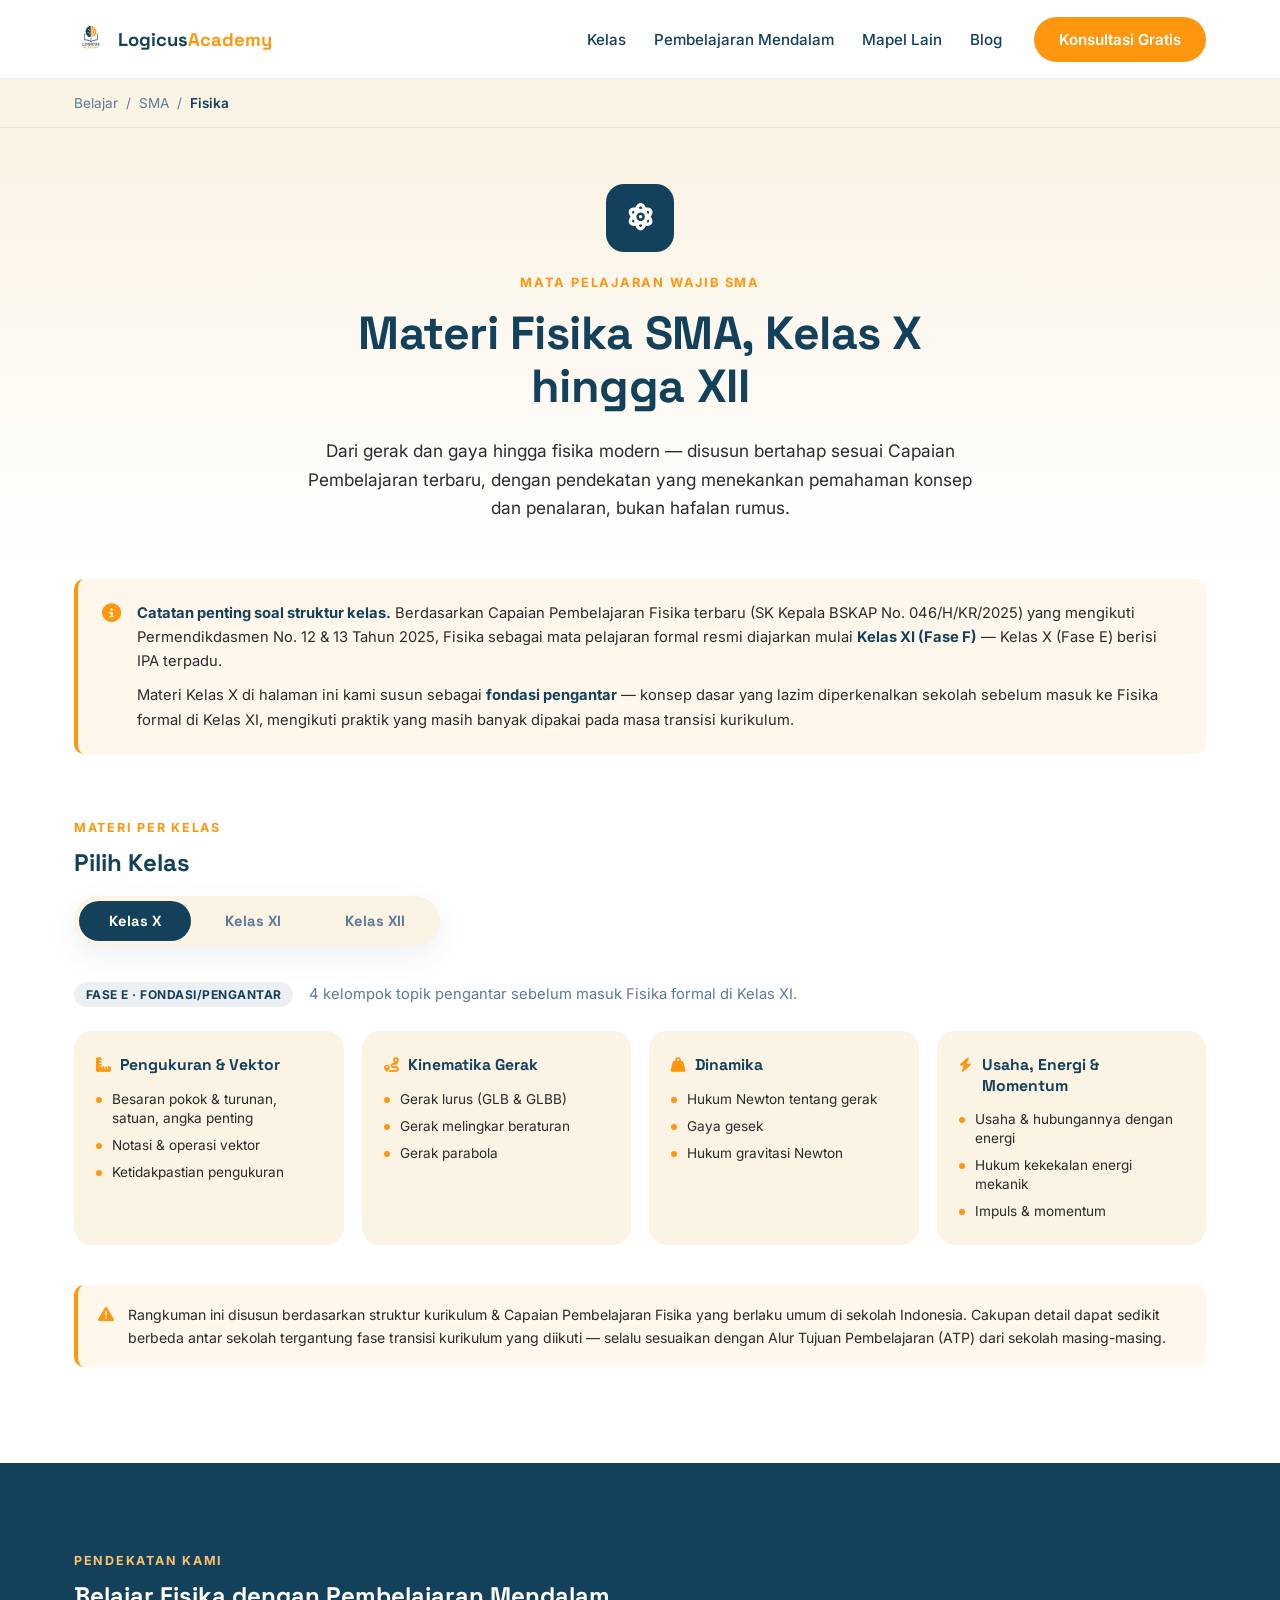
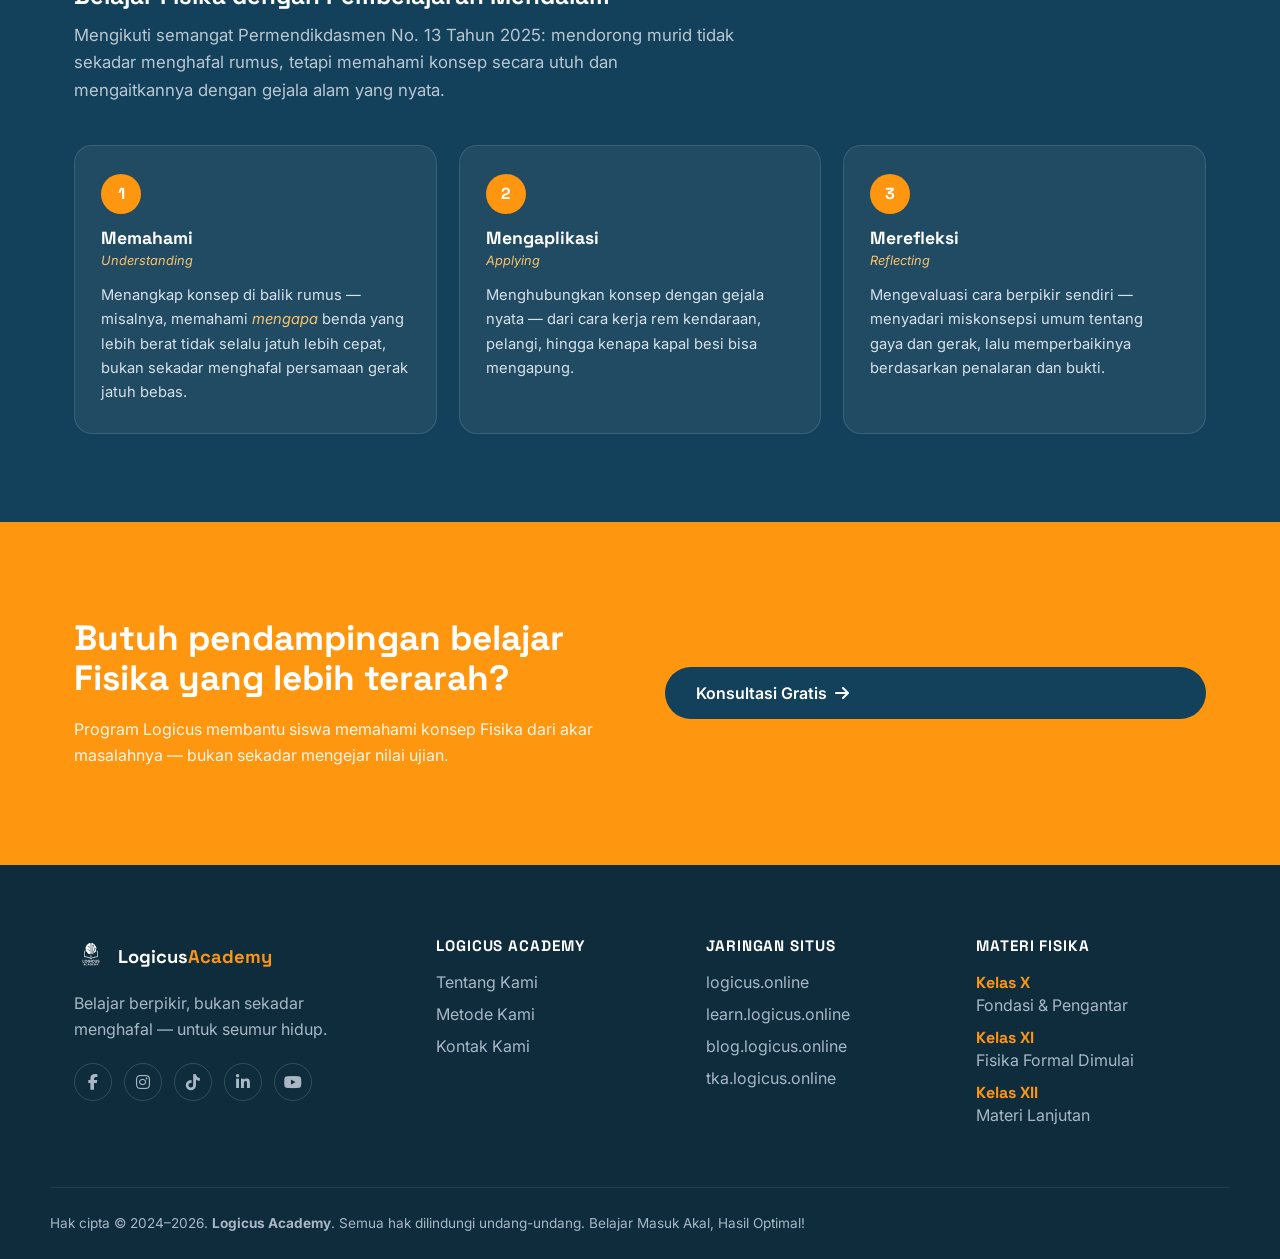
<file: fisika.html>
<!DOCTYPE html>
<html lang="id">
<head>
    <meta charset="UTF-8">
    <meta name="viewport" content="width=device-width, initial-scale=1.0">
    <title>Materi Fisika SMA Kelas X, XI &amp; XII — Logicus Academy</title>
    <meta name="description" content="Materi Fisika SMA lengkap untuk Kelas X, XI, dan XII — disusun mengikuti Capaian Pembelajaran terbaru dan pendekatan Pembelajaran Mendalam, dengan fokus memahami konsep bukan menghafal rumus.">
    <link rel="preconnect" href="https://fonts.googleapis.com">
    <link rel="preconnect" href="https://fonts.gstatic.com" crossorigin>
    <link href="https://fonts.googleapis.com/css2?family=Space+Grotesk:wght@500;600;700&family=Inter:wght@400;500;600;700&display=swap" rel="stylesheet">
    <link rel="stylesheet" href="https://cdnjs.cloudflare.com/ajax/libs/font-awesome/6.5.1/css/all.min.css">
    <link rel="stylesheet" href="style.css">
    <link rel="stylesheet" href="fisika.css">
</head>
<body>

    <a class="skip-link" href="#main">Langsung ke konten</a>

    <!-- Official vectorized logo (traced 1:1 from master file) reused via <use> -->
    <svg style="position:absolute;width:0;height:0;overflow:hidden" aria-hidden="true">
        <symbol id="logicus-logo-full" viewBox="0 0 500 500">
            <path d="M 306.25,336.00 L 306.00,336.25 L 306.00,363.75 L 306.75,365.00 L 306.75,365.75 L 308.00,368.75 L 310.50,371.75 L 313.25,373.75 L 314.00,373.75 L 315.75,374.75 L 317.00,374.75 L 318.25,375.50 L 326.25,375.50 L 327.50,374.75 L 328.50,374.75 L 329.75,374.00 L 332.25,373.25 L 334.25,371.75 L 336.75,368.75 L 337.00,367.25 L 338.25,365.50 L 338.50,362.00 L 338.75,361.75 L 338.75,336.50 L 338.25,336.00 L 331.00,336.00 L 330.75,336.25 L 330.75,362.00 L 328.75,365.75 L 325.50,368.00 L 319.50,368.00 L 318.25,367.00 L 317.25,366.75 L 315.50,365.25 L 314.00,362.00 L 314.00,360.75 L 313.75,360.50 L 313.75,337.50 L 314.00,336.25 L 313.75,336.00 Z M 248.25,336.00 L 248.00,336.25 L 248.00,374.50 L 248.25,374.75 L 255.75,374.75 L 256.25,374.25 L 256.25,336.50 L 255.75,336.00 Z M 127.75,336.00 L 127.25,336.50 L 127.50,337.75 L 127.25,338.50 L 127.25,344.75 L 127.50,345.00 L 127.50,346.25 L 127.25,346.50 L 127.25,374.25 L 127.75,374.75 L 152.75,374.75 L 153.00,374.50 L 153.00,368.25 L 152.50,367.75 L 135.75,367.75 L 135.00,366.75 L 135.00,337.50 L 135.25,336.50 L 134.75,336.00 Z M 356.00,335.00 L 351.00,337.00 L 347.00,341.00 L 346.00,343.25 L 345.50,345.75 L 345.50,347.75 L 345.75,348.00 L 346.00,350.50 L 347.00,352.75 L 350.00,355.75 L 354.75,357.75 L 355.75,357.75 L 358.00,358.50 L 359.50,358.50 L 362.00,359.75 L 363.00,359.75 L 364.25,360.50 L 366.00,362.50 L 366.00,365.50 L 365.50,366.50 L 363.25,368.50 L 362.00,369.00 L 359.00,369.25 L 358.75,369.00 L 356.75,369.00 L 356.25,368.50 L 355.25,368.25 L 353.75,366.75 L 352.25,364.00 L 345.00,364.00 L 344.75,364.25 L 345.00,367.25 L 346.00,368.50 L 347.00,370.75 L 350.75,373.75 L 352.25,374.00 L 353.25,374.75 L 354.50,374.75 L 355.50,375.50 L 363.00,375.50 L 364.25,374.75 L 365.50,374.75 L 366.25,374.00 L 368.00,373.50 L 369.75,372.50 L 371.50,370.75 L 373.75,367.00 L 373.75,365.25 L 374.00,365.00 L 373.75,359.75 L 372.50,357.25 L 369.75,354.75 L 366.75,353.75 L 365.75,353.00 L 364.50,353.00 L 362.75,352.25 L 361.50,352.25 L 358.75,351.00 L 355.25,350.00 L 353.25,347.50 L 353.25,345.00 L 353.75,343.50 L 355.50,341.75 L 356.75,341.00 L 360.50,340.75 L 361.50,341.50 L 363.50,342.25 L 365.75,345.00 L 366.00,346.25 L 366.75,346.75 L 367.50,346.50 L 373.25,346.50 L 373.50,345.25 L 372.75,344.00 L 372.75,343.00 L 372.00,342.00 L 371.50,340.50 L 370.00,338.75 L 367.75,337.00 L 366.50,336.75 L 365.50,336.00 L 364.75,336.00 L 362.50,335.00 Z M 277.25,335.25 L 276.25,336.00 L 275.50,336.00 L 274.25,336.75 L 272.75,337.00 L 270.00,339.00 L 269.50,339.00 L 267.00,341.25 L 266.75,342.00 L 265.00,344.00 L 264.75,345.00 L 263.25,347.50 L 262.25,351.75 L 262.25,358.50 L 263.00,361.00 L 263.00,362.25 L 263.75,363.25 L 265.00,366.25 L 266.75,368.50 L 269.75,371.50 L 272.75,373.50 L 275.25,374.00 L 276.25,374.75 L 277.50,374.75 L 278.50,375.50 L 286.00,375.50 L 287.25,374.75 L 288.75,374.50 L 289.25,374.00 L 291.00,373.75 L 293.25,372.00 L 294.25,371.75 L 297.50,368.50 L 298.00,367.25 L 299.50,365.50 L 300.25,362.50 L 299.00,362.00 L 292.25,362.25 L 290.00,364.75 L 289.50,365.75 L 288.50,366.00 L 285.25,368.00 L 279.25,368.00 L 278.50,367.75 L 276.25,366.25 L 275.25,366.00 L 272.50,363.25 L 271.75,361.25 L 270.75,359.75 L 270.50,357.25 L 270.25,357.00 L 270.25,353.50 L 271.00,349.75 L 272.50,347.25 L 274.75,344.75 L 275.75,344.50 L 278.25,342.75 L 285.25,342.75 L 288.00,344.50 L 289.50,345.00 L 291.75,348.25 L 292.50,348.75 L 299.50,348.75 L 300.00,348.25 L 299.75,346.50 L 297.50,342.25 L 294.00,338.75 L 291.50,337.00 L 290.00,336.75 L 287.25,335.25 L 286.00,335.25 L 285.75,335.00 Z M 216.75,335.25 L 213.75,336.75 L 212.50,337.00 L 210.25,338.75 L 209.25,339.00 L 206.00,342.50 L 205.75,343.25 L 204.25,345.00 L 204.00,346.50 L 203.25,347.25 L 202.00,351.75 L 202.00,359.25 L 202.50,361.50 L 204.00,364.25 L 204.00,365.25 L 206.00,368.25 L 209.50,371.75 L 210.00,371.75 L 212.75,373.75 L 214.50,374.00 L 215.75,374.75 L 217.00,374.75 L 218.25,375.50 L 225.50,375.50 L 227.00,374.75 L 228.50,374.75 L 229.75,374.00 L 232.25,373.50 L 235.25,371.50 L 238.00,368.75 L 240.75,363.50 L 241.25,359.75 L 241.25,354.00 L 240.50,353.50 L 222.50,353.50 L 222.00,354.00 L 222.00,360.25 L 222.25,360.50 L 232.50,360.50 L 233.00,361.00 L 233.00,361.50 L 232.00,362.50 L 231.75,363.50 L 229.00,366.25 L 226.00,368.00 L 218.50,368.00 L 215.75,366.25 L 214.25,365.75 L 212.00,363.00 L 210.75,360.00 L 210.50,358.25 L 210.00,357.75 L 210.00,352.75 L 210.75,351.50 L 210.75,350.75 L 211.50,349.50 L 211.75,348.25 L 215.00,344.75 L 217.50,343.75 L 218.75,342.75 L 225.00,342.75 L 229.25,345.00 L 232.25,348.50 L 240.25,348.50 L 240.75,348.00 L 240.75,347.50 L 239.50,345.75 L 238.75,343.25 L 234.50,338.75 L 233.50,338.25 L 232.25,337.00 L 230.50,336.75 L 229.50,336.00 L 228.50,336.00 L 227.50,335.25 L 226.50,335.00 Z M 171.50,335.25 L 170.50,336.00 L 169.75,336.00 L 167.75,337.00 L 167.00,337.00 L 164.25,339.00 L 163.75,339.00 L 161.00,341.50 L 158.25,345.25 L 158.00,346.25 L 157.25,347.25 L 157.00,349.50 L 156.25,350.75 L 156.25,352.25 L 155.75,353.75 L 155.75,356.25 L 156.25,358.00 L 156.25,359.75 L 157.00,360.75 L 157.25,363.00 L 158.00,364.50 L 158.75,365.25 L 159.25,366.75 L 164.25,371.75 L 165.25,372.00 L 167.75,373.75 L 169.50,374.00 L 173.00,375.50 L 180.25,375.50 L 181.25,374.75 L 182.50,374.75 L 183.50,374.00 L 185.25,373.75 L 187.50,372.50 L 190.50,370.00 L 191.25,369.75 L 192.00,368.50 L 193.75,366.75 L 194.75,364.50 L 195.75,363.25 L 195.75,362.25 L 196.50,360.00 L 196.50,358.75 L 197.00,357.75 L 197.00,354.50 L 196.50,352.75 L 196.50,351.00 L 195.75,348.00 L 193.50,343.75 L 192.00,342.25 L 191.50,341.25 L 189.25,339.25 L 187.00,338.00 L 186.00,337.00 L 184.25,336.75 L 181.50,335.25 L 180.00,335.25 L 179.75,335.00 Z M 173.00,342.75 L 179.75,342.75 L 184.00,345.00 L 186.00,347.00 L 187.00,349.00 L 187.75,349.75 L 188.75,353.75 L 188.75,357.75 L 187.50,361.50 L 186.75,362.25 L 186.50,363.00 L 183.50,366.00 L 183.00,366.00 L 179.25,368.00 L 173.50,368.00 L 172.50,367.25 L 169.50,366.00 L 166.75,363.50 L 166.50,362.75 L 165.25,361.25 L 164.75,360.00 L 164.50,357.75 L 163.75,356.25 L 163.75,354.00 L 164.50,352.50 L 164.50,351.00 L 165.00,349.25 L 168.50,345.00 Z M 152.00,204.50 L 151.50,292.75 L 155.50,296.75 L 176.75,297.75 L 199.25,301.75 L 218.75,307.75 L 232.75,313.75 L 244.25,320.75 L 250.50,321.75 L 254.50,320.75 L 275.00,309.75 L 292.00,303.75 L 323.50,297.75 L 342.25,297.25 L 346.00,295.50 L 347.50,293.25 L 347.50,205.25 L 344.25,200.75 L 333.25,200.75 L 330.50,209.75 L 338.75,210.50 L 338.50,287.25 L 308.00,290.25 L 290.50,294.25 L 273.25,300.00 L 254.75,309.25 L 253.75,308.75 L 253.75,263.00 L 250.25,259.00 L 248.50,259.00 L 245.50,262.00 L 244.75,309.00 L 220.25,298.00 L 200.25,292.25 L 176.25,288.25 L 160.75,287.25 L 160.50,210.50 L 168.75,208.75 L 165.50,200.50 L 155.75,200.50 Z M 236.25,88.75 L 229.50,89.25 L 228.25,90.00 L 222.75,91.00 L 221.00,92.25 L 218.50,93.00 L 211.25,99.00 L 207.25,105.25 L 200.75,107.00 L 199.75,108.00 L 197.00,109.00 L 194.25,110.75 L 190.00,114.75 L 187.25,118.25 L 185.00,122.50 L 183.00,129.00 L 182.50,135.50 L 177.00,140.25 L 173.00,146.25 L 171.00,150.50 L 170.75,153.25 L 169.25,157.75 L 169.25,167.00 L 171.00,173.75 L 175.00,181.00 L 175.00,182.50 L 173.25,186.25 L 172.75,189.00 L 172.50,195.25 L 173.00,199.25 L 175.25,205.50 L 176.00,206.00 L 177.00,208.50 L 181.25,213.75 L 185.50,217.50 L 189.75,219.75 L 191.75,221.75 L 193.00,226.50 L 196.25,232.75 L 203.50,240.75 L 209.00,244.50 L 213.50,246.75 L 215.50,247.00 L 218.50,248.50 L 223.50,249.00 L 228.75,250.50 L 236.50,250.50 L 241.25,248.75 L 244.00,246.00 L 245.50,241.75 L 245.50,98.25 L 244.75,94.00 L 242.75,91.50 L 238.25,89.00 Z M 199.50,179.75 L 200.50,178.75 L 203.25,178.75 L 206.25,181.75 L 209.25,183.50 L 210.25,183.75 L 211.25,184.50 L 213.75,185.00 L 214.75,185.75 L 217.00,186.50 L 219.00,186.75 L 219.75,187.50 L 223.50,189.00 L 224.00,189.75 L 225.25,190.25 L 227.25,191.75 L 229.75,194.25 L 230.00,195.00 L 231.25,196.25 L 231.75,197.50 L 233.00,199.00 L 233.00,199.75 L 233.75,201.25 L 234.25,203.50 L 235.00,204.75 L 235.00,207.75 L 234.00,209.25 L 233.00,210.00 L 231.25,210.25 L 230.50,210.00 L 229.25,208.75 L 228.00,206.00 L 227.50,203.25 L 226.75,201.75 L 224.75,198.75 L 222.50,196.50 L 218.50,194.00 L 217.50,194.00 L 216.00,193.00 L 214.50,192.75 L 212.75,192.00 L 211.75,192.00 L 208.25,190.25 L 207.00,190.00 L 202.25,187.00 L 199.75,184.50 L 198.75,182.75 L 198.75,181.00 Z M 207.25,133.25 L 210.75,133.25 L 211.75,133.75 L 213.50,133.75 L 216.50,135.50 L 217.75,135.75 L 220.25,137.75 L 220.75,137.75 L 225.25,142.25 L 226.00,143.75 L 227.00,144.75 L 227.00,145.25 L 229.00,148.75 L 229.25,150.50 L 230.00,152.50 L 230.00,153.75 L 230.50,155.00 L 230.50,158.50 L 230.00,159.25 L 230.00,160.00 L 229.25,161.00 L 228.25,161.50 L 226.25,161.50 L 224.75,160.25 L 223.75,157.75 L 223.75,154.75 L 223.00,152.00 L 221.75,150.00 L 221.50,148.75 L 219.75,146.75 L 219.50,146.00 L 217.25,143.75 L 215.00,142.00 L 212.25,141.00 L 211.00,140.00 L 207.00,139.25 L 205.75,138.00 L 205.25,137.00 L 205.25,135.75 L 205.75,134.25 Z" fill="#13405A" fill-rule="evenodd"/>
            <path d="M 335.75,389.25 L 335.75,390.00 L 336.75,391.50 L 337.25,393.00 L 338.75,395.00 L 339.00,396.25 L 340.50,398.00 L 341.25,400.00 L 342.50,401.50 L 343.25,403.50 L 345.00,406.00 L 345.00,416.50 L 345.50,417.00 L 350.50,417.00 L 351.00,416.50 L 351.00,406.00 L 351.75,405.00 L 352.75,402.50 L 353.75,401.50 L 354.75,399.75 L 354.75,399.25 L 357.50,395.25 L 358.75,392.50 L 359.75,391.50 L 360.25,389.50 L 360.00,389.25 L 354.50,389.25 L 354.00,389.50 L 353.00,390.75 L 351.75,393.75 L 351.00,394.50 L 351.00,395.00 L 350.25,396.50 L 349.00,398.00 L 348.75,399.00 L 348.25,399.50 L 347.75,399.50 L 347.00,398.75 L 346.50,397.00 L 344.75,394.50 L 344.75,394.00 L 343.75,392.00 L 343.00,391.25 L 342.50,389.75 L 341.75,389.25 Z M 297.75,390.25 L 297.75,416.25 L 298.25,417.00 L 303.50,417.00 L 303.75,416.75 L 303.75,400.00 L 304.25,399.50 L 305.25,400.25 L 306.00,402.00 L 307.25,403.25 L 308.00,405.00 L 312.00,410.75 L 313.50,410.75 L 314.50,410.00 L 315.75,407.50 L 316.75,406.50 L 317.00,405.50 L 318.75,403.25 L 319.75,401.25 L 321.25,400.25 L 321.75,400.75 L 321.75,416.50 L 322.25,417.00 L 327.50,417.00 L 327.75,416.75 L 327.75,389.50 L 327.50,389.25 L 321.25,389.25 L 319.25,392.00 L 318.75,393.25 L 317.75,394.25 L 316.75,396.50 L 315.50,397.75 L 315.00,399.00 L 313.25,401.25 L 312.75,401.25 L 311.75,400.25 L 310.75,398.25 L 309.75,397.25 L 309.50,396.25 L 307.75,394.25 L 307.50,393.25 L 304.50,389.25 L 298.25,389.25 Z M 271.00,389.25 L 270.25,390.50 L 270.25,416.50 L 271.00,417.00 L 288.50,417.00 L 288.75,416.75 L 288.75,412.00 L 288.25,411.50 L 287.25,411.75 L 284.25,411.75 L 284.00,411.50 L 282.75,411.75 L 280.00,411.75 L 279.75,411.50 L 277.25,411.75 L 276.50,410.75 L 276.50,406.75 L 277.25,406.00 L 287.00,406.00 L 287.50,405.50 L 287.50,401.25 L 287.00,400.75 L 278.50,400.75 L 278.25,401.00 L 277.00,400.75 L 276.50,400.25 L 276.50,395.25 L 277.50,394.25 L 278.25,394.50 L 288.25,394.50 L 288.75,394.00 L 288.75,389.50 L 288.50,389.25 Z M 237.75,389.25 L 237.25,389.75 L 237.25,416.50 L 237.75,417.00 L 250.50,417.00 L 250.75,416.75 L 253.50,416.50 L 255.25,415.25 L 257.00,414.75 L 258.50,413.50 L 260.50,411.00 L 260.75,409.75 L 261.75,408.25 L 262.00,406.25 L 262.50,405.00 L 262.50,400.75 L 261.75,398.00 L 261.00,397.00 L 260.75,395.75 L 260.00,394.50 L 258.00,392.25 L 254.50,390.00 L 253.25,390.00 L 250.75,389.25 Z M 244.25,394.50 L 250.00,394.75 L 252.50,395.75 L 254.75,398.00 L 255.00,399.00 L 256.00,400.50 L 256.25,403.25 L 256.00,403.50 L 255.75,406.50 L 255.00,407.25 L 254.75,408.25 L 251.75,411.00 L 250.00,411.50 L 245.75,411.75 L 245.50,411.50 L 244.00,411.50 L 243.25,410.75 L 243.25,395.25 Z M 213.25,389.25 L 212.25,390.50 L 211.75,393.00 L 211.00,394.00 L 211.00,394.75 L 210.00,396.50 L 209.75,398.25 L 209.00,399.25 L 208.00,401.75 L 208.00,403.00 L 206.25,406.25 L 205.75,408.75 L 204.25,411.50 L 203.75,414.00 L 203.25,414.50 L 202.50,416.50 L 203.00,417.00 L 208.50,417.00 L 209.25,416.25 L 209.75,414.00 L 211.25,411.75 L 221.50,411.75 L 222.75,413.50 L 223.50,416.00 L 224.25,417.00 L 229.75,417.00 L 230.25,416.25 L 229.50,415.25 L 229.50,414.25 L 227.75,410.75 L 227.50,409.00 L 225.75,405.25 L 224.75,402.00 L 223.75,400.75 L 223.50,398.75 L 223.00,398.00 L 222.75,396.75 L 221.75,395.25 L 221.00,392.25 L 220.00,390.75 L 219.75,389.75 L 219.25,389.25 Z M 216.25,397.25 L 217.25,398.25 L 218.00,401.50 L 219.75,405.00 L 219.75,405.50 L 219.00,406.25 L 218.25,406.50 L 213.50,406.25 L 213.00,405.75 L 213.00,405.00 L 213.75,403.75 L 214.00,401.75 L 214.50,401.25 L 215.75,397.75 Z M 149.00,389.50 L 148.00,391.00 L 147.75,392.25 L 147.25,393.00 L 147.00,394.75 L 146.00,396.25 L 145.00,399.00 L 145.00,399.75 L 144.00,401.25 L 143.75,403.00 L 143.25,403.50 L 143.25,404.25 L 141.75,407.50 L 141.00,410.25 L 140.00,411.75 L 140.00,412.75 L 138.50,416.00 L 138.50,416.75 L 138.75,417.00 L 144.25,417.00 L 145.50,414.75 L 146.00,412.75 L 147.25,411.75 L 156.75,411.75 L 158.00,412.75 L 158.25,413.75 L 158.75,414.00 L 159.00,415.75 L 159.50,416.75 L 160.00,417.00 L 165.50,417.00 L 165.75,415.75 L 164.75,414.00 L 164.75,412.75 L 163.00,409.75 L 162.75,407.50 L 160.75,403.75 L 160.75,402.50 L 159.75,401.00 L 158.75,398.50 L 158.75,397.50 L 157.75,396.00 L 157.25,394.00 L 156.75,393.25 L 156.75,392.25 L 156.00,391.25 L 155.50,389.75 L 154.75,389.25 L 149.50,389.25 Z M 151.75,397.50 L 152.25,397.50 L 153.00,398.25 L 153.25,400.50 L 155.00,404.00 L 155.25,405.75 L 154.50,406.50 L 153.25,406.25 L 151.00,406.50 L 150.75,406.25 L 149.25,406.25 L 148.75,405.75 L 149.75,402.00 L 150.75,400.50 L 151.00,398.50 Z M 178.00,390.00 L 175.25,391.75 L 173.25,393.75 L 171.75,396.75 L 171.00,397.50 L 170.75,400.25 L 170.50,400.50 L 170.50,406.00 L 171.00,407.50 L 171.00,408.75 L 172.75,411.25 L 173.25,412.50 L 175.25,414.50 L 178.75,416.75 L 182.00,417.00 L 183.75,417.75 L 186.25,417.75 L 188.75,417.00 L 191.00,416.75 L 193.25,415.00 L 194.00,414.75 L 195.75,413.00 L 197.00,410.25 L 197.50,409.75 L 197.50,408.75 L 197.25,408.50 L 196.75,408.75 L 191.25,408.75 L 189.25,411.00 L 188.75,411.00 L 187.00,412.00 L 183.00,412.00 L 181.50,411.50 L 178.75,409.50 L 176.75,406.25 L 176.75,404.50 L 176.50,404.25 L 176.75,400.00 L 178.00,397.75 L 179.75,395.75 L 181.00,395.00 L 182.75,394.75 L 183.50,394.25 L 185.50,394.25 L 188.00,395.00 L 189.25,395.75 L 191.75,398.25 L 197.00,398.25 L 197.50,397.75 L 197.50,397.25 L 196.00,395.00 L 195.75,394.00 L 194.00,392.00 L 191.50,390.00 L 190.75,390.00 L 189.50,389.25 L 188.50,389.25 L 187.25,388.75 L 182.50,388.75 L 181.50,389.25 L 180.00,389.25 L 179.25,389.75 Z M 304.25,163.00 L 301.75,164.25 L 300.00,165.75 L 299.25,168.25 L 299.50,171.50 L 301.00,173.75 L 302.50,174.75 L 307.25,174.75 L 309.25,173.25 L 310.75,171.00 L 310.75,169.50 L 311.00,169.25 L 310.75,167.50 L 310.00,166.75 L 309.50,165.25 L 308.00,164.00 L 306.25,163.25 Z M 278.50,122.00 L 276.75,123.25 L 275.25,126.50 L 275.25,128.50 L 276.00,130.25 L 278.25,132.75 L 279.25,133.25 L 282.75,133.25 L 283.50,133.00 L 285.75,131.25 L 285.75,130.75 L 286.75,129.25 L 286.75,125.50 L 285.75,123.50 L 284.00,122.00 L 283.25,121.75 Z M 262.25,88.75 L 257.75,90.50 L 254.00,95.75 L 254.00,243.00 L 256.75,247.50 L 263.00,250.50 L 264.00,250.00 L 264.00,172.50 L 266.75,165.50 L 275.75,155.00 L 277.75,150.75 L 277.75,140.00 L 273.50,137.75 L 268.75,130.75 L 268.75,124.00 L 274.25,116.50 L 283.00,114.50 L 287.75,116.25 L 291.00,119.25 L 294.00,126.75 L 291.25,135.25 L 284.25,140.50 L 283.75,155.25 L 274.25,167.25 L 271.00,173.75 L 271.00,250.00 L 280.25,248.50 L 282.50,246.75 L 282.50,212.50 L 284.25,207.25 L 289.00,202.00 L 299.25,196.00 L 301.75,192.00 L 301.75,182.00 L 294.25,176.25 L 292.00,169.75 L 294.00,163.00 L 300.75,157.00 L 309.25,157.00 L 315.00,161.25 L 317.00,165.00 L 317.50,170.50 L 314.75,177.75 L 308.75,182.00 L 308.75,193.25 L 307.00,197.75 L 303.25,201.75 L 292.25,208.25 L 290.00,211.25 L 290.25,244.00 L 299.50,236.25 L 304.75,224.50 L 314.50,218.75 L 318.75,214.50 L 322.75,207.75 L 325.25,198.50 L 325.25,189.75 L 323.50,181.75 L 328.75,172.00 L 329.75,161.00 L 326.75,148.25 L 322.50,141.25 L 312.50,132.50 L 311.50,123.50 L 306.75,114.75 L 299.50,109.00 L 291.50,106.50 L 285.50,97.50 L 280.00,93.25 L 269.25,89.00 Z" fill="#FF9610" fill-rule="evenodd"/>
        </symbol>
        <symbol id="logicus-logo-white" viewBox="0 0 500 500">
            <path d="M 306.25,336.00 L 306.00,336.25 L 306.00,363.75 L 306.75,365.00 L 306.75,365.75 L 308.00,368.75 L 310.50,371.75 L 313.25,373.75 L 314.00,373.75 L 315.75,374.75 L 317.00,374.75 L 318.25,375.50 L 326.25,375.50 L 327.50,374.75 L 328.50,374.75 L 329.75,374.00 L 332.25,373.25 L 334.25,371.75 L 336.75,368.75 L 337.00,367.25 L 338.25,365.50 L 338.50,362.00 L 338.75,361.75 L 338.75,336.50 L 338.25,336.00 L 331.00,336.00 L 330.75,336.25 L 330.75,362.00 L 328.75,365.75 L 325.50,368.00 L 319.50,368.00 L 318.25,367.00 L 317.25,366.75 L 315.50,365.25 L 314.00,362.00 L 314.00,360.75 L 313.75,360.50 L 313.75,337.50 L 314.00,336.25 L 313.75,336.00 Z M 248.25,336.00 L 248.00,336.25 L 248.00,374.50 L 248.25,374.75 L 255.75,374.75 L 256.25,374.25 L 256.25,336.50 L 255.75,336.00 Z M 127.75,336.00 L 127.25,336.50 L 127.50,337.75 L 127.25,338.50 L 127.25,344.75 L 127.50,345.00 L 127.50,346.25 L 127.25,346.50 L 127.25,374.25 L 127.75,374.75 L 152.75,374.75 L 153.00,374.50 L 153.00,368.25 L 152.50,367.75 L 135.75,367.75 L 135.00,366.75 L 135.00,337.50 L 135.25,336.50 L 134.75,336.00 Z M 356.00,335.00 L 351.00,337.00 L 347.00,341.00 L 346.00,343.25 L 345.50,345.75 L 345.50,347.75 L 345.75,348.00 L 346.00,350.50 L 347.00,352.75 L 350.00,355.75 L 354.75,357.75 L 355.75,357.75 L 358.00,358.50 L 359.50,358.50 L 362.00,359.75 L 363.00,359.75 L 364.25,360.50 L 366.00,362.50 L 366.00,365.50 L 365.50,366.50 L 363.25,368.50 L 362.00,369.00 L 359.00,369.25 L 358.75,369.00 L 356.75,369.00 L 356.25,368.50 L 355.25,368.25 L 353.75,366.75 L 352.25,364.00 L 345.00,364.00 L 344.75,364.25 L 345.00,367.25 L 346.00,368.50 L 347.00,370.75 L 350.75,373.75 L 352.25,374.00 L 353.25,374.75 L 354.50,374.75 L 355.50,375.50 L 363.00,375.50 L 364.25,374.75 L 365.50,374.75 L 366.25,374.00 L 368.00,373.50 L 369.75,372.50 L 371.50,370.75 L 373.75,367.00 L 373.75,365.25 L 374.00,365.00 L 373.75,359.75 L 372.50,357.25 L 369.75,354.75 L 366.75,353.75 L 365.75,353.00 L 364.50,353.00 L 362.75,352.25 L 361.50,352.25 L 358.75,351.00 L 355.25,350.00 L 353.25,347.50 L 353.25,345.00 L 353.75,343.50 L 355.50,341.75 L 356.75,341.00 L 360.50,340.75 L 361.50,341.50 L 363.50,342.25 L 365.75,345.00 L 366.00,346.25 L 366.75,346.75 L 367.50,346.50 L 373.25,346.50 L 373.50,345.25 L 372.75,344.00 L 372.75,343.00 L 372.00,342.00 L 371.50,340.50 L 370.00,338.75 L 367.75,337.00 L 366.50,336.75 L 365.50,336.00 L 364.75,336.00 L 362.50,335.00 Z M 277.25,335.25 L 276.25,336.00 L 275.50,336.00 L 274.25,336.75 L 272.75,337.00 L 270.00,339.00 L 269.50,339.00 L 267.00,341.25 L 266.75,342.00 L 265.00,344.00 L 264.75,345.00 L 263.25,347.50 L 262.25,351.75 L 262.25,358.50 L 263.00,361.00 L 263.00,362.25 L 263.75,363.25 L 265.00,366.25 L 266.75,368.50 L 269.75,371.50 L 272.75,373.50 L 275.25,374.00 L 276.25,374.75 L 277.50,374.75 L 278.50,375.50 L 286.00,375.50 L 287.25,374.75 L 288.75,374.50 L 289.25,374.00 L 291.00,373.75 L 293.25,372.00 L 294.25,371.75 L 297.50,368.50 L 298.00,367.25 L 299.50,365.50 L 300.25,362.50 L 299.00,362.00 L 292.25,362.25 L 290.00,364.75 L 289.50,365.75 L 288.50,366.00 L 285.25,368.00 L 279.25,368.00 L 278.50,367.75 L 276.25,366.25 L 275.25,366.00 L 272.50,363.25 L 271.75,361.25 L 270.75,359.75 L 270.50,357.25 L 270.25,357.00 L 270.25,353.50 L 271.00,349.75 L 272.50,347.25 L 274.75,344.75 L 275.75,344.50 L 278.25,342.75 L 285.25,342.75 L 288.00,344.50 L 289.50,345.00 L 291.75,348.25 L 292.50,348.75 L 299.50,348.75 L 300.00,348.25 L 299.75,346.50 L 297.50,342.25 L 294.00,338.75 L 291.50,337.00 L 290.00,336.75 L 287.25,335.25 L 286.00,335.25 L 285.75,335.00 Z M 216.75,335.25 L 213.75,336.75 L 212.50,337.00 L 210.25,338.75 L 209.25,339.00 L 206.00,342.50 L 205.75,343.25 L 204.25,345.00 L 204.00,346.50 L 203.25,347.25 L 202.00,351.75 L 202.00,359.25 L 202.50,361.50 L 204.00,364.25 L 204.00,365.25 L 206.00,368.25 L 209.50,371.75 L 210.00,371.75 L 212.75,373.75 L 214.50,374.00 L 215.75,374.75 L 217.00,374.75 L 218.25,375.50 L 225.50,375.50 L 227.00,374.75 L 228.50,374.75 L 229.75,374.00 L 232.25,373.50 L 235.25,371.50 L 238.00,368.75 L 240.75,363.50 L 241.25,359.75 L 241.25,354.00 L 240.50,353.50 L 222.50,353.50 L 222.00,354.00 L 222.00,360.25 L 222.25,360.50 L 232.50,360.50 L 233.00,361.00 L 233.00,361.50 L 232.00,362.50 L 231.75,363.50 L 229.00,366.25 L 226.00,368.00 L 218.50,368.00 L 215.75,366.25 L 214.25,365.75 L 212.00,363.00 L 210.75,360.00 L 210.50,358.25 L 210.00,357.75 L 210.00,352.75 L 210.75,351.50 L 210.75,350.75 L 211.50,349.50 L 211.75,348.25 L 215.00,344.75 L 217.50,343.75 L 218.75,342.75 L 225.00,342.75 L 229.25,345.00 L 232.25,348.50 L 240.25,348.50 L 240.75,348.00 L 240.75,347.50 L 239.50,345.75 L 238.75,343.25 L 234.50,338.75 L 233.50,338.25 L 232.25,337.00 L 230.50,336.75 L 229.50,336.00 L 228.50,336.00 L 227.50,335.25 L 226.50,335.00 Z M 171.50,335.25 L 170.50,336.00 L 169.75,336.00 L 167.75,337.00 L 167.00,337.00 L 164.25,339.00 L 163.75,339.00 L 161.00,341.50 L 158.25,345.25 L 158.00,346.25 L 157.25,347.25 L 157.00,349.50 L 156.25,350.75 L 156.25,352.25 L 155.75,353.75 L 155.75,356.25 L 156.25,358.00 L 156.25,359.75 L 157.00,360.75 L 157.25,363.00 L 158.00,364.50 L 158.75,365.25 L 159.25,366.75 L 164.25,371.75 L 165.25,372.00 L 167.75,373.75 L 169.50,374.00 L 173.00,375.50 L 180.25,375.50 L 181.25,374.75 L 182.50,374.75 L 183.50,374.00 L 185.25,373.75 L 187.50,372.50 L 190.50,370.00 L 191.25,369.75 L 192.00,368.50 L 193.75,366.75 L 194.75,364.50 L 195.75,363.25 L 195.75,362.25 L 196.50,360.00 L 196.50,358.75 L 197.00,357.75 L 197.00,354.50 L 196.50,352.75 L 196.50,351.00 L 195.75,348.00 L 193.50,343.75 L 192.00,342.25 L 191.50,341.25 L 189.25,339.25 L 187.00,338.00 L 186.00,337.00 L 184.25,336.75 L 181.50,335.25 L 180.00,335.25 L 179.75,335.00 Z M 173.00,342.75 L 179.75,342.75 L 184.00,345.00 L 186.00,347.00 L 187.00,349.00 L 187.75,349.75 L 188.75,353.75 L 188.75,357.75 L 187.50,361.50 L 186.75,362.25 L 186.50,363.00 L 183.50,366.00 L 183.00,366.00 L 179.25,368.00 L 173.50,368.00 L 172.50,367.25 L 169.50,366.00 L 166.75,363.50 L 166.50,362.75 L 165.25,361.25 L 164.75,360.00 L 164.50,357.75 L 163.75,356.25 L 163.75,354.00 L 164.50,352.50 L 164.50,351.00 L 165.00,349.25 L 168.50,345.00 Z M 152.00,204.50 L 151.50,292.75 L 155.50,296.75 L 176.75,297.75 L 199.25,301.75 L 218.75,307.75 L 232.75,313.75 L 244.25,320.75 L 250.50,321.75 L 254.50,320.75 L 275.00,309.75 L 292.00,303.75 L 323.50,297.75 L 342.25,297.25 L 346.00,295.50 L 347.50,293.25 L 347.50,205.25 L 344.25,200.75 L 333.25,200.75 L 330.50,209.75 L 338.75,210.50 L 338.50,287.25 L 308.00,290.25 L 290.50,294.25 L 273.25,300.00 L 254.75,309.25 L 253.75,308.75 L 253.75,263.00 L 250.25,259.00 L 248.50,259.00 L 245.50,262.00 L 244.75,309.00 L 220.25,298.00 L 200.25,292.25 L 176.25,288.25 L 160.75,287.25 L 160.50,210.50 L 168.75,208.75 L 165.50,200.50 L 155.75,200.50 Z M 236.25,88.75 L 229.50,89.25 L 228.25,90.00 L 222.75,91.00 L 221.00,92.25 L 218.50,93.00 L 211.25,99.00 L 207.25,105.25 L 200.75,107.00 L 199.75,108.00 L 197.00,109.00 L 194.25,110.75 L 190.00,114.75 L 187.25,118.25 L 185.00,122.50 L 183.00,129.00 L 182.50,135.50 L 177.00,140.25 L 173.00,146.25 L 171.00,150.50 L 170.75,153.25 L 169.25,157.75 L 169.25,167.00 L 171.00,173.75 L 175.00,181.00 L 175.00,182.50 L 173.25,186.25 L 172.75,189.00 L 172.50,195.25 L 173.00,199.25 L 175.25,205.50 L 176.00,206.00 L 177.00,208.50 L 181.25,213.75 L 185.50,217.50 L 189.75,219.75 L 191.75,221.75 L 193.00,226.50 L 196.25,232.75 L 203.50,240.75 L 209.00,244.50 L 213.50,246.75 L 215.50,247.00 L 218.50,248.50 L 223.50,249.00 L 228.75,250.50 L 236.50,250.50 L 241.25,248.75 L 244.00,246.00 L 245.50,241.75 L 245.50,98.25 L 244.75,94.00 L 242.75,91.50 L 238.25,89.00 Z M 199.50,179.75 L 200.50,178.75 L 203.25,178.75 L 206.25,181.75 L 209.25,183.50 L 210.25,183.75 L 211.25,184.50 L 213.75,185.00 L 214.75,185.75 L 217.00,186.50 L 219.00,186.75 L 219.75,187.50 L 223.50,189.00 L 224.00,189.75 L 225.25,190.25 L 227.25,191.75 L 229.75,194.25 L 230.00,195.00 L 231.25,196.25 L 231.75,197.50 L 233.00,199.00 L 233.00,199.75 L 233.75,201.25 L 234.25,203.50 L 235.00,204.75 L 235.00,207.75 L 234.00,209.25 L 233.00,210.00 L 231.25,210.25 L 230.50,210.00 L 229.25,208.75 L 228.00,206.00 L 227.50,203.25 L 226.75,201.75 L 224.75,198.75 L 222.50,196.50 L 218.50,194.00 L 217.50,194.00 L 216.00,193.00 L 214.50,192.75 L 212.75,192.00 L 211.75,192.00 L 208.25,190.25 L 207.00,190.00 L 202.25,187.00 L 199.75,184.50 L 198.75,182.75 L 198.75,181.00 Z M 207.25,133.25 L 210.75,133.25 L 211.75,133.75 L 213.50,133.75 L 216.50,135.50 L 217.75,135.75 L 220.25,137.75 L 220.75,137.75 L 225.25,142.25 L 226.00,143.75 L 227.00,144.75 L 227.00,145.25 L 229.00,148.75 L 229.25,150.50 L 230.00,152.50 L 230.00,153.75 L 230.50,155.00 L 230.50,158.50 L 230.00,159.25 L 230.00,160.00 L 229.25,161.00 L 228.25,161.50 L 226.25,161.50 L 224.75,160.25 L 223.75,157.75 L 223.75,154.75 L 223.00,152.00 L 221.75,150.00 L 221.50,148.75 L 219.75,146.75 L 219.50,146.00 L 217.25,143.75 L 215.00,142.00 L 212.25,141.00 L 211.00,140.00 L 207.00,139.25 L 205.75,138.00 L 205.25,137.00 L 205.25,135.75 L 205.75,134.25 Z" fill="#FFFFFF" fill-rule="evenodd"/>
            <path d="M 335.75,389.25 L 335.75,390.00 L 336.75,391.50 L 337.25,393.00 L 338.75,395.00 L 339.00,396.25 L 340.50,398.00 L 341.25,400.00 L 342.50,401.50 L 343.25,403.50 L 345.00,406.00 L 345.00,416.50 L 345.50,417.00 L 350.50,417.00 L 351.00,416.50 L 351.00,406.00 L 351.75,405.00 L 352.75,402.50 L 353.75,401.50 L 354.75,399.75 L 354.75,399.25 L 357.50,395.25 L 358.75,392.50 L 359.75,391.50 L 360.25,389.50 L 360.00,389.25 L 354.50,389.25 L 354.00,389.50 L 353.00,390.75 L 351.75,393.75 L 351.00,394.50 L 351.00,395.00 L 350.25,396.50 L 349.00,398.00 L 348.75,399.00 L 348.25,399.50 L 347.75,399.50 L 347.00,398.75 L 346.50,397.00 L 344.75,394.50 L 344.75,394.00 L 343.75,392.00 L 343.00,391.25 L 342.50,389.75 L 341.75,389.25 Z M 297.75,390.25 L 297.75,416.25 L 298.25,417.00 L 303.50,417.00 L 303.75,416.75 L 303.75,400.00 L 304.25,399.50 L 305.25,400.25 L 306.00,402.00 L 307.25,403.25 L 308.00,405.00 L 312.00,410.75 L 313.50,410.75 L 314.50,410.00 L 315.75,407.50 L 316.75,406.50 L 317.00,405.50 L 318.75,403.25 L 319.75,401.25 L 321.25,400.25 L 321.75,400.75 L 321.75,416.50 L 322.25,417.00 L 327.50,417.00 L 327.75,416.75 L 327.75,389.50 L 327.50,389.25 L 321.25,389.25 L 319.25,392.00 L 318.75,393.25 L 317.75,394.25 L 316.75,396.50 L 315.50,397.75 L 315.00,399.00 L 313.25,401.25 L 312.75,401.25 L 311.75,400.25 L 310.75,398.25 L 309.75,397.25 L 309.50,396.25 L 307.75,394.25 L 307.50,393.25 L 304.50,389.25 L 298.25,389.25 Z M 271.00,389.25 L 270.25,390.50 L 270.25,416.50 L 271.00,417.00 L 288.50,417.00 L 288.75,416.75 L 288.75,412.00 L 288.25,411.50 L 287.25,411.75 L 284.25,411.75 L 284.00,411.50 L 282.75,411.75 L 280.00,411.75 L 279.75,411.50 L 277.25,411.75 L 276.50,410.75 L 276.50,406.75 L 277.25,406.00 L 287.00,406.00 L 287.50,405.50 L 287.50,401.25 L 287.00,400.75 L 278.50,400.75 L 278.25,401.00 L 277.00,400.75 L 276.50,400.25 L 276.50,395.25 L 277.50,394.25 L 278.25,394.50 L 288.25,394.50 L 288.75,394.00 L 288.75,389.50 L 288.50,389.25 Z M 237.75,389.25 L 237.25,389.75 L 237.25,416.50 L 237.75,417.00 L 250.50,417.00 L 250.75,416.75 L 253.50,416.50 L 255.25,415.25 L 257.00,414.75 L 258.50,413.50 L 260.50,411.00 L 260.75,409.75 L 261.75,408.25 L 262.00,406.25 L 262.50,405.00 L 262.50,400.75 L 261.75,398.00 L 261.00,397.00 L 260.75,395.75 L 260.00,394.50 L 258.00,392.25 L 254.50,390.00 L 253.25,390.00 L 250.75,389.25 Z M 244.25,394.50 L 250.00,394.75 L 252.50,395.75 L 254.75,398.00 L 255.00,399.00 L 256.00,400.50 L 256.25,403.25 L 256.00,403.50 L 255.75,406.50 L 255.00,407.25 L 254.75,408.25 L 251.75,411.00 L 250.00,411.50 L 245.75,411.75 L 245.50,411.50 L 244.00,411.50 L 243.25,410.75 L 243.25,395.25 Z M 213.25,389.25 L 212.25,390.50 L 211.75,393.00 L 211.00,394.00 L 211.00,394.75 L 210.00,396.50 L 209.75,398.25 L 209.00,399.25 L 208.00,401.75 L 208.00,403.00 L 206.25,406.25 L 205.75,408.75 L 204.25,411.50 L 203.75,414.00 L 203.25,414.50 L 202.50,416.50 L 203.00,417.00 L 208.50,417.00 L 209.25,416.25 L 209.75,414.00 L 211.25,411.75 L 221.50,411.75 L 222.75,413.50 L 223.50,416.00 L 224.25,417.00 L 229.75,417.00 L 230.25,416.25 L 229.50,415.25 L 229.50,414.25 L 227.75,410.75 L 227.50,409.00 L 225.75,405.25 L 224.75,402.00 L 223.75,400.75 L 223.50,398.75 L 223.00,398.00 L 222.75,396.75 L 221.75,395.25 L 221.00,392.25 L 220.00,390.75 L 219.75,389.75 L 219.25,389.25 Z M 216.25,397.25 L 217.25,398.25 L 218.00,401.50 L 219.75,405.00 L 219.75,405.50 L 219.00,406.25 L 218.25,406.50 L 213.50,406.25 L 213.00,405.75 L 213.00,405.00 L 213.75,403.75 L 214.00,401.75 L 214.50,401.25 L 215.75,397.75 Z M 149.00,389.50 L 148.00,391.00 L 147.75,392.25 L 147.25,393.00 L 147.00,394.75 L 146.00,396.25 L 145.00,399.00 L 145.00,399.75 L 144.00,401.25 L 143.75,403.00 L 143.25,403.50 L 143.25,404.25 L 141.75,407.50 L 141.00,410.25 L 140.00,411.75 L 140.00,412.75 L 138.50,416.00 L 138.50,416.75 L 138.75,417.00 L 144.25,417.00 L 145.50,414.75 L 146.00,412.75 L 147.25,411.75 L 156.75,411.75 L 158.00,412.75 L 158.25,413.75 L 158.75,414.00 L 159.00,415.75 L 159.50,416.75 L 160.00,417.00 L 165.50,417.00 L 165.75,415.75 L 164.75,414.00 L 164.75,412.75 L 163.00,409.75 L 162.75,407.50 L 160.75,403.75 L 160.75,402.50 L 159.75,401.00 L 158.75,398.50 L 158.75,397.50 L 157.75,396.00 L 157.25,394.00 L 156.75,393.25 L 156.75,392.25 L 156.00,391.25 L 155.50,389.75 L 154.75,389.25 L 149.50,389.25 Z M 151.75,397.50 L 152.25,397.50 L 153.00,398.25 L 153.25,400.50 L 155.00,404.00 L 155.25,405.75 L 154.50,406.50 L 153.25,406.25 L 151.00,406.50 L 150.75,406.25 L 149.25,406.25 L 148.75,405.75 L 149.75,402.00 L 150.75,400.50 L 151.00,398.50 Z M 178.00,390.00 L 175.25,391.75 L 173.25,393.75 L 171.75,396.75 L 171.00,397.50 L 170.75,400.25 L 170.50,400.50 L 170.50,406.00 L 171.00,407.50 L 171.00,408.75 L 172.75,411.25 L 173.25,412.50 L 175.25,414.50 L 178.75,416.75 L 182.00,417.00 L 183.75,417.75 L 186.25,417.75 L 188.75,417.00 L 191.00,416.75 L 193.25,415.00 L 194.00,414.75 L 195.75,413.00 L 197.00,410.25 L 197.50,409.75 L 197.50,408.75 L 197.25,408.50 L 196.75,408.75 L 191.25,408.75 L 189.25,411.00 L 188.75,411.00 L 187.00,412.00 L 183.00,412.00 L 181.50,411.50 L 178.75,409.50 L 176.75,406.25 L 176.75,404.50 L 176.50,404.25 L 176.75,400.00 L 178.00,397.75 L 179.75,395.75 L 181.00,395.00 L 182.75,394.75 L 183.50,394.25 L 185.50,394.25 L 188.00,395.00 L 189.25,395.75 L 191.75,398.25 L 197.00,398.25 L 197.50,397.75 L 197.50,397.25 L 196.00,395.00 L 195.75,394.00 L 194.00,392.00 L 191.50,390.00 L 190.75,390.00 L 189.50,389.25 L 188.50,389.25 L 187.25,388.75 L 182.50,388.75 L 181.50,389.25 L 180.00,389.25 L 179.25,389.75 Z M 304.25,163.00 L 301.75,164.25 L 300.00,165.75 L 299.25,168.25 L 299.50,171.50 L 301.00,173.75 L 302.50,174.75 L 307.25,174.75 L 309.25,173.25 L 310.75,171.00 L 310.75,169.50 L 311.00,169.25 L 310.75,167.50 L 310.00,166.75 L 309.50,165.25 L 308.00,164.00 L 306.25,163.25 Z M 278.50,122.00 L 276.75,123.25 L 275.25,126.50 L 275.25,128.50 L 276.00,130.25 L 278.25,132.75 L 279.25,133.25 L 282.75,133.25 L 283.50,133.00 L 285.75,131.25 L 285.75,130.75 L 286.75,129.25 L 286.75,125.50 L 285.75,123.50 L 284.00,122.00 L 283.25,121.75 Z M 262.25,88.75 L 257.75,90.50 L 254.00,95.75 L 254.00,243.00 L 256.75,247.50 L 263.00,250.50 L 264.00,250.00 L 264.00,172.50 L 266.75,165.50 L 275.75,155.00 L 277.75,150.75 L 277.75,140.00 L 273.50,137.75 L 268.75,130.75 L 268.75,124.00 L 274.25,116.50 L 283.00,114.50 L 287.75,116.25 L 291.00,119.25 L 294.00,126.75 L 291.25,135.25 L 284.25,140.50 L 283.75,155.25 L 274.25,167.25 L 271.00,173.75 L 271.00,250.00 L 280.25,248.50 L 282.50,246.75 L 282.50,212.50 L 284.25,207.25 L 289.00,202.00 L 299.25,196.00 L 301.75,192.00 L 301.75,182.00 L 294.25,176.25 L 292.00,169.75 L 294.00,163.00 L 300.75,157.00 L 309.25,157.00 L 315.00,161.25 L 317.00,165.00 L 317.50,170.50 L 314.75,177.75 L 308.75,182.00 L 308.75,193.25 L 307.00,197.75 L 303.25,201.75 L 292.25,208.25 L 290.00,211.25 L 290.25,244.00 L 299.50,236.25 L 304.75,224.50 L 314.50,218.75 L 318.75,214.50 L 322.75,207.75 L 325.25,198.50 L 325.25,189.75 L 323.50,181.75 L 328.75,172.00 L 329.75,161.00 L 326.75,148.25 L 322.50,141.25 L 312.50,132.50 L 311.50,123.50 L 306.75,114.75 L 299.50,109.00 L 291.50,106.50 L 285.50,97.50 L 280.00,93.25 L 269.25,89.00 Z" fill="#FFFFFF" fill-rule="evenodd"/>
        </symbol>
    </svg>
    <!-- ============ HEADER ============ -->
    <header class="main-header" id="header">
        <div class="container header-inner">
            <a href="https://logicus.online" class="logo" aria-label="Logicus Academy — beranda">
                <span class="logo-mark" aria-hidden="true">
                    <svg viewBox="0 0 500 500"><use href="#logicus-logo-full"></use></svg>
                </span>
                <span class="logo-word">Logicus<em>Academy</em></span>
            </a>

            <nav class="main-nav" id="main-nav">
                <ul>
                    <li><a href="#kelas">Kelas</a></li>
                    <li><a href="#pembelajaran-mendalam">Pembelajaran Mendalam</a></li>
                    <li><a href="http://learn.logicus.online">Mapel Lain</a></li>
                    <li><a href="http://blog.logicus.online">Blog</a></li>
                </ul>
                <div class="nav-actions">
                    <a href="https://logicus.online/#konsultasi" class="btn btn-primary">Konsultasi Gratis</a>
                </div>
            </nav>

            <button class="nav-toggle" id="navToggle" aria-label="Buka menu" aria-expanded="false" aria-controls="main-nav">
                <span></span><span></span><span></span>
            </button>
        </div>
    </header>

    <main id="main">
        <!-- ============ BREADCRUMB ============ -->
        <div class="breadcrumb-bar">
            <div class="container">
                <nav class="breadcrumb" aria-label="Breadcrumb">
                    <a href="http://learn.logicus.online">Belajar</a>
                    <span aria-hidden="true">/</span>
                    <a href="http://learn.logicus.online/#jenjang-sma">SMA</a>
                    <span aria-hidden="true">/</span>
                    <span aria-current="page">Fisika</span>
                </nav>
            </div>
        </div>

        <!-- ============ HERO ============ -->
        <section class="mapel-hero">
            <div class="container mapel-hero-inner">
                <span class="mapel-icon mapel-icon-lg" aria-hidden="true"><i class="fa-solid fa-atom"></i></span>
                <p class="eyebrow" data-reveal>Mata Pelajaran Wajib SMA</p>
                <h1 data-reveal>Materi Fisika SMA, Kelas X hingga XII</h1>
                <p class="mapel-hero-lead" data-reveal>Dari gerak dan gaya hingga fisika modern — disusun bertahap sesuai Capaian Pembelajaran terbaru, dengan pendekatan yang menekankan pemahaman konsep dan penalaran, bukan hafalan rumus.</p>
            </div>
        </section>

        <!-- ============ CATATAN KURIKULUM ============ -->
        <section class="kurikulum-note-section">
            <div class="container">
                <div class="kurikulum-note" data-reveal>
                    <i class="fa-solid fa-circle-info"></i>
                    <div>
                        <p><strong>Catatan penting soal struktur kelas.</strong> Berdasarkan Capaian Pembelajaran Fisika terbaru (SK Kepala BSKAP No. 046/H/KR/2025) yang mengikuti Permendikdasmen No. 12 &amp; 13 Tahun 2025, Fisika sebagai mata pelajaran formal resmi diajarkan mulai <strong>Kelas XI (Fase F)</strong> — Kelas X (Fase E) berisi IPA terpadu.</p>
                        <p>Materi Kelas X di halaman ini kami susun sebagai <strong>fondasi pengantar</strong> — konsep dasar yang lazim diperkenalkan sekolah sebelum masuk ke Fisika formal di Kelas XI, mengikuti praktik yang masih banyak dipakai pada masa transisi kurikulum.</p>
                    </div>
                </div>
            </div>
        </section>

        <!-- ============ KELAS TABS ============ -->
        <section class="kelas-section" id="kelas">
            <div class="container">
                <p class="section-eyebrow" data-reveal>Materi per Kelas</p>
                <h2 data-reveal>Pilih Kelas</h2>

                <div class="kelas-tabs" role="tablist" aria-label="Pilih kelas" data-reveal>
                    <button class="kelas-tab is-active" role="tab" aria-selected="true" aria-controls="kelas-x" data-target="kelas-x">Kelas X</button>
                    <button class="kelas-tab" role="tab" aria-selected="false" aria-controls="kelas-xi" data-target="kelas-xi">Kelas XI</button>
                    <button class="kelas-tab" role="tab" aria-selected="false" aria-controls="kelas-xii" data-target="kelas-xii">Kelas XII</button>
                </div>

                <!-- KELAS X -->
                <div class="kelas-panel is-active" id="kelas-x" role="tabpanel">
                    <div class="kelas-panel-head">
                        <span class="regulasi-tag">Fase E · Fondasi/Pengantar</span>
                        <p>4 kelompok topik pengantar sebelum masuk Fisika formal di Kelas XI.</p>
                    </div>
                    <div class="topik-grid topik-grid-4">
                        <article class="topik-card">
                            <h3><i class="fa-solid fa-ruler-combined"></i> Pengukuran &amp; Vektor</h3>
                            <ul>
                                <li>Besaran pokok &amp; turunan, satuan, angka penting</li>
                                <li>Notasi &amp; operasi vektor</li>
                                <li>Ketidakpastian pengukuran</li>
                            </ul>
                        </article>
                        <article class="topik-card">
                            <h3><i class="fa-solid fa-route"></i> Kinematika Gerak</h3>
                            <ul>
                                <li>Gerak lurus (GLB &amp; GLBB)</li>
                                <li>Gerak melingkar beraturan</li>
                                <li>Gerak parabola</li>
                            </ul>
                        </article>
                        <article class="topik-card">
                            <h3><i class="fa-solid fa-weight-hanging"></i> Dinamika</h3>
                            <ul>
                                <li>Hukum Newton tentang gerak</li>
                                <li>Gaya gesek</li>
                                <li>Hukum gravitasi Newton</li>
                            </ul>
                        </article>
                        <article class="topik-card">
                            <h3><i class="fa-solid fa-bolt"></i> Usaha, Energi &amp; Momentum</h3>
                            <ul>
                                <li>Usaha &amp; hubungannya dengan energi</li>
                                <li>Hukum kekekalan energi mekanik</li>
                                <li>Impuls &amp; momentum</li>
                            </ul>
                        </article>
                    </div>
                </div>

                <!-- KELAS XI -->
                <div class="kelas-panel" id="kelas-xi" role="tabpanel" hidden>
                    <div class="kelas-panel-head">
                        <span class="regulasi-tag">Fase F · Fisika Formal Dimulai</span>
                        <p>5 kelompok materi inti Fisika Kelas XI.</p>
                    </div>
                    <div class="topik-grid topik-grid-5">
                        <article class="topik-card">
                            <h3><i class="fa-solid fa-rotate"></i> Dinamika Rotasi &amp; Kesetimbangan</h3>
                            <ul>
                                <li>Kesetimbangan benda tegar</li>
                                <li>Dinamika rotasi &amp; momen inersia</li>
                                <li>Elastisitas &amp; Hukum Hooke</li>
                            </ul>
                        </article>
                        <article class="topik-card">
                            <h3><i class="fa-solid fa-water"></i> Fluida</h3>
                            <ul>
                                <li>Fluida statis: Hukum Pascal &amp; Archimedes</li>
                                <li>Fluida dinamis &amp; Hukum Bernoulli</li>
                            </ul>
                        </article>
                        <article class="topik-card">
                            <h3><i class="fa-solid fa-temperature-half"></i> Suhu, Kalor &amp; Termodinamika</h3>
                            <ul>
                                <li>Suhu, kalor &amp; perpindahannya</li>
                                <li>Teori kinetik gas</li>
                                <li>Hukum-hukum termodinamika</li>
                            </ul>
                        </article>
                        <article class="topik-card">
                            <h3><i class="fa-solid fa-wave-square"></i> Gelombang &amp; Bunyi</h3>
                            <ul>
                                <li>Gelombang mekanik</li>
                                <li>Gelombang bunyi &amp; resonansi</li>
                                <li>Efek Doppler</li>
                            </ul>
                        </article>
                        <article class="topik-card">
                            <h3><i class="fa-solid fa-eye"></i> Gelombang Cahaya &amp; Optik</h3>
                            <ul>
                                <li>Interferensi &amp; difraksi cahaya</li>
                                <li>Alat-alat optik</li>
                                <li>Cermin &amp; lensa</li>
                            </ul>
                        </article>
                    </div>
                </div>

                <!-- KELAS XII -->
                <div class="kelas-panel" id="kelas-xii" role="tabpanel" hidden>
                    <div class="kelas-panel-head">
                        <span class="regulasi-tag">Fase F · Lanjutan</span>
                        <p>5 kelompok materi inti Fisika Kelas XII.</p>
                    </div>
                    <div class="topik-grid topik-grid-5">
                        <article class="topik-card">
                            <h3><i class="fa-solid fa-magnet"></i> Listrik Statis &amp; Medan Magnet</h3>
                            <ul>
                                <li>Muatan &amp; medan listrik statis</li>
                                <li>Medan magnet</li>
                                <li>Gaya Lorentz</li>
                            </ul>
                        </article>
                        <article class="topik-card">
                            <h3><i class="fa-solid fa-plug"></i> Listrik Dinamis</h3>
                            <ul>
                                <li>Arus searah: Hukum Ohm &amp; Kirchhoff</li>
                                <li>Arus bolak-balik</li>
                                <li>Induksi elektromagnetik</li>
                            </ul>
                        </article>
                        <article class="topik-card">
                            <h3><i class="fa-solid fa-circle-radiation"></i> Fisika Modern</h3>
                            <ul>
                                <li>Efek fotolistrik</li>
                                <li>Teori relativitas</li>
                                <li>Pengantar fisika kuantum</li>
                            </ul>
                        </article>
                        <article class="topik-card">
                            <h3><i class="fa-solid fa-radiation"></i> Fisika Inti &amp; Radioaktivitas</h3>
                            <ul>
                                <li>Struktur &amp; reaksi inti atom</li>
                                <li>Peluruhan zat radioaktif</li>
                                <li>Penerapan teknologi nuklir</li>
                            </ul>
                        </article>
                        <article class="topik-card">
                            <h3><i class="fa-solid fa-globe"></i> Isu Global &amp; Teknologi</h3>
                            <ul>
                                <li>Pemanasan global &amp; efek rumah kaca</li>
                                <li>Fisika di balik teknologi digital</li>
                                <li>Penerapan fisika dalam isu lingkungan</li>
                            </ul>
                        </article>
                    </div>
                </div>

                <div class="materi-note" data-reveal>
                    <i class="fa-solid fa-triangle-exclamation"></i>
                    <p>Rangkuman ini disusun berdasarkan struktur kurikulum &amp; Capaian Pembelajaran Fisika yang berlaku umum di sekolah Indonesia. Cakupan detail dapat sedikit berbeda antar sekolah tergantung fase transisi kurikulum yang diikuti — selalu sesuaikan dengan Alur Tujuan Pembelajaran (ATP) dari sekolah masing-masing.</p>
                </div>
            </div>
        </section>

        <!-- ============ PEMBELAJARAN MENDALAM ============ -->
        <section class="pembelajaran-mendalam" id="pembelajaran-mendalam">
            <div class="container">
                <p class="section-eyebrow section-eyebrow--light" data-reveal>Pendekatan Kami</p>
                <h2 data-reveal>Belajar Fisika dengan Pembelajaran Mendalam</h2>
                <p class="section-lead section-lead--light" data-reveal>Mengikuti semangat Permendikdasmen No. 13 Tahun 2025: mendorong murid tidak sekadar menghafal rumus, tetapi memahami konsep secara utuh dan mengaitkannya dengan gejala alam yang nyata.</p>

                <div class="pm-grid">
                    <div class="pm-card" data-reveal>
                        <span class="pm-index">1</span>
                        <h3>Memahami</h3>
                        <p class="pm-sub">Understanding</p>
                        <p>Menangkap konsep di balik rumus — misalnya, memahami <em>mengapa</em> benda yang lebih berat tidak selalu jatuh lebih cepat, bukan sekadar menghafal persamaan gerak jatuh bebas.</p>
                    </div>
                    <div class="pm-card" data-reveal>
                        <span class="pm-index">2</span>
                        <h3>Mengaplikasi</h3>
                        <p class="pm-sub">Applying</p>
                        <p>Menghubungkan konsep dengan gejala nyata — dari cara kerja rem kendaraan, pelangi, hingga kenapa kapal besi bisa mengapung.</p>
                    </div>
                    <div class="pm-card" data-reveal>
                        <span class="pm-index">3</span>
                        <h3>Merefleksi</h3>
                        <p class="pm-sub">Reflecting</p>
                        <p>Mengevaluasi cara berpikir sendiri — menyadari miskonsepsi umum tentang gaya dan gerak, lalu memperbaikinya berdasarkan penalaran dan bukti.</p>
                    </div>
                </div>
            </div>
        </section>

        <!-- ============ CTA ============ -->
        <section class="cta-band" id="konsultasi">
            <div class="container cta-inner">
                <div>
                    <h2>Butuh pendampingan belajar Fisika yang lebih terarah?</h2>
                    <p>Program Logicus membantu siswa memahami konsep Fisika dari akar masalahnya — bukan sekadar mengejar nilai ujian.</p>
                </div>
                <a href="https://logicus.online/#konsultasi" class="btn btn-lg cta-band-btn">Konsultasi Gratis <i class="fa-solid fa-arrow-right"></i></a>
            </div>
        </section>
    </main>

    <!-- ============ FOOTER ============ -->
    <footer class="main-footer" id="kontak">
        <div class="container footer-grid">
            <div class="footer-brand">
                <a href="https://logicus.online" class="logo logo-footer">
                    <span class="logo-mark" aria-hidden="true">
                        <svg viewBox="0 0 500 500"><use href="#logicus-logo-white"></use></svg>
                    </span>
                    <span class="logo-word">Logicus<em>Academy</em></span>
                </a>
                <p>Belajar berpikir, bukan sekadar menghafal — untuk seumur hidup.</p>
                <div class="social-links">
                    <a href="#" aria-label="Facebook"><i class="fab fa-facebook-f"></i></a>
                    <a href="https://instagram.com/logicusacademy" aria-label="Instagram"><i class="fab fa-instagram"></i></a>
                    <a href="https://tiktok.com/@logicusacademy" aria-label="TikTok"><i class="fab fa-tiktok"></i></a>
                    <a href="https://www.linkedin.com/in/syahrildimassabirin/" aria-label="LinkedIn"><i class="fab fa-linkedin-in"></i></a>
                    <a href="https://www.youtube.com/@LogicusAcademy/" aria-label="YouTube"><i class="fab fa-youtube"></i></a>
                </div>
            </div>

            <div class="footer-col">
                <h3>Logicus Academy</h3>
                <ul>
                    <li><a href="https://logicus.online/#metode">Tentang Kami</a></li>
                    <li><a href="https://logicus.online/#metode">Metode Kami</a></li>
                    <li><a href="https://logicus.online/#kontak">Kontak Kami</a></li>
                </ul>
            </div>

            <div class="footer-col">
                <h3>Jaringan Situs</h3>
                <ul>
                    <li><a href="https://logicus.online">logicus.online</a></li>
                    <li><a href="http://learn.logicus.online">learn.logicus.online</a></li>
                    <li><a href="http://blog.logicus.online">blog.logicus.online</a></li>
                    <li><a href="http://tka.logicus.online">tka.logicus.online</a></li>
                </ul>
            </div>

            <div class="footer-col">
                <h3>Materi Fisika</h3>
                <ul class="framework-list">
                    <li><span>Kelas X</span> Fondasi &amp; Pengantar</li>
                    <li><span>Kelas XI</span> Fisika Formal Dimulai</li>
                    <li><span>Kelas XII</span> Materi Lanjutan</li>
                </ul>
            </div>
        </div>
        <div class="container copyright">
            <p>Hak cipta &copy; 2024–2026. <strong>Logicus Academy</strong>. Semua hak dilindungi undang-undang. Belajar Masuk Akal, Hasil Optimal!</p>
        </div>
    </footer>

    <script src="script.js"></script>
    <script src="fisika.js"></script>
</body>
</html>
</file>
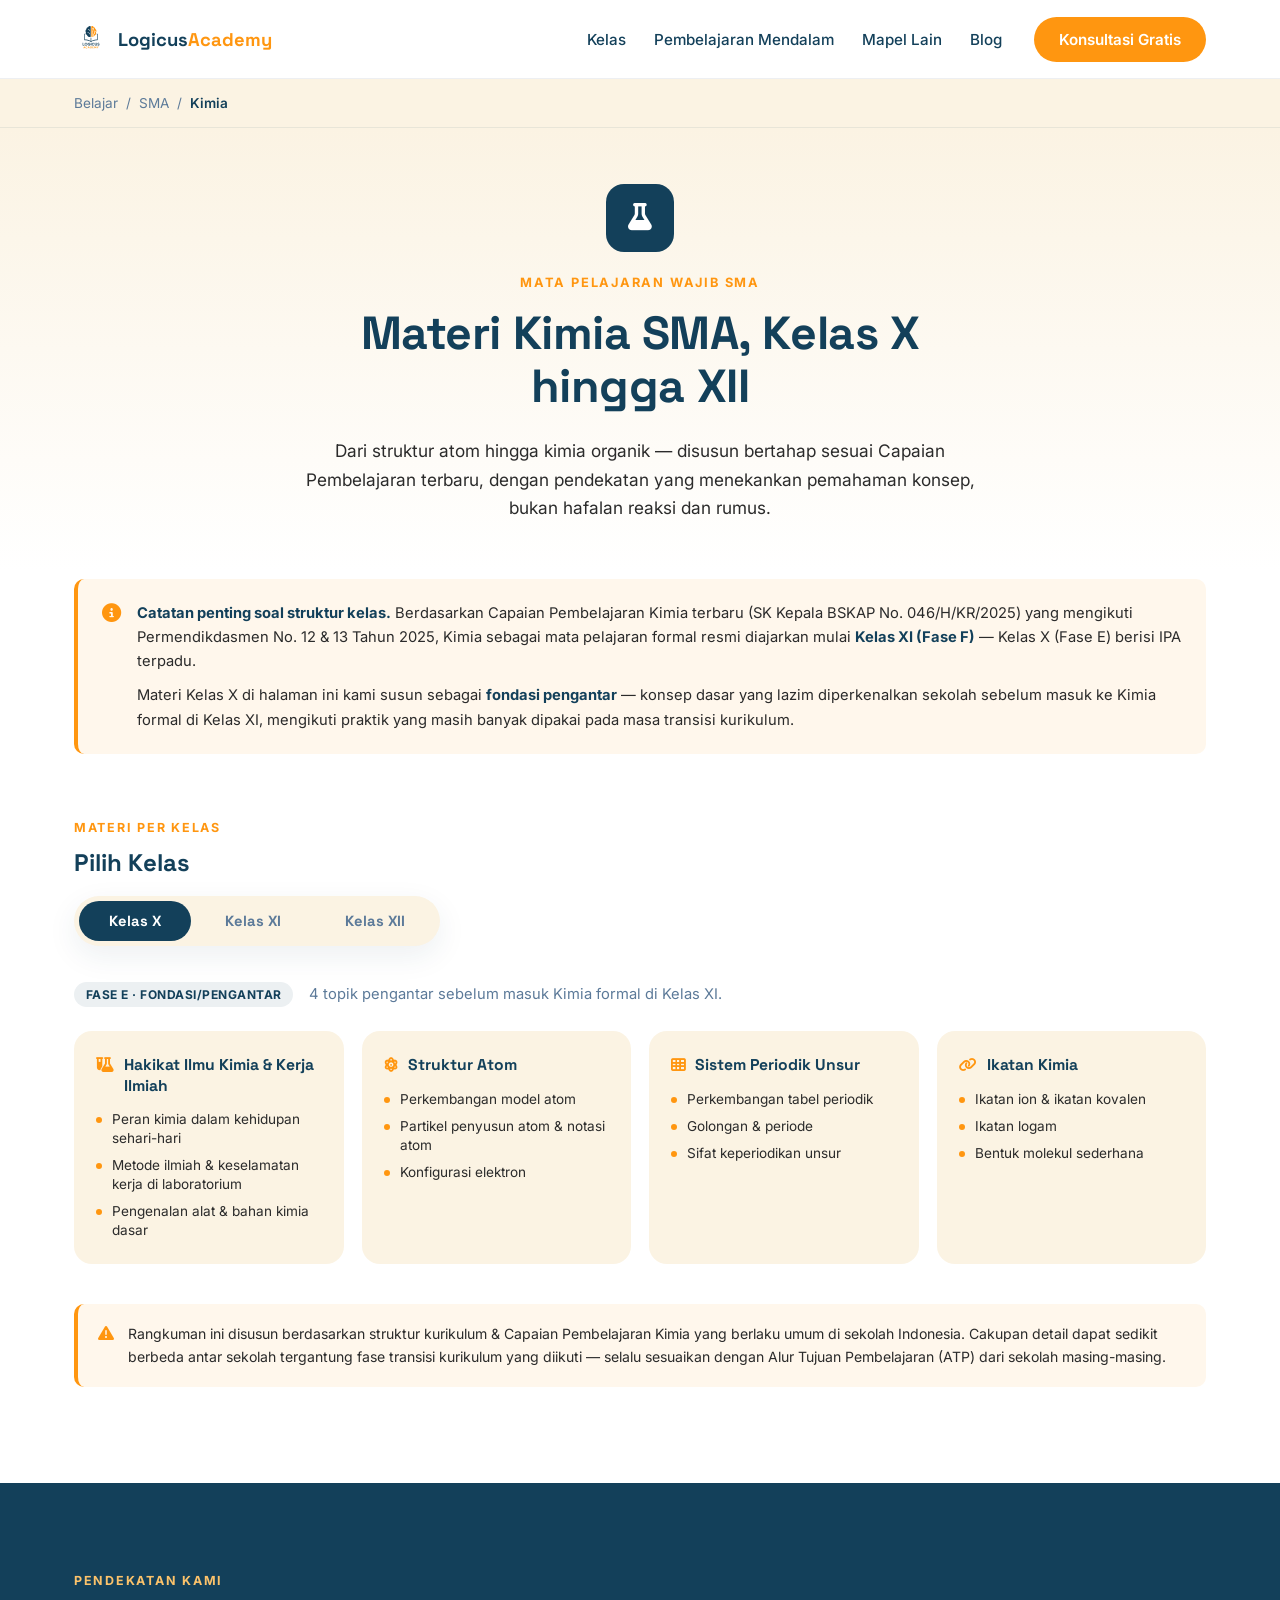
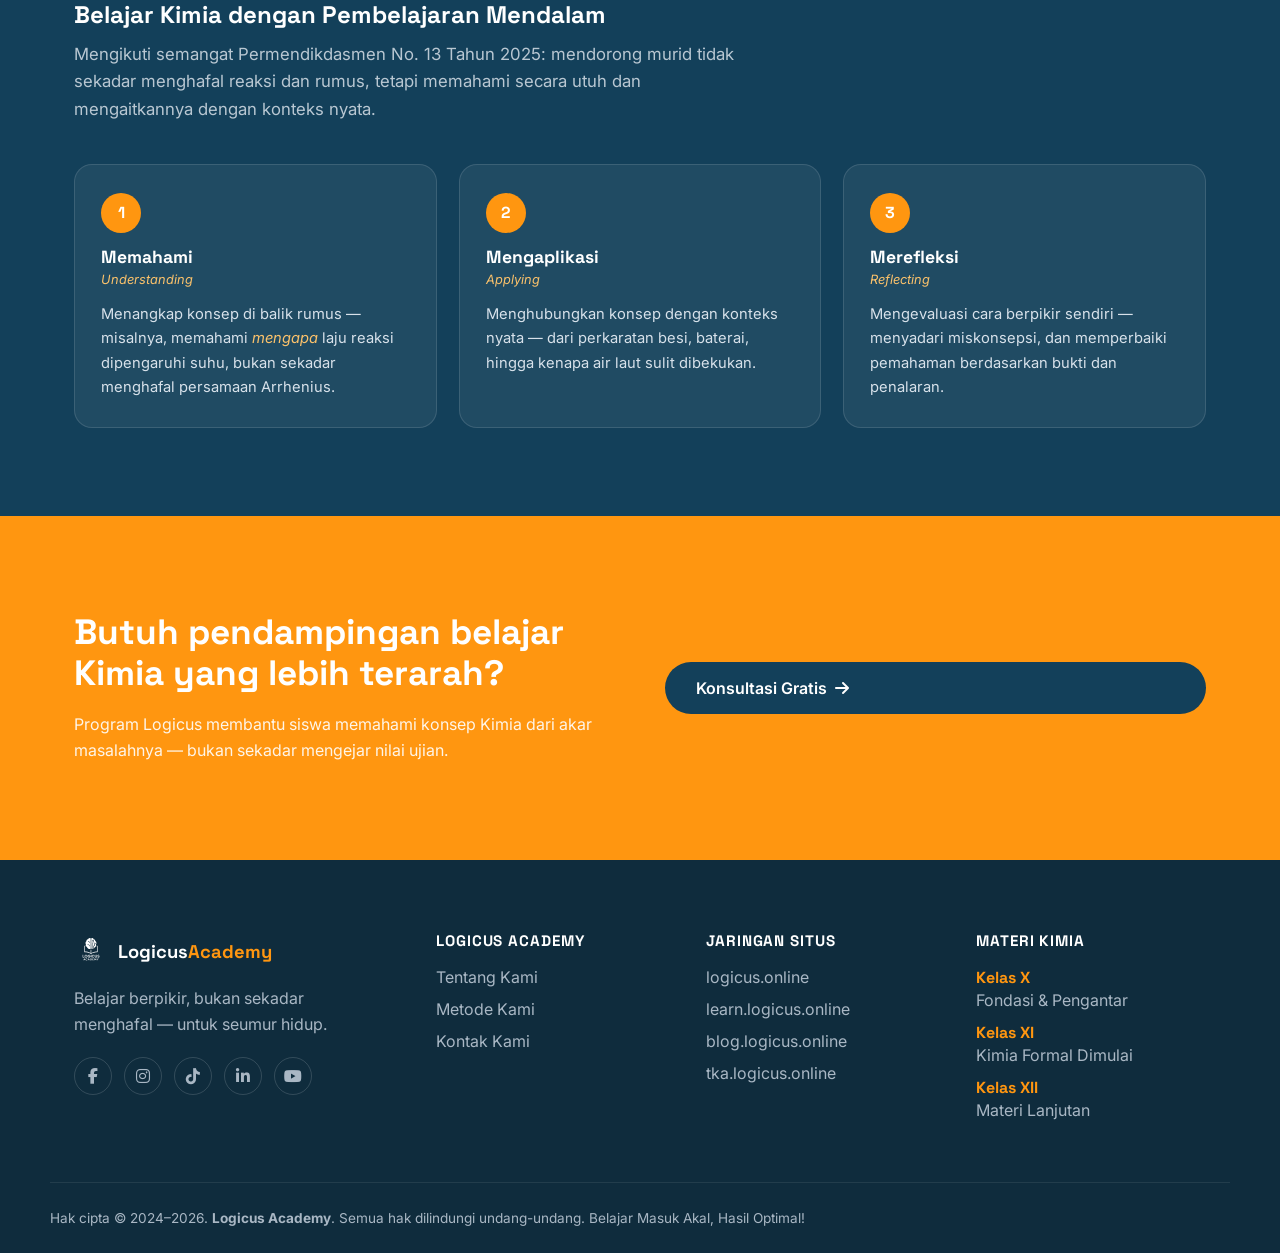
<file: kimia.html>
<!DOCTYPE html>
<html lang="id">
<head>
    <meta charset="UTF-8">
    <meta name="viewport" content="width=device-width, initial-scale=1.0">
    <title>Materi Kimia SMA Kelas X, XI &amp; XII — Logicus Academy</title>
    <meta name="description" content="Materi Kimia SMA lengkap untuk Kelas X, XI, dan XII — disusun mengikuti Capaian Pembelajaran terbaru dan pendekatan Pembelajaran Mendalam, dengan fokus memahami konsep bukan menghafal rumus.">
    <link rel="preconnect" href="https://fonts.googleapis.com">
    <link rel="preconnect" href="https://fonts.gstatic.com" crossorigin>
    <link href="https://fonts.googleapis.com/css2?family=Space+Grotesk:wght@500;600;700&family=Inter:wght@400;500;600;700&display=swap" rel="stylesheet">
    <link rel="stylesheet" href="https://cdnjs.cloudflare.com/ajax/libs/font-awesome/6.5.1/css/all.min.css">
    <link rel="stylesheet" href="style.css">
    <link rel="stylesheet" href="kimia.css">
</head>
<body>

    <a class="skip-link" href="#main">Langsung ke konten</a>

    <!-- Official vectorized logo (traced 1:1 from master file) reused via <use> -->
    <svg style="position:absolute;width:0;height:0;overflow:hidden" aria-hidden="true">
        <symbol id="logicus-logo-full" viewBox="0 0 500 500">
            <path d="M 306.25,336.00 L 306.00,336.25 L 306.00,363.75 L 306.75,365.00 L 306.75,365.75 L 308.00,368.75 L 310.50,371.75 L 313.25,373.75 L 314.00,373.75 L 315.75,374.75 L 317.00,374.75 L 318.25,375.50 L 326.25,375.50 L 327.50,374.75 L 328.50,374.75 L 329.75,374.00 L 332.25,373.25 L 334.25,371.75 L 336.75,368.75 L 337.00,367.25 L 338.25,365.50 L 338.50,362.00 L 338.75,361.75 L 338.75,336.50 L 338.25,336.00 L 331.00,336.00 L 330.75,336.25 L 330.75,362.00 L 328.75,365.75 L 325.50,368.00 L 319.50,368.00 L 318.25,367.00 L 317.25,366.75 L 315.50,365.25 L 314.00,362.00 L 314.00,360.75 L 313.75,360.50 L 313.75,337.50 L 314.00,336.25 L 313.75,336.00 Z M 248.25,336.00 L 248.00,336.25 L 248.00,374.50 L 248.25,374.75 L 255.75,374.75 L 256.25,374.25 L 256.25,336.50 L 255.75,336.00 Z M 127.75,336.00 L 127.25,336.50 L 127.50,337.75 L 127.25,338.50 L 127.25,344.75 L 127.50,345.00 L 127.50,346.25 L 127.25,346.50 L 127.25,374.25 L 127.75,374.75 L 152.75,374.75 L 153.00,374.50 L 153.00,368.25 L 152.50,367.75 L 135.75,367.75 L 135.00,366.75 L 135.00,337.50 L 135.25,336.50 L 134.75,336.00 Z M 356.00,335.00 L 351.00,337.00 L 347.00,341.00 L 346.00,343.25 L 345.50,345.75 L 345.50,347.75 L 345.75,348.00 L 346.00,350.50 L 347.00,352.75 L 350.00,355.75 L 354.75,357.75 L 355.75,357.75 L 358.00,358.50 L 359.50,358.50 L 362.00,359.75 L 363.00,359.75 L 364.25,360.50 L 366.00,362.50 L 366.00,365.50 L 365.50,366.50 L 363.25,368.50 L 362.00,369.00 L 359.00,369.25 L 358.75,369.00 L 356.75,369.00 L 356.25,368.50 L 355.25,368.25 L 353.75,366.75 L 352.25,364.00 L 345.00,364.00 L 344.75,364.25 L 345.00,367.25 L 346.00,368.50 L 347.00,370.75 L 350.75,373.75 L 352.25,374.00 L 353.25,374.75 L 354.50,374.75 L 355.50,375.50 L 363.00,375.50 L 364.25,374.75 L 365.50,374.75 L 366.25,374.00 L 368.00,373.50 L 369.75,372.50 L 371.50,370.75 L 373.75,367.00 L 373.75,365.25 L 374.00,365.00 L 373.75,359.75 L 372.50,357.25 L 369.75,354.75 L 366.75,353.75 L 365.75,353.00 L 364.50,353.00 L 362.75,352.25 L 361.50,352.25 L 358.75,351.00 L 355.25,350.00 L 353.25,347.50 L 353.25,345.00 L 353.75,343.50 L 355.50,341.75 L 356.75,341.00 L 360.50,340.75 L 361.50,341.50 L 363.50,342.25 L 365.75,345.00 L 366.00,346.25 L 366.75,346.75 L 367.50,346.50 L 373.25,346.50 L 373.50,345.25 L 372.75,344.00 L 372.75,343.00 L 372.00,342.00 L 371.50,340.50 L 370.00,338.75 L 367.75,337.00 L 366.50,336.75 L 365.50,336.00 L 364.75,336.00 L 362.50,335.00 Z M 277.25,335.25 L 276.25,336.00 L 275.50,336.00 L 274.25,336.75 L 272.75,337.00 L 270.00,339.00 L 269.50,339.00 L 267.00,341.25 L 266.75,342.00 L 265.00,344.00 L 264.75,345.00 L 263.25,347.50 L 262.25,351.75 L 262.25,358.50 L 263.00,361.00 L 263.00,362.25 L 263.75,363.25 L 265.00,366.25 L 266.75,368.50 L 269.75,371.50 L 272.75,373.50 L 275.25,374.00 L 276.25,374.75 L 277.50,374.75 L 278.50,375.50 L 286.00,375.50 L 287.25,374.75 L 288.75,374.50 L 289.25,374.00 L 291.00,373.75 L 293.25,372.00 L 294.25,371.75 L 297.50,368.50 L 298.00,367.25 L 299.50,365.50 L 300.25,362.50 L 299.00,362.00 L 292.25,362.25 L 290.00,364.75 L 289.50,365.75 L 288.50,366.00 L 285.25,368.00 L 279.25,368.00 L 278.50,367.75 L 276.25,366.25 L 275.25,366.00 L 272.50,363.25 L 271.75,361.25 L 270.75,359.75 L 270.50,357.25 L 270.25,357.00 L 270.25,353.50 L 271.00,349.75 L 272.50,347.25 L 274.75,344.75 L 275.75,344.50 L 278.25,342.75 L 285.25,342.75 L 288.00,344.50 L 289.50,345.00 L 291.75,348.25 L 292.50,348.75 L 299.50,348.75 L 300.00,348.25 L 299.75,346.50 L 297.50,342.25 L 294.00,338.75 L 291.50,337.00 L 290.00,336.75 L 287.25,335.25 L 286.00,335.25 L 285.75,335.00 Z M 216.75,335.25 L 213.75,336.75 L 212.50,337.00 L 210.25,338.75 L 209.25,339.00 L 206.00,342.50 L 205.75,343.25 L 204.25,345.00 L 204.00,346.50 L 203.25,347.25 L 202.00,351.75 L 202.00,359.25 L 202.50,361.50 L 204.00,364.25 L 204.00,365.25 L 206.00,368.25 L 209.50,371.75 L 210.00,371.75 L 212.75,373.75 L 214.50,374.00 L 215.75,374.75 L 217.00,374.75 L 218.25,375.50 L 225.50,375.50 L 227.00,374.75 L 228.50,374.75 L 229.75,374.00 L 232.25,373.50 L 235.25,371.50 L 238.00,368.75 L 240.75,363.50 L 241.25,359.75 L 241.25,354.00 L 240.50,353.50 L 222.50,353.50 L 222.00,354.00 L 222.00,360.25 L 222.25,360.50 L 232.50,360.50 L 233.00,361.00 L 233.00,361.50 L 232.00,362.50 L 231.75,363.50 L 229.00,366.25 L 226.00,368.00 L 218.50,368.00 L 215.75,366.25 L 214.25,365.75 L 212.00,363.00 L 210.75,360.00 L 210.50,358.25 L 210.00,357.75 L 210.00,352.75 L 210.75,351.50 L 210.75,350.75 L 211.50,349.50 L 211.75,348.25 L 215.00,344.75 L 217.50,343.75 L 218.75,342.75 L 225.00,342.75 L 229.25,345.00 L 232.25,348.50 L 240.25,348.50 L 240.75,348.00 L 240.75,347.50 L 239.50,345.75 L 238.75,343.25 L 234.50,338.75 L 233.50,338.25 L 232.25,337.00 L 230.50,336.75 L 229.50,336.00 L 228.50,336.00 L 227.50,335.25 L 226.50,335.00 Z M 171.50,335.25 L 170.50,336.00 L 169.75,336.00 L 167.75,337.00 L 167.00,337.00 L 164.25,339.00 L 163.75,339.00 L 161.00,341.50 L 158.25,345.25 L 158.00,346.25 L 157.25,347.25 L 157.00,349.50 L 156.25,350.75 L 156.25,352.25 L 155.75,353.75 L 155.75,356.25 L 156.25,358.00 L 156.25,359.75 L 157.00,360.75 L 157.25,363.00 L 158.00,364.50 L 158.75,365.25 L 159.25,366.75 L 164.25,371.75 L 165.25,372.00 L 167.75,373.75 L 169.50,374.00 L 173.00,375.50 L 180.25,375.50 L 181.25,374.75 L 182.50,374.75 L 183.50,374.00 L 185.25,373.75 L 187.50,372.50 L 190.50,370.00 L 191.25,369.75 L 192.00,368.50 L 193.75,366.75 L 194.75,364.50 L 195.75,363.25 L 195.75,362.25 L 196.50,360.00 L 196.50,358.75 L 197.00,357.75 L 197.00,354.50 L 196.50,352.75 L 196.50,351.00 L 195.75,348.00 L 193.50,343.75 L 192.00,342.25 L 191.50,341.25 L 189.25,339.25 L 187.00,338.00 L 186.00,337.00 L 184.25,336.75 L 181.50,335.25 L 180.00,335.25 L 179.75,335.00 Z M 173.00,342.75 L 179.75,342.75 L 184.00,345.00 L 186.00,347.00 L 187.00,349.00 L 187.75,349.75 L 188.75,353.75 L 188.75,357.75 L 187.50,361.50 L 186.75,362.25 L 186.50,363.00 L 183.50,366.00 L 183.00,366.00 L 179.25,368.00 L 173.50,368.00 L 172.50,367.25 L 169.50,366.00 L 166.75,363.50 L 166.50,362.75 L 165.25,361.25 L 164.75,360.00 L 164.50,357.75 L 163.75,356.25 L 163.75,354.00 L 164.50,352.50 L 164.50,351.00 L 165.00,349.25 L 168.50,345.00 Z M 152.00,204.50 L 151.50,292.75 L 155.50,296.75 L 176.75,297.75 L 199.25,301.75 L 218.75,307.75 L 232.75,313.75 L 244.25,320.75 L 250.50,321.75 L 254.50,320.75 L 275.00,309.75 L 292.00,303.75 L 323.50,297.75 L 342.25,297.25 L 346.00,295.50 L 347.50,293.25 L 347.50,205.25 L 344.25,200.75 L 333.25,200.75 L 330.50,209.75 L 338.75,210.50 L 338.50,287.25 L 308.00,290.25 L 290.50,294.25 L 273.25,300.00 L 254.75,309.25 L 253.75,308.75 L 253.75,263.00 L 250.25,259.00 L 248.50,259.00 L 245.50,262.00 L 244.75,309.00 L 220.25,298.00 L 200.25,292.25 L 176.25,288.25 L 160.75,287.25 L 160.50,210.50 L 168.75,208.75 L 165.50,200.50 L 155.75,200.50 Z M 236.25,88.75 L 229.50,89.25 L 228.25,90.00 L 222.75,91.00 L 221.00,92.25 L 218.50,93.00 L 211.25,99.00 L 207.25,105.25 L 200.75,107.00 L 199.75,108.00 L 197.00,109.00 L 194.25,110.75 L 190.00,114.75 L 187.25,118.25 L 185.00,122.50 L 183.00,129.00 L 182.50,135.50 L 177.00,140.25 L 173.00,146.25 L 171.00,150.50 L 170.75,153.25 L 169.25,157.75 L 169.25,167.00 L 171.00,173.75 L 175.00,181.00 L 175.00,182.50 L 173.25,186.25 L 172.75,189.00 L 172.50,195.25 L 173.00,199.25 L 175.25,205.50 L 176.00,206.00 L 177.00,208.50 L 181.25,213.75 L 185.50,217.50 L 189.75,219.75 L 191.75,221.75 L 193.00,226.50 L 196.25,232.75 L 203.50,240.75 L 209.00,244.50 L 213.50,246.75 L 215.50,247.00 L 218.50,248.50 L 223.50,249.00 L 228.75,250.50 L 236.50,250.50 L 241.25,248.75 L 244.00,246.00 L 245.50,241.75 L 245.50,98.25 L 244.75,94.00 L 242.75,91.50 L 238.25,89.00 Z M 199.50,179.75 L 200.50,178.75 L 203.25,178.75 L 206.25,181.75 L 209.25,183.50 L 210.25,183.75 L 211.25,184.50 L 213.75,185.00 L 214.75,185.75 L 217.00,186.50 L 219.00,186.75 L 219.75,187.50 L 223.50,189.00 L 224.00,189.75 L 225.25,190.25 L 227.25,191.75 L 229.75,194.25 L 230.00,195.00 L 231.25,196.25 L 231.75,197.50 L 233.00,199.00 L 233.00,199.75 L 233.75,201.25 L 234.25,203.50 L 235.00,204.75 L 235.00,207.75 L 234.00,209.25 L 233.00,210.00 L 231.25,210.25 L 230.50,210.00 L 229.25,208.75 L 228.00,206.00 L 227.50,203.25 L 226.75,201.75 L 224.75,198.75 L 222.50,196.50 L 218.50,194.00 L 217.50,194.00 L 216.00,193.00 L 214.50,192.75 L 212.75,192.00 L 211.75,192.00 L 208.25,190.25 L 207.00,190.00 L 202.25,187.00 L 199.75,184.50 L 198.75,182.75 L 198.75,181.00 Z M 207.25,133.25 L 210.75,133.25 L 211.75,133.75 L 213.50,133.75 L 216.50,135.50 L 217.75,135.75 L 220.25,137.75 L 220.75,137.75 L 225.25,142.25 L 226.00,143.75 L 227.00,144.75 L 227.00,145.25 L 229.00,148.75 L 229.25,150.50 L 230.00,152.50 L 230.00,153.75 L 230.50,155.00 L 230.50,158.50 L 230.00,159.25 L 230.00,160.00 L 229.25,161.00 L 228.25,161.50 L 226.25,161.50 L 224.75,160.25 L 223.75,157.75 L 223.75,154.75 L 223.00,152.00 L 221.75,150.00 L 221.50,148.75 L 219.75,146.75 L 219.50,146.00 L 217.25,143.75 L 215.00,142.00 L 212.25,141.00 L 211.00,140.00 L 207.00,139.25 L 205.75,138.00 L 205.25,137.00 L 205.25,135.75 L 205.75,134.25 Z" fill="#13405A" fill-rule="evenodd"/>
            <path d="M 335.75,389.25 L 335.75,390.00 L 336.75,391.50 L 337.25,393.00 L 338.75,395.00 L 339.00,396.25 L 340.50,398.00 L 341.25,400.00 L 342.50,401.50 L 343.25,403.50 L 345.00,406.00 L 345.00,416.50 L 345.50,417.00 L 350.50,417.00 L 351.00,416.50 L 351.00,406.00 L 351.75,405.00 L 352.75,402.50 L 353.75,401.50 L 354.75,399.75 L 354.75,399.25 L 357.50,395.25 L 358.75,392.50 L 359.75,391.50 L 360.25,389.50 L 360.00,389.25 L 354.50,389.25 L 354.00,389.50 L 353.00,390.75 L 351.75,393.75 L 351.00,394.50 L 351.00,395.00 L 350.25,396.50 L 349.00,398.00 L 348.75,399.00 L 348.25,399.50 L 347.75,399.50 L 347.00,398.75 L 346.50,397.00 L 344.75,394.50 L 344.75,394.00 L 343.75,392.00 L 343.00,391.25 L 342.50,389.75 L 341.75,389.25 Z M 297.75,390.25 L 297.75,416.25 L 298.25,417.00 L 303.50,417.00 L 303.75,416.75 L 303.75,400.00 L 304.25,399.50 L 305.25,400.25 L 306.00,402.00 L 307.25,403.25 L 308.00,405.00 L 312.00,410.75 L 313.50,410.75 L 314.50,410.00 L 315.75,407.50 L 316.75,406.50 L 317.00,405.50 L 318.75,403.25 L 319.75,401.25 L 321.25,400.25 L 321.75,400.75 L 321.75,416.50 L 322.25,417.00 L 327.50,417.00 L 327.75,416.75 L 327.75,389.50 L 327.50,389.25 L 321.25,389.25 L 319.25,392.00 L 318.75,393.25 L 317.75,394.25 L 316.75,396.50 L 315.50,397.75 L 315.00,399.00 L 313.25,401.25 L 312.75,401.25 L 311.75,400.25 L 310.75,398.25 L 309.75,397.25 L 309.50,396.25 L 307.75,394.25 L 307.50,393.25 L 304.50,389.25 L 298.25,389.25 Z M 271.00,389.25 L 270.25,390.50 L 270.25,416.50 L 271.00,417.00 L 288.50,417.00 L 288.75,416.75 L 288.75,412.00 L 288.25,411.50 L 287.25,411.75 L 284.25,411.75 L 284.00,411.50 L 282.75,411.75 L 280.00,411.75 L 279.75,411.50 L 277.25,411.75 L 276.50,410.75 L 276.50,406.75 L 277.25,406.00 L 287.00,406.00 L 287.50,405.50 L 287.50,401.25 L 287.00,400.75 L 278.50,400.75 L 278.25,401.00 L 277.00,400.75 L 276.50,400.25 L 276.50,395.25 L 277.50,394.25 L 278.25,394.50 L 288.25,394.50 L 288.75,394.00 L 288.75,389.50 L 288.50,389.25 Z M 237.75,389.25 L 237.25,389.75 L 237.25,416.50 L 237.75,417.00 L 250.50,417.00 L 250.75,416.75 L 253.50,416.50 L 255.25,415.25 L 257.00,414.75 L 258.50,413.50 L 260.50,411.00 L 260.75,409.75 L 261.75,408.25 L 262.00,406.25 L 262.50,405.00 L 262.50,400.75 L 261.75,398.00 L 261.00,397.00 L 260.75,395.75 L 260.00,394.50 L 258.00,392.25 L 254.50,390.00 L 253.25,390.00 L 250.75,389.25 Z M 244.25,394.50 L 250.00,394.75 L 252.50,395.75 L 254.75,398.00 L 255.00,399.00 L 256.00,400.50 L 256.25,403.25 L 256.00,403.50 L 255.75,406.50 L 255.00,407.25 L 254.75,408.25 L 251.75,411.00 L 250.00,411.50 L 245.75,411.75 L 245.50,411.50 L 244.00,411.50 L 243.25,410.75 L 243.25,395.25 Z M 213.25,389.25 L 212.25,390.50 L 211.75,393.00 L 211.00,394.00 L 211.00,394.75 L 210.00,396.50 L 209.75,398.25 L 209.00,399.25 L 208.00,401.75 L 208.00,403.00 L 206.25,406.25 L 205.75,408.75 L 204.25,411.50 L 203.75,414.00 L 203.25,414.50 L 202.50,416.50 L 203.00,417.00 L 208.50,417.00 L 209.25,416.25 L 209.75,414.00 L 211.25,411.75 L 221.50,411.75 L 222.75,413.50 L 223.50,416.00 L 224.25,417.00 L 229.75,417.00 L 230.25,416.25 L 229.50,415.25 L 229.50,414.25 L 227.75,410.75 L 227.50,409.00 L 225.75,405.25 L 224.75,402.00 L 223.75,400.75 L 223.50,398.75 L 223.00,398.00 L 222.75,396.75 L 221.75,395.25 L 221.00,392.25 L 220.00,390.75 L 219.75,389.75 L 219.25,389.25 Z M 216.25,397.25 L 217.25,398.25 L 218.00,401.50 L 219.75,405.00 L 219.75,405.50 L 219.00,406.25 L 218.25,406.50 L 213.50,406.25 L 213.00,405.75 L 213.00,405.00 L 213.75,403.75 L 214.00,401.75 L 214.50,401.25 L 215.75,397.75 Z M 149.00,389.50 L 148.00,391.00 L 147.75,392.25 L 147.25,393.00 L 147.00,394.75 L 146.00,396.25 L 145.00,399.00 L 145.00,399.75 L 144.00,401.25 L 143.75,403.00 L 143.25,403.50 L 143.25,404.25 L 141.75,407.50 L 141.00,410.25 L 140.00,411.75 L 140.00,412.75 L 138.50,416.00 L 138.50,416.75 L 138.75,417.00 L 144.25,417.00 L 145.50,414.75 L 146.00,412.75 L 147.25,411.75 L 156.75,411.75 L 158.00,412.75 L 158.25,413.75 L 158.75,414.00 L 159.00,415.75 L 159.50,416.75 L 160.00,417.00 L 165.50,417.00 L 165.75,415.75 L 164.75,414.00 L 164.75,412.75 L 163.00,409.75 L 162.75,407.50 L 160.75,403.75 L 160.75,402.50 L 159.75,401.00 L 158.75,398.50 L 158.75,397.50 L 157.75,396.00 L 157.25,394.00 L 156.75,393.25 L 156.75,392.25 L 156.00,391.25 L 155.50,389.75 L 154.75,389.25 L 149.50,389.25 Z M 151.75,397.50 L 152.25,397.50 L 153.00,398.25 L 153.25,400.50 L 155.00,404.00 L 155.25,405.75 L 154.50,406.50 L 153.25,406.25 L 151.00,406.50 L 150.75,406.25 L 149.25,406.25 L 148.75,405.75 L 149.75,402.00 L 150.75,400.50 L 151.00,398.50 Z M 178.00,390.00 L 175.25,391.75 L 173.25,393.75 L 171.75,396.75 L 171.00,397.50 L 170.75,400.25 L 170.50,400.50 L 170.50,406.00 L 171.00,407.50 L 171.00,408.75 L 172.75,411.25 L 173.25,412.50 L 175.25,414.50 L 178.75,416.75 L 182.00,417.00 L 183.75,417.75 L 186.25,417.75 L 188.75,417.00 L 191.00,416.75 L 193.25,415.00 L 194.00,414.75 L 195.75,413.00 L 197.00,410.25 L 197.50,409.75 L 197.50,408.75 L 197.25,408.50 L 196.75,408.75 L 191.25,408.75 L 189.25,411.00 L 188.75,411.00 L 187.00,412.00 L 183.00,412.00 L 181.50,411.50 L 178.75,409.50 L 176.75,406.25 L 176.75,404.50 L 176.50,404.25 L 176.75,400.00 L 178.00,397.75 L 179.75,395.75 L 181.00,395.00 L 182.75,394.75 L 183.50,394.25 L 185.50,394.25 L 188.00,395.00 L 189.25,395.75 L 191.75,398.25 L 197.00,398.25 L 197.50,397.75 L 197.50,397.25 L 196.00,395.00 L 195.75,394.00 L 194.00,392.00 L 191.50,390.00 L 190.75,390.00 L 189.50,389.25 L 188.50,389.25 L 187.25,388.75 L 182.50,388.75 L 181.50,389.25 L 180.00,389.25 L 179.25,389.75 Z M 304.25,163.00 L 301.75,164.25 L 300.00,165.75 L 299.25,168.25 L 299.50,171.50 L 301.00,173.75 L 302.50,174.75 L 307.25,174.75 L 309.25,173.25 L 310.75,171.00 L 310.75,169.50 L 311.00,169.25 L 310.75,167.50 L 310.00,166.75 L 309.50,165.25 L 308.00,164.00 L 306.25,163.25 Z M 278.50,122.00 L 276.75,123.25 L 275.25,126.50 L 275.25,128.50 L 276.00,130.25 L 278.25,132.75 L 279.25,133.25 L 282.75,133.25 L 283.50,133.00 L 285.75,131.25 L 285.75,130.75 L 286.75,129.25 L 286.75,125.50 L 285.75,123.50 L 284.00,122.00 L 283.25,121.75 Z M 262.25,88.75 L 257.75,90.50 L 254.00,95.75 L 254.00,243.00 L 256.75,247.50 L 263.00,250.50 L 264.00,250.00 L 264.00,172.50 L 266.75,165.50 L 275.75,155.00 L 277.75,150.75 L 277.75,140.00 L 273.50,137.75 L 268.75,130.75 L 268.75,124.00 L 274.25,116.50 L 283.00,114.50 L 287.75,116.25 L 291.00,119.25 L 294.00,126.75 L 291.25,135.25 L 284.25,140.50 L 283.75,155.25 L 274.25,167.25 L 271.00,173.75 L 271.00,250.00 L 280.25,248.50 L 282.50,246.75 L 282.50,212.50 L 284.25,207.25 L 289.00,202.00 L 299.25,196.00 L 301.75,192.00 L 301.75,182.00 L 294.25,176.25 L 292.00,169.75 L 294.00,163.00 L 300.75,157.00 L 309.25,157.00 L 315.00,161.25 L 317.00,165.00 L 317.50,170.50 L 314.75,177.75 L 308.75,182.00 L 308.75,193.25 L 307.00,197.75 L 303.25,201.75 L 292.25,208.25 L 290.00,211.25 L 290.25,244.00 L 299.50,236.25 L 304.75,224.50 L 314.50,218.75 L 318.75,214.50 L 322.75,207.75 L 325.25,198.50 L 325.25,189.75 L 323.50,181.75 L 328.75,172.00 L 329.75,161.00 L 326.75,148.25 L 322.50,141.25 L 312.50,132.50 L 311.50,123.50 L 306.75,114.75 L 299.50,109.00 L 291.50,106.50 L 285.50,97.50 L 280.00,93.25 L 269.25,89.00 Z" fill="#FF9610" fill-rule="evenodd"/>
        </symbol>
        <symbol id="logicus-logo-white" viewBox="0 0 500 500">
            <path d="M 306.25,336.00 L 306.00,336.25 L 306.00,363.75 L 306.75,365.00 L 306.75,365.75 L 308.00,368.75 L 310.50,371.75 L 313.25,373.75 L 314.00,373.75 L 315.75,374.75 L 317.00,374.75 L 318.25,375.50 L 326.25,375.50 L 327.50,374.75 L 328.50,374.75 L 329.75,374.00 L 332.25,373.25 L 334.25,371.75 L 336.75,368.75 L 337.00,367.25 L 338.25,365.50 L 338.50,362.00 L 338.75,361.75 L 338.75,336.50 L 338.25,336.00 L 331.00,336.00 L 330.75,336.25 L 330.75,362.00 L 328.75,365.75 L 325.50,368.00 L 319.50,368.00 L 318.25,367.00 L 317.25,366.75 L 315.50,365.25 L 314.00,362.00 L 314.00,360.75 L 313.75,360.50 L 313.75,337.50 L 314.00,336.25 L 313.75,336.00 Z M 248.25,336.00 L 248.00,336.25 L 248.00,374.50 L 248.25,374.75 L 255.75,374.75 L 256.25,374.25 L 256.25,336.50 L 255.75,336.00 Z M 127.75,336.00 L 127.25,336.50 L 127.50,337.75 L 127.25,338.50 L 127.25,344.75 L 127.50,345.00 L 127.50,346.25 L 127.25,346.50 L 127.25,374.25 L 127.75,374.75 L 152.75,374.75 L 153.00,374.50 L 153.00,368.25 L 152.50,367.75 L 135.75,367.75 L 135.00,366.75 L 135.00,337.50 L 135.25,336.50 L 134.75,336.00 Z M 356.00,335.00 L 351.00,337.00 L 347.00,341.00 L 346.00,343.25 L 345.50,345.75 L 345.50,347.75 L 345.75,348.00 L 346.00,350.50 L 347.00,352.75 L 350.00,355.75 L 354.75,357.75 L 355.75,357.75 L 358.00,358.50 L 359.50,358.50 L 362.00,359.75 L 363.00,359.75 L 364.25,360.50 L 366.00,362.50 L 366.00,365.50 L 365.50,366.50 L 363.25,368.50 L 362.00,369.00 L 359.00,369.25 L 358.75,369.00 L 356.75,369.00 L 356.25,368.50 L 355.25,368.25 L 353.75,366.75 L 352.25,364.00 L 345.00,364.00 L 344.75,364.25 L 345.00,367.25 L 346.00,368.50 L 347.00,370.75 L 350.75,373.75 L 352.25,374.00 L 353.25,374.75 L 354.50,374.75 L 355.50,375.50 L 363.00,375.50 L 364.25,374.75 L 365.50,374.75 L 366.25,374.00 L 368.00,373.50 L 369.75,372.50 L 371.50,370.75 L 373.75,367.00 L 373.75,365.25 L 374.00,365.00 L 373.75,359.75 L 372.50,357.25 L 369.75,354.75 L 366.75,353.75 L 365.75,353.00 L 364.50,353.00 L 362.75,352.25 L 361.50,352.25 L 358.75,351.00 L 355.25,350.00 L 353.25,347.50 L 353.25,345.00 L 353.75,343.50 L 355.50,341.75 L 356.75,341.00 L 360.50,340.75 L 361.50,341.50 L 363.50,342.25 L 365.75,345.00 L 366.00,346.25 L 366.75,346.75 L 367.50,346.50 L 373.25,346.50 L 373.50,345.25 L 372.75,344.00 L 372.75,343.00 L 372.00,342.00 L 371.50,340.50 L 370.00,338.75 L 367.75,337.00 L 366.50,336.75 L 365.50,336.00 L 364.75,336.00 L 362.50,335.00 Z M 277.25,335.25 L 276.25,336.00 L 275.50,336.00 L 274.25,336.75 L 272.75,337.00 L 270.00,339.00 L 269.50,339.00 L 267.00,341.25 L 266.75,342.00 L 265.00,344.00 L 264.75,345.00 L 263.25,347.50 L 262.25,351.75 L 262.25,358.50 L 263.00,361.00 L 263.00,362.25 L 263.75,363.25 L 265.00,366.25 L 266.75,368.50 L 269.75,371.50 L 272.75,373.50 L 275.25,374.00 L 276.25,374.75 L 277.50,374.75 L 278.50,375.50 L 286.00,375.50 L 287.25,374.75 L 288.75,374.50 L 289.25,374.00 L 291.00,373.75 L 293.25,372.00 L 294.25,371.75 L 297.50,368.50 L 298.00,367.25 L 299.50,365.50 L 300.25,362.50 L 299.00,362.00 L 292.25,362.25 L 290.00,364.75 L 289.50,365.75 L 288.50,366.00 L 285.25,368.00 L 279.25,368.00 L 278.50,367.75 L 276.25,366.25 L 275.25,366.00 L 272.50,363.25 L 271.75,361.25 L 270.75,359.75 L 270.50,357.25 L 270.25,357.00 L 270.25,353.50 L 271.00,349.75 L 272.50,347.25 L 274.75,344.75 L 275.75,344.50 L 278.25,342.75 L 285.25,342.75 L 288.00,344.50 L 289.50,345.00 L 291.75,348.25 L 292.50,348.75 L 299.50,348.75 L 300.00,348.25 L 299.75,346.50 L 297.50,342.25 L 294.00,338.75 L 291.50,337.00 L 290.00,336.75 L 287.25,335.25 L 286.00,335.25 L 285.75,335.00 Z M 216.75,335.25 L 213.75,336.75 L 212.50,337.00 L 210.25,338.75 L 209.25,339.00 L 206.00,342.50 L 205.75,343.25 L 204.25,345.00 L 204.00,346.50 L 203.25,347.25 L 202.00,351.75 L 202.00,359.25 L 202.50,361.50 L 204.00,364.25 L 204.00,365.25 L 206.00,368.25 L 209.50,371.75 L 210.00,371.75 L 212.75,373.75 L 214.50,374.00 L 215.75,374.75 L 217.00,374.75 L 218.25,375.50 L 225.50,375.50 L 227.00,374.75 L 228.50,374.75 L 229.75,374.00 L 232.25,373.50 L 235.25,371.50 L 238.00,368.75 L 240.75,363.50 L 241.25,359.75 L 241.25,354.00 L 240.50,353.50 L 222.50,353.50 L 222.00,354.00 L 222.00,360.25 L 222.25,360.50 L 232.50,360.50 L 233.00,361.00 L 233.00,361.50 L 232.00,362.50 L 231.75,363.50 L 229.00,366.25 L 226.00,368.00 L 218.50,368.00 L 215.75,366.25 L 214.25,365.75 L 212.00,363.00 L 210.75,360.00 L 210.50,358.25 L 210.00,357.75 L 210.00,352.75 L 210.75,351.50 L 210.75,350.75 L 211.50,349.50 L 211.75,348.25 L 215.00,344.75 L 217.50,343.75 L 218.75,342.75 L 225.00,342.75 L 229.25,345.00 L 232.25,348.50 L 240.25,348.50 L 240.75,348.00 L 240.75,347.50 L 239.50,345.75 L 238.75,343.25 L 234.50,338.75 L 233.50,338.25 L 232.25,337.00 L 230.50,336.75 L 229.50,336.00 L 228.50,336.00 L 227.50,335.25 L 226.50,335.00 Z M 171.50,335.25 L 170.50,336.00 L 169.75,336.00 L 167.75,337.00 L 167.00,337.00 L 164.25,339.00 L 163.75,339.00 L 161.00,341.50 L 158.25,345.25 L 158.00,346.25 L 157.25,347.25 L 157.00,349.50 L 156.25,350.75 L 156.25,352.25 L 155.75,353.75 L 155.75,356.25 L 156.25,358.00 L 156.25,359.75 L 157.00,360.75 L 157.25,363.00 L 158.00,364.50 L 158.75,365.25 L 159.25,366.75 L 164.25,371.75 L 165.25,372.00 L 167.75,373.75 L 169.50,374.00 L 173.00,375.50 L 180.25,375.50 L 181.25,374.75 L 182.50,374.75 L 183.50,374.00 L 185.25,373.75 L 187.50,372.50 L 190.50,370.00 L 191.25,369.75 L 192.00,368.50 L 193.75,366.75 L 194.75,364.50 L 195.75,363.25 L 195.75,362.25 L 196.50,360.00 L 196.50,358.75 L 197.00,357.75 L 197.00,354.50 L 196.50,352.75 L 196.50,351.00 L 195.75,348.00 L 193.50,343.75 L 192.00,342.25 L 191.50,341.25 L 189.25,339.25 L 187.00,338.00 L 186.00,337.00 L 184.25,336.75 L 181.50,335.25 L 180.00,335.25 L 179.75,335.00 Z M 173.00,342.75 L 179.75,342.75 L 184.00,345.00 L 186.00,347.00 L 187.00,349.00 L 187.75,349.75 L 188.75,353.75 L 188.75,357.75 L 187.50,361.50 L 186.75,362.25 L 186.50,363.00 L 183.50,366.00 L 183.00,366.00 L 179.25,368.00 L 173.50,368.00 L 172.50,367.25 L 169.50,366.00 L 166.75,363.50 L 166.50,362.75 L 165.25,361.25 L 164.75,360.00 L 164.50,357.75 L 163.75,356.25 L 163.75,354.00 L 164.50,352.50 L 164.50,351.00 L 165.00,349.25 L 168.50,345.00 Z M 152.00,204.50 L 151.50,292.75 L 155.50,296.75 L 176.75,297.75 L 199.25,301.75 L 218.75,307.75 L 232.75,313.75 L 244.25,320.75 L 250.50,321.75 L 254.50,320.75 L 275.00,309.75 L 292.00,303.75 L 323.50,297.75 L 342.25,297.25 L 346.00,295.50 L 347.50,293.25 L 347.50,205.25 L 344.25,200.75 L 333.25,200.75 L 330.50,209.75 L 338.75,210.50 L 338.50,287.25 L 308.00,290.25 L 290.50,294.25 L 273.25,300.00 L 254.75,309.25 L 253.75,308.75 L 253.75,263.00 L 250.25,259.00 L 248.50,259.00 L 245.50,262.00 L 244.75,309.00 L 220.25,298.00 L 200.25,292.25 L 176.25,288.25 L 160.75,287.25 L 160.50,210.50 L 168.75,208.75 L 165.50,200.50 L 155.75,200.50 Z M 236.25,88.75 L 229.50,89.25 L 228.25,90.00 L 222.75,91.00 L 221.00,92.25 L 218.50,93.00 L 211.25,99.00 L 207.25,105.25 L 200.75,107.00 L 199.75,108.00 L 197.00,109.00 L 194.25,110.75 L 190.00,114.75 L 187.25,118.25 L 185.00,122.50 L 183.00,129.00 L 182.50,135.50 L 177.00,140.25 L 173.00,146.25 L 171.00,150.50 L 170.75,153.25 L 169.25,157.75 L 169.25,167.00 L 171.00,173.75 L 175.00,181.00 L 175.00,182.50 L 173.25,186.25 L 172.75,189.00 L 172.50,195.25 L 173.00,199.25 L 175.25,205.50 L 176.00,206.00 L 177.00,208.50 L 181.25,213.75 L 185.50,217.50 L 189.75,219.75 L 191.75,221.75 L 193.00,226.50 L 196.25,232.75 L 203.50,240.75 L 209.00,244.50 L 213.50,246.75 L 215.50,247.00 L 218.50,248.50 L 223.50,249.00 L 228.75,250.50 L 236.50,250.50 L 241.25,248.75 L 244.00,246.00 L 245.50,241.75 L 245.50,98.25 L 244.75,94.00 L 242.75,91.50 L 238.25,89.00 Z M 199.50,179.75 L 200.50,178.75 L 203.25,178.75 L 206.25,181.75 L 209.25,183.50 L 210.25,183.75 L 211.25,184.50 L 213.75,185.00 L 214.75,185.75 L 217.00,186.50 L 219.00,186.75 L 219.75,187.50 L 223.50,189.00 L 224.00,189.75 L 225.25,190.25 L 227.25,191.75 L 229.75,194.25 L 230.00,195.00 L 231.25,196.25 L 231.75,197.50 L 233.00,199.00 L 233.00,199.75 L 233.75,201.25 L 234.25,203.50 L 235.00,204.75 L 235.00,207.75 L 234.00,209.25 L 233.00,210.00 L 231.25,210.25 L 230.50,210.00 L 229.25,208.75 L 228.00,206.00 L 227.50,203.25 L 226.75,201.75 L 224.75,198.75 L 222.50,196.50 L 218.50,194.00 L 217.50,194.00 L 216.00,193.00 L 214.50,192.75 L 212.75,192.00 L 211.75,192.00 L 208.25,190.25 L 207.00,190.00 L 202.25,187.00 L 199.75,184.50 L 198.75,182.75 L 198.75,181.00 Z M 207.25,133.25 L 210.75,133.25 L 211.75,133.75 L 213.50,133.75 L 216.50,135.50 L 217.75,135.75 L 220.25,137.75 L 220.75,137.75 L 225.25,142.25 L 226.00,143.75 L 227.00,144.75 L 227.00,145.25 L 229.00,148.75 L 229.25,150.50 L 230.00,152.50 L 230.00,153.75 L 230.50,155.00 L 230.50,158.50 L 230.00,159.25 L 230.00,160.00 L 229.25,161.00 L 228.25,161.50 L 226.25,161.50 L 224.75,160.25 L 223.75,157.75 L 223.75,154.75 L 223.00,152.00 L 221.75,150.00 L 221.50,148.75 L 219.75,146.75 L 219.50,146.00 L 217.25,143.75 L 215.00,142.00 L 212.25,141.00 L 211.00,140.00 L 207.00,139.25 L 205.75,138.00 L 205.25,137.00 L 205.25,135.75 L 205.75,134.25 Z" fill="#FFFFFF" fill-rule="evenodd"/>
            <path d="M 335.75,389.25 L 335.75,390.00 L 336.75,391.50 L 337.25,393.00 L 338.75,395.00 L 339.00,396.25 L 340.50,398.00 L 341.25,400.00 L 342.50,401.50 L 343.25,403.50 L 345.00,406.00 L 345.00,416.50 L 345.50,417.00 L 350.50,417.00 L 351.00,416.50 L 351.00,406.00 L 351.75,405.00 L 352.75,402.50 L 353.75,401.50 L 354.75,399.75 L 354.75,399.25 L 357.50,395.25 L 358.75,392.50 L 359.75,391.50 L 360.25,389.50 L 360.00,389.25 L 354.50,389.25 L 354.00,389.50 L 353.00,390.75 L 351.75,393.75 L 351.00,394.50 L 351.00,395.00 L 350.25,396.50 L 349.00,398.00 L 348.75,399.00 L 348.25,399.50 L 347.75,399.50 L 347.00,398.75 L 346.50,397.00 L 344.75,394.50 L 344.75,394.00 L 343.75,392.00 L 343.00,391.25 L 342.50,389.75 L 341.75,389.25 Z M 297.75,390.25 L 297.75,416.25 L 298.25,417.00 L 303.50,417.00 L 303.75,416.75 L 303.75,400.00 L 304.25,399.50 L 305.25,400.25 L 306.00,402.00 L 307.25,403.25 L 308.00,405.00 L 312.00,410.75 L 313.50,410.75 L 314.50,410.00 L 315.75,407.50 L 316.75,406.50 L 317.00,405.50 L 318.75,403.25 L 319.75,401.25 L 321.25,400.25 L 321.75,400.75 L 321.75,416.50 L 322.25,417.00 L 327.50,417.00 L 327.75,416.75 L 327.75,389.50 L 327.50,389.25 L 321.25,389.25 L 319.25,392.00 L 318.75,393.25 L 317.75,394.25 L 316.75,396.50 L 315.50,397.75 L 315.00,399.00 L 313.25,401.25 L 312.75,401.25 L 311.75,400.25 L 310.75,398.25 L 309.75,397.25 L 309.50,396.25 L 307.75,394.25 L 307.50,393.25 L 304.50,389.25 L 298.25,389.25 Z M 271.00,389.25 L 270.25,390.50 L 270.25,416.50 L 271.00,417.00 L 288.50,417.00 L 288.75,416.75 L 288.75,412.00 L 288.25,411.50 L 287.25,411.75 L 284.25,411.75 L 284.00,411.50 L 282.75,411.75 L 280.00,411.75 L 279.75,411.50 L 277.25,411.75 L 276.50,410.75 L 276.50,406.75 L 277.25,406.00 L 287.00,406.00 L 287.50,405.50 L 287.50,401.25 L 287.00,400.75 L 278.50,400.75 L 278.25,401.00 L 277.00,400.75 L 276.50,400.25 L 276.50,395.25 L 277.50,394.25 L 278.25,394.50 L 288.25,394.50 L 288.75,394.00 L 288.75,389.50 L 288.50,389.25 Z M 237.75,389.25 L 237.25,389.75 L 237.25,416.50 L 237.75,417.00 L 250.50,417.00 L 250.75,416.75 L 253.50,416.50 L 255.25,415.25 L 257.00,414.75 L 258.50,413.50 L 260.50,411.00 L 260.75,409.75 L 261.75,408.25 L 262.00,406.25 L 262.50,405.00 L 262.50,400.75 L 261.75,398.00 L 261.00,397.00 L 260.75,395.75 L 260.00,394.50 L 258.00,392.25 L 254.50,390.00 L 253.25,390.00 L 250.75,389.25 Z M 244.25,394.50 L 250.00,394.75 L 252.50,395.75 L 254.75,398.00 L 255.00,399.00 L 256.00,400.50 L 256.25,403.25 L 256.00,403.50 L 255.75,406.50 L 255.00,407.25 L 254.75,408.25 L 251.75,411.00 L 250.00,411.50 L 245.75,411.75 L 245.50,411.50 L 244.00,411.50 L 243.25,410.75 L 243.25,395.25 Z M 213.25,389.25 L 212.25,390.50 L 211.75,393.00 L 211.00,394.00 L 211.00,394.75 L 210.00,396.50 L 209.75,398.25 L 209.00,399.25 L 208.00,401.75 L 208.00,403.00 L 206.25,406.25 L 205.75,408.75 L 204.25,411.50 L 203.75,414.00 L 203.25,414.50 L 202.50,416.50 L 203.00,417.00 L 208.50,417.00 L 209.25,416.25 L 209.75,414.00 L 211.25,411.75 L 221.50,411.75 L 222.75,413.50 L 223.50,416.00 L 224.25,417.00 L 229.75,417.00 L 230.25,416.25 L 229.50,415.25 L 229.50,414.25 L 227.75,410.75 L 227.50,409.00 L 225.75,405.25 L 224.75,402.00 L 223.75,400.75 L 223.50,398.75 L 223.00,398.00 L 222.75,396.75 L 221.75,395.25 L 221.00,392.25 L 220.00,390.75 L 219.75,389.75 L 219.25,389.25 Z M 216.25,397.25 L 217.25,398.25 L 218.00,401.50 L 219.75,405.00 L 219.75,405.50 L 219.00,406.25 L 218.25,406.50 L 213.50,406.25 L 213.00,405.75 L 213.00,405.00 L 213.75,403.75 L 214.00,401.75 L 214.50,401.25 L 215.75,397.75 Z M 149.00,389.50 L 148.00,391.00 L 147.75,392.25 L 147.25,393.00 L 147.00,394.75 L 146.00,396.25 L 145.00,399.00 L 145.00,399.75 L 144.00,401.25 L 143.75,403.00 L 143.25,403.50 L 143.25,404.25 L 141.75,407.50 L 141.00,410.25 L 140.00,411.75 L 140.00,412.75 L 138.50,416.00 L 138.50,416.75 L 138.75,417.00 L 144.25,417.00 L 145.50,414.75 L 146.00,412.75 L 147.25,411.75 L 156.75,411.75 L 158.00,412.75 L 158.25,413.75 L 158.75,414.00 L 159.00,415.75 L 159.50,416.75 L 160.00,417.00 L 165.50,417.00 L 165.75,415.75 L 164.75,414.00 L 164.75,412.75 L 163.00,409.75 L 162.75,407.50 L 160.75,403.75 L 160.75,402.50 L 159.75,401.00 L 158.75,398.50 L 158.75,397.50 L 157.75,396.00 L 157.25,394.00 L 156.75,393.25 L 156.75,392.25 L 156.00,391.25 L 155.50,389.75 L 154.75,389.25 L 149.50,389.25 Z M 151.75,397.50 L 152.25,397.50 L 153.00,398.25 L 153.25,400.50 L 155.00,404.00 L 155.25,405.75 L 154.50,406.50 L 153.25,406.25 L 151.00,406.50 L 150.75,406.25 L 149.25,406.25 L 148.75,405.75 L 149.75,402.00 L 150.75,400.50 L 151.00,398.50 Z M 178.00,390.00 L 175.25,391.75 L 173.25,393.75 L 171.75,396.75 L 171.00,397.50 L 170.75,400.25 L 170.50,400.50 L 170.50,406.00 L 171.00,407.50 L 171.00,408.75 L 172.75,411.25 L 173.25,412.50 L 175.25,414.50 L 178.75,416.75 L 182.00,417.00 L 183.75,417.75 L 186.25,417.75 L 188.75,417.00 L 191.00,416.75 L 193.25,415.00 L 194.00,414.75 L 195.75,413.00 L 197.00,410.25 L 197.50,409.75 L 197.50,408.75 L 197.25,408.50 L 196.75,408.75 L 191.25,408.75 L 189.25,411.00 L 188.75,411.00 L 187.00,412.00 L 183.00,412.00 L 181.50,411.50 L 178.75,409.50 L 176.75,406.25 L 176.75,404.50 L 176.50,404.25 L 176.75,400.00 L 178.00,397.75 L 179.75,395.75 L 181.00,395.00 L 182.75,394.75 L 183.50,394.25 L 185.50,394.25 L 188.00,395.00 L 189.25,395.75 L 191.75,398.25 L 197.00,398.25 L 197.50,397.75 L 197.50,397.25 L 196.00,395.00 L 195.75,394.00 L 194.00,392.00 L 191.50,390.00 L 190.75,390.00 L 189.50,389.25 L 188.50,389.25 L 187.25,388.75 L 182.50,388.75 L 181.50,389.25 L 180.00,389.25 L 179.25,389.75 Z M 304.25,163.00 L 301.75,164.25 L 300.00,165.75 L 299.25,168.25 L 299.50,171.50 L 301.00,173.75 L 302.50,174.75 L 307.25,174.75 L 309.25,173.25 L 310.75,171.00 L 310.75,169.50 L 311.00,169.25 L 310.75,167.50 L 310.00,166.75 L 309.50,165.25 L 308.00,164.00 L 306.25,163.25 Z M 278.50,122.00 L 276.75,123.25 L 275.25,126.50 L 275.25,128.50 L 276.00,130.25 L 278.25,132.75 L 279.25,133.25 L 282.75,133.25 L 283.50,133.00 L 285.75,131.25 L 285.75,130.75 L 286.75,129.25 L 286.75,125.50 L 285.75,123.50 L 284.00,122.00 L 283.25,121.75 Z M 262.25,88.75 L 257.75,90.50 L 254.00,95.75 L 254.00,243.00 L 256.75,247.50 L 263.00,250.50 L 264.00,250.00 L 264.00,172.50 L 266.75,165.50 L 275.75,155.00 L 277.75,150.75 L 277.75,140.00 L 273.50,137.75 L 268.75,130.75 L 268.75,124.00 L 274.25,116.50 L 283.00,114.50 L 287.75,116.25 L 291.00,119.25 L 294.00,126.75 L 291.25,135.25 L 284.25,140.50 L 283.75,155.25 L 274.25,167.25 L 271.00,173.75 L 271.00,250.00 L 280.25,248.50 L 282.50,246.75 L 282.50,212.50 L 284.25,207.25 L 289.00,202.00 L 299.25,196.00 L 301.75,192.00 L 301.75,182.00 L 294.25,176.25 L 292.00,169.75 L 294.00,163.00 L 300.75,157.00 L 309.25,157.00 L 315.00,161.25 L 317.00,165.00 L 317.50,170.50 L 314.75,177.75 L 308.75,182.00 L 308.75,193.25 L 307.00,197.75 L 303.25,201.75 L 292.25,208.25 L 290.00,211.25 L 290.25,244.00 L 299.50,236.25 L 304.75,224.50 L 314.50,218.75 L 318.75,214.50 L 322.75,207.75 L 325.25,198.50 L 325.25,189.75 L 323.50,181.75 L 328.75,172.00 L 329.75,161.00 L 326.75,148.25 L 322.50,141.25 L 312.50,132.50 L 311.50,123.50 L 306.75,114.75 L 299.50,109.00 L 291.50,106.50 L 285.50,97.50 L 280.00,93.25 L 269.25,89.00 Z" fill="#FFFFFF" fill-rule="evenodd"/>
        </symbol>
    </svg>

    <!-- ============ HEADER ============ -->
    <header class="main-header" id="header">
        <div class="container header-inner">
            <a href="https://logicus.online" class="logo" aria-label="Logicus Academy — beranda">
                <span class="logo-mark" aria-hidden="true">
                    <svg viewBox="0 0 500 500"><use href="#logicus-logo-full"></use></svg>
                </span>
                <span class="logo-word">Logicus<em>Academy</em></span>
            </a>

            <nav class="main-nav" id="main-nav">
                <ul>
                    <li><a href="#kelas">Kelas</a></li>
                    <li><a href="#pembelajaran-mendalam">Pembelajaran Mendalam</a></li>
                    <li><a href="http://learn.logicus.online">Mapel Lain</a></li>
                    <li><a href="http://blog.logicus.online">Blog</a></li>
                </ul>
                <div class="nav-actions">
                    <a href="https://logicus.online/#konsultasi" class="btn btn-primary">Konsultasi Gratis</a>
                </div>
            </nav>

            <button class="nav-toggle" id="navToggle" aria-label="Buka menu" aria-expanded="false" aria-controls="main-nav">
                <span></span><span></span><span></span>
            </button>
        </div>
    </header>

    <main id="main">
        <!-- ============ BREADCRUMB ============ -->
        <div class="breadcrumb-bar">
            <div class="container">
                <nav class="breadcrumb" aria-label="Breadcrumb">
                    <a href="http://learn.logicus.online">Belajar</a>
                    <span aria-hidden="true">/</span>
                    <a href="http://learn.logicus.online/#jenjang-sma">SMA</a>
                    <span aria-hidden="true">/</span>
                    <span aria-current="page">Kimia</span>
                </nav>
            </div>
        </div>

        <!-- ============ HERO ============ -->
        <section class="mapel-hero">
            <div class="container mapel-hero-inner">
                <span class="mapel-icon mapel-icon-lg" aria-hidden="true"><i class="fa-solid fa-flask"></i></span>
                <p class="eyebrow" data-reveal>Mata Pelajaran Wajib SMA</p>
                <h1 data-reveal>Materi Kimia SMA, Kelas X hingga XII</h1>
                <p class="mapel-hero-lead" data-reveal>Dari struktur atom hingga kimia organik — disusun bertahap sesuai Capaian Pembelajaran terbaru, dengan pendekatan yang menekankan pemahaman konsep, bukan hafalan reaksi dan rumus.</p>
            </div>
        </section>

        <!-- ============ CATATAN KURIKULUM ============ -->
        <section class="kurikulum-note-section">
            <div class="container">
                <div class="kurikulum-note" data-reveal>
                    <i class="fa-solid fa-circle-info"></i>
                    <div>
                        <p><strong>Catatan penting soal struktur kelas.</strong> Berdasarkan Capaian Pembelajaran Kimia terbaru (SK Kepala BSKAP No. 046/H/KR/2025) yang mengikuti Permendikdasmen No. 12 &amp; 13 Tahun 2025, Kimia sebagai mata pelajaran formal resmi diajarkan mulai <strong>Kelas XI (Fase F)</strong> — Kelas X (Fase E) berisi IPA terpadu.</p>
                        <p>Materi Kelas X di halaman ini kami susun sebagai <strong>fondasi pengantar</strong> — konsep dasar yang lazim diperkenalkan sekolah sebelum masuk ke Kimia formal di Kelas XI, mengikuti praktik yang masih banyak dipakai pada masa transisi kurikulum.</p>
                    </div>
                </div>
            </div>
        </section>

        <!-- ============ KELAS TABS ============ -->
        <section class="kelas-section" id="kelas">
            <div class="container">
                <p class="section-eyebrow" data-reveal>Materi per Kelas</p>
                <h2 data-reveal>Pilih Kelas</h2>

                <div class="kelas-tabs" role="tablist" aria-label="Pilih kelas" data-reveal>
                    <button class="kelas-tab is-active" role="tab" aria-selected="true" aria-controls="kelas-x" data-target="kelas-x">Kelas X</button>
                    <button class="kelas-tab" role="tab" aria-selected="false" aria-controls="kelas-xi" data-target="kelas-xi">Kelas XI</button>
                    <button class="kelas-tab" role="tab" aria-selected="false" aria-controls="kelas-xii" data-target="kelas-xii">Kelas XII</button>
                </div>

                <!-- KELAS X -->
                <div class="kelas-panel is-active" id="kelas-x" role="tabpanel">
                    <div class="kelas-panel-head">
                        <span class="regulasi-tag">Fase E · Fondasi/Pengantar</span>
                        <p>4 topik pengantar sebelum masuk Kimia formal di Kelas XI.</p>
                    </div>
                    <div class="topik-grid topik-grid-4">
                        <article class="topik-card">
                            <h3><i class="fa-solid fa-flask-vial"></i> Hakikat Ilmu Kimia &amp; Kerja Ilmiah</h3>
                            <ul>
                                <li>Peran kimia dalam kehidupan sehari-hari</li>
                                <li>Metode ilmiah &amp; keselamatan kerja di laboratorium</li>
                                <li>Pengenalan alat &amp; bahan kimia dasar</li>
                            </ul>
                        </article>
                        <article class="topik-card">
                            <h3><i class="fa-solid fa-atom"></i> Struktur Atom</h3>
                            <ul>
                                <li>Perkembangan model atom</li>
                                <li>Partikel penyusun atom &amp; notasi atom</li>
                                <li>Konfigurasi elektron</li>
                            </ul>
                        </article>
                        <article class="topik-card">
                            <h3><i class="fa-solid fa-table-cells"></i> Sistem Periodik Unsur</h3>
                            <ul>
                                <li>Perkembangan tabel periodik</li>
                                <li>Golongan &amp; periode</li>
                                <li>Sifat keperiodikan unsur</li>
                            </ul>
                        </article>
                        <article class="topik-card">
                            <h3><i class="fa-solid fa-link"></i> Ikatan Kimia</h3>
                            <ul>
                                <li>Ikatan ion &amp; ikatan kovalen</li>
                                <li>Ikatan logam</li>
                                <li>Bentuk molekul sederhana</li>
                            </ul>
                        </article>
                    </div>
                </div>

                <!-- KELAS XI -->
                <div class="kelas-panel" id="kelas-xi" role="tabpanel" hidden>
                    <div class="kelas-panel-head">
                        <span class="regulasi-tag">Fase F · Kimia Formal Dimulai</span>
                        <p>5 kelompok materi inti Kimia Kelas XI.</p>
                    </div>
                    <div class="topik-grid topik-grid-5">
                        <article class="topik-card">
                            <h3><i class="fa-solid fa-square-root-variable"></i> Stoikiometri &amp; Larutan</h3>
                            <ul>
                                <li>Konsep mol &amp; hukum dasar kimia</li>
                                <li>Larutan elektrolit &amp; non-elektrolit</li>
                                <li>Reaksi reduksi-oksidasi (dasar)</li>
                            </ul>
                        </article>
                        <article class="topik-card">
                            <h3><i class="fa-solid fa-fire"></i> Termokimia &amp; Laju Reaksi</h3>
                            <ul>
                                <li>Entalpi &amp; perubahan entalpi reaksi</li>
                                <li>Hukum Hess &amp; kalorimetri</li>
                                <li>Faktor-faktor &amp; orde laju reaksi</li>
                            </ul>
                        </article>
                        <article class="topik-card">
                            <h3><i class="fa-solid fa-scale-balanced"></i> Kesetimbangan &amp; Asam Basa</h3>
                            <ul>
                                <li>Kesetimbangan kimia (Kc &amp; Kp)</li>
                                <li>Pergeseran kesetimbangan</li>
                                <li>Teori asam basa &amp; perhitungan pH</li>
                            </ul>
                        </article>
                        <article class="topik-card">
                            <h3><i class="fa-solid fa-vial-circle-check"></i> Penyangga, Hidrolisis &amp; Ksp</h3>
                            <ul>
                                <li>Larutan penyangga (buffer)</li>
                                <li>Hidrolisis garam</li>
                                <li>Titrasi asam basa &amp; hasil kali kelarutan</li>
                            </ul>
                        </article>
                        <article class="topik-card">
                            <h3><i class="fa-solid fa-droplet"></i> Koloid</h3>
                            <ul>
                                <li>Sistem koloid, suspensi &amp; larutan sejati</li>
                                <li>Sifat-sifat koloid</li>
                                <li>Penerapan koloid dalam kehidupan</li>
                            </ul>
                        </article>
                    </div>
                </div>

                <!-- KELAS XII -->
                <div class="kelas-panel" id="kelas-xii" role="tabpanel" hidden>
                    <div class="kelas-panel-head">
                        <span class="regulasi-tag">Fase F · Lanjutan</span>
                        <p>5 kelompok materi inti Kimia Kelas XII.</p>
                    </div>
                    <div class="topik-grid topik-grid-5">
                        <article class="topik-card">
                            <h3><i class="fa-solid fa-arrow-down-wide-short"></i> Sifat Koligatif Larutan</h3>
                            <ul>
                                <li>Penurunan tekanan uap</li>
                                <li>Kenaikan titik didih &amp; penurunan titik beku</li>
                                <li>Tekanan osmotik</li>
                            </ul>
                        </article>
                        <article class="topik-card">
                            <h3><i class="fa-solid fa-bolt"></i> Elektrokimia</h3>
                            <ul>
                                <li>Sel volta &amp; deret volta</li>
                                <li>Sel elektrolisis</li>
                                <li>Hukum Faraday</li>
                            </ul>
                        </article>
                        <article class="topik-card">
                            <h3><i class="fa-solid fa-mound"></i> Kimia Unsur</h3>
                            <ul>
                                <li>Kelimpahan unsur di alam</li>
                                <li>Sifat unsur golongan utama</li>
                                <li>Unsur transisi periode 4</li>
                            </ul>
                        </article>
                        <article class="topik-card">
                            <h3><i class="fa-solid fa-diagram-project"></i> Kimia Organik</h3>
                            <ul>
                                <li>Gugus fungsi &amp; tata nama senyawa karbon</li>
                                <li>Isomer struktur &amp; ruang</li>
                                <li>Reaksi identifikasi senyawa karbon</li>
                            </ul>
                        </article>
                        <article class="topik-card">
                            <h3><i class="fa-solid fa-dna"></i> Makromolekul</h3>
                            <ul>
                                <li>Karbohidrat, protein &amp; lemak</li>
                                <li>Polimer alami &amp; sintetis</li>
                                <li>Penerapan dalam kehidupan sehari-hari</li>
                            </ul>
                        </article>
                    </div>
                </div>

                <div class="materi-note" data-reveal>
                    <i class="fa-solid fa-triangle-exclamation"></i>
                    <p>Rangkuman ini disusun berdasarkan struktur kurikulum &amp; Capaian Pembelajaran Kimia yang berlaku umum di sekolah Indonesia. Cakupan detail dapat sedikit berbeda antar sekolah tergantung fase transisi kurikulum yang diikuti — selalu sesuaikan dengan Alur Tujuan Pembelajaran (ATP) dari sekolah masing-masing.</p>
                </div>
            </div>
        </section>

        <!-- ============ PEMBELAJARAN MENDALAM ============ -->
        <section class="pembelajaran-mendalam" id="pembelajaran-mendalam">
            <div class="container">
                <p class="section-eyebrow section-eyebrow--light" data-reveal>Pendekatan Kami</p>
                <h2 data-reveal>Belajar Kimia dengan Pembelajaran Mendalam</h2>
                <p class="section-lead section-lead--light" data-reveal>Mengikuti semangat Permendikdasmen No. 13 Tahun 2025: mendorong murid tidak sekadar menghafal reaksi dan rumus, tetapi memahami secara utuh dan mengaitkannya dengan konteks nyata.</p>

                <div class="pm-grid">
                    <div class="pm-card" data-reveal>
                        <span class="pm-index">1</span>
                        <h3>Memahami</h3>
                        <p class="pm-sub">Understanding</p>
                        <p>Menangkap konsep di balik rumus — misalnya, memahami <em>mengapa</em> laju reaksi dipengaruhi suhu, bukan sekadar menghafal persamaan Arrhenius.</p>
                    </div>
                    <div class="pm-card" data-reveal>
                        <span class="pm-index">2</span>
                        <h3>Mengaplikasi</h3>
                        <p class="pm-sub">Applying</p>
                        <p>Menghubungkan konsep dengan konteks nyata — dari perkaratan besi, baterai, hingga kenapa air laut sulit dibekukan.</p>
                    </div>
                    <div class="pm-card" data-reveal>
                        <span class="pm-index">3</span>
                        <h3>Merefleksi</h3>
                        <p class="pm-sub">Reflecting</p>
                        <p>Mengevaluasi cara berpikir sendiri — menyadari miskonsepsi, dan memperbaiki pemahaman berdasarkan bukti dan penalaran.</p>
                    </div>
                </div>
            </div>
        </section>

        <!-- ============ CTA ============ -->
        <section class="cta-band" id="konsultasi">
            <div class="container cta-inner">
                <div>
                    <h2>Butuh pendampingan belajar Kimia yang lebih terarah?</h2>
                    <p>Program Logicus membantu siswa memahami konsep Kimia dari akar masalahnya — bukan sekadar mengejar nilai ujian.</p>
                </div>
                <a href="https://logicus.online/#konsultasi" class="btn btn-lg cta-band-btn">Konsultasi Gratis <i class="fa-solid fa-arrow-right"></i></a>
            </div>
        </section>
    </main>

    <!-- ============ FOOTER ============ -->
    <footer class="main-footer" id="kontak">
        <div class="container footer-grid">
            <div class="footer-brand">
                <a href="https://logicus.online" class="logo logo-footer">
                    <span class="logo-mark" aria-hidden="true">
                        <svg viewBox="0 0 500 500"><use href="#logicus-logo-white"></use></svg>
                    </span>
                    <span class="logo-word">Logicus<em>Academy</em></span>
                </a>
                <p>Belajar berpikir, bukan sekadar menghafal — untuk seumur hidup.</p>
                <div class="social-links">
                    <a href="#" aria-label="Facebook"><i class="fab fa-facebook-f"></i></a>
                    <a href="https://instagram.com/logicusacademy" aria-label="Instagram"><i class="fab fa-instagram"></i></a>
                    <a href="https://tiktok.com/@logicusacademy" aria-label="TikTok"><i class="fab fa-tiktok"></i></a>
                    <a href="https://www.linkedin.com/in/syahrildimassabirin/" aria-label="LinkedIn"><i class="fab fa-linkedin-in"></i></a>
                    <a href="https://www.youtube.com/@LogicusAcademy/" aria-label="YouTube"><i class="fab fa-youtube"></i></a>
                </div>
            </div>

            <div class="footer-col">
                <h3>Logicus Academy</h3>
                <ul>
                    <li><a href="https://logicus.online/#metode">Tentang Kami</a></li>
                    <li><a href="https://logicus.online/#metode">Metode Kami</a></li>
                    <li><a href="https://logicus.online/#kontak">Kontak Kami</a></li>
                </ul>
            </div>

            <div class="footer-col">
                <h3>Jaringan Situs</h3>
                <ul>
                    <li><a href="https://logicus.online">logicus.online</a></li>
                    <li><a href="http://learn.logicus.online">learn.logicus.online</a></li>
                    <li><a href="http://blog.logicus.online">blog.logicus.online</a></li>
                    <li><a href="http://tka.logicus.online">tka.logicus.online</a></li>
                </ul>
            </div>

            <div class="footer-col">
                <h3>Materi Kimia</h3>
                <ul class="framework-list">
                    <li><span>Kelas X</span> Fondasi &amp; Pengantar</li>
                    <li><span>Kelas XI</span> Kimia Formal Dimulai</li>
                    <li><span>Kelas XII</span> Materi Lanjutan</li>
                </ul>
            </div>
        </div>
        <div class="container copyright">
            <p>Hak cipta &copy; 2024–2026. <strong>Logicus Academy</strong>. Semua hak dilindungi undang-undang. Belajar Masuk Akal, Hasil Optimal!</p>
        </div>
    </footer>

    <script src="script.js"></script>
    <script src="kimia.js"></script>
</body>
</html>
</file>
<file: style.css>
/* ===========================================================
   LOGICUS ACADEMY — Design tokens
   Navy #13405A · Orange #FF9610 · Cream #FBF3E3
   Display: Space Grotesk · Body: Inter
=========================================================== */
:root {
    --navy: #13405A;
    --navy-dark: #0F2C3D;
    --orange: #FF9610;
    --cream: #FBF3E3;
    --charcoal: #2B2B2B;
    --slate: #5C7A99;
    --amber: #FBC26B;
    --green: #4CAF7D;
    --white: #FFFFFF;

    --font-display: 'Space Grotesk', sans-serif;
    --font-body: 'Inter', sans-serif;

    --radius-sm: 10px;
    --radius-md: 18px;
    --radius-lg: 28px;

    --shadow-card: 0 10px 30px rgba(27, 58, 87, 0.08);
    --shadow-card-hover: 0 18px 40px rgba(27, 58, 87, 0.14);

    --container: 1180px;
}

* { box-sizing: border-box; }
html { scroll-behavior: smooth; }

@media (prefers-reduced-motion: reduce) {
    html { scroll-behavior: auto; }
    *, *::before, *::after { animation-duration: 0.01ms !important; animation-iteration-count: 1 !important; transition-duration: 0.01ms !important; }
}

body {
    margin: 0;
    font-family: var(--font-body);
    color: var(--charcoal);
    background: var(--white);
    -webkit-font-smoothing: antialiased;
}

h1, h2, h3, h4 {
    font-family: var(--font-display);
    color: var(--navy);
    margin: 0 0 0.5em;
    line-height: 1.15;
}

p { line-height: 1.65; margin: 0 0 1em; }
a { color: inherit; text-decoration: none; }
ul { list-style: none; margin: 0; padding: 0; }
img { max-width: 100%; display: block; }
button { font-family: inherit; cursor: pointer; }

.container {
    max-width: var(--container);
    margin: 0 auto;
    padding: 0 24px;
}

.skip-link {
    position: absolute;
    left: -999px;
    top: 0;
    background: var(--navy);
    color: var(--white);
    padding: 12px 20px;
    z-index: 1000;
    border-radius: 0 0 8px 0;
}
.skip-link:focus { left: 0; }

:focus-visible {
    outline: 3px solid var(--orange);
    outline-offset: 3px;
}

/* ============ BUTTONS ============ */
.btn {
    display: inline-flex;
    align-items: center;
    gap: 8px;
    padding: 12px 24px;
    border-radius: 999px;
    font-weight: 600;
    font-size: 0.95rem;
    border: 1.5px solid transparent;
    transition: transform 0.2s ease, box-shadow 0.2s ease, background 0.2s ease, color 0.2s ease, border-color 0.2s ease;
    white-space: nowrap;
}
.btn-lg { padding: 15px 30px; font-size: 1rem; }
.btn-primary { background: var(--orange); color: var(--white); }
.btn-primary:hover { transform: translateY(-2px); box-shadow: 0 12px 24px rgba(245, 148, 27, 0.35); }
.btn-outline { background: transparent; color: var(--navy); border-color: var(--navy); }
.btn-outline:hover { background: var(--navy); color: var(--white); transform: translateY(-2px); }
.btn-outline-light { display: inline-flex; align-items:center; gap:8px; padding: 12px 24px; border-radius: 999px; font-weight: 600; border: 1.5px solid var(--cream); color: var(--cream); transition: all 0.2s ease; }
.btn-outline-light:hover { background: var(--cream); color: var(--navy); }
.btn-ghost { background: transparent; color: var(--navy); padding: 12px 16px; }
.btn-ghost:hover { color: var(--orange); }
.btn-small { padding: 8px 16px; font-size: 0.85rem; }

/* ============ HEADER ============ */
.main-header {
    position: sticky;
    top: 0;
    z-index: 100;
    background: rgba(255, 255, 255, 0.9);
    backdrop-filter: blur(10px);
    border-bottom: 1px solid rgba(27, 58, 87, 0.08);
}
.header-inner {
    display: flex;
    align-items: center;
    justify-content: space-between;
    height: 78px;
}
.logo {
    display: flex;
    align-items: center;
    gap: 10px;
    font-family: var(--font-display);
    font-weight: 700;
    font-size: 1.15rem;
    color: var(--navy);
}
.logo-mark svg { width: 34px; height: 34px; }
.logo-word em { font-style: normal; color: var(--orange); }

.main-nav { display: flex; align-items: center; gap: 32px; }
.main-nav > ul { display: flex; gap: 28px; }
.main-nav > ul a {
    font-size: 0.95rem;
    font-weight: 500;
    color: var(--navy);
    position: relative;
    padding: 4px 0;
}
.main-nav > ul a::after {
    content: '';
    position: absolute;
    left: 0; bottom: -2px;
    width: 0; height: 2px;
    background: var(--orange);
    transition: width 0.25s ease;
}
.main-nav > ul a:hover::after { width: 100%; }
.nav-actions { display: flex; gap: 10px; align-items: center; }

.nav-toggle {
    display: none;
    flex-direction: column;
    justify-content: center;
    gap: 5px;
    width: 40px; height: 40px;
    background: none; border: none;
}
.nav-toggle span {
    width: 22px; height: 2px;
    background: var(--navy);
    transition: transform 0.25s ease, opacity 0.25s ease;
}

/* ============ HERO ============ */
.hero {
    padding: 72px 0 90px;
    background: linear-gradient(180deg, var(--cream) 0%, #FBF3E3 60%, #ffffff 100%);
    overflow: hidden;
}
.hero-grid {
    display: grid;
    grid-template-columns: 1.05fr 0.95fr;
    gap: 40px;
    align-items: center;
}
.eyebrow {
    text-transform: uppercase;
    letter-spacing: 0.14em;
    font-size: 0.8rem;
    font-weight: 700;
    color: var(--orange);
    margin-bottom: 14px;
}
.hero h1 {
    font-size: clamp(2.4rem, 5vw, 3.6rem);
    letter-spacing: -0.01em;
}
.hero h1 .highlight { color: var(--orange); }
.hero-lead {
    font-size: 1.1rem;
    color: var(--charcoal);
    max-width: 46ch;
}
.hero-actions { display: flex; gap: 14px; flex-wrap: wrap; margin: 28px 0 26px; }
.hero-tagline {
    display: inline-flex;
    align-items: center;
    gap: 10px;
    font-family: var(--font-display);
    font-weight: 600;
    font-style: italic;
    color: var(--navy);
    background: rgba(27,58,87,0.06);
    padding: 10px 18px;
    border-radius: 999px;
    font-size: 0.95rem;
}
.hero-tagline i { color: var(--orange); font-size: 0.8rem; }

.hero-visual { display: flex; justify-content: center; }
.brain-draw { width: min(420px, 100%); height: auto; }
.brain-draw .stroke-organic,
.brain-draw .stroke-circuit,
.brain-draw .stroke-book {
    stroke-dasharray: 420;
    stroke-dashoffset: 420;
    animation: draw 1.8s ease forwards;
}
.brain-draw .stroke-organic.delay1,
.brain-draw .stroke-circuit.delay1 { animation-delay: 0.5s; stroke-dasharray: 80; stroke-dashoffset: 80; }
.brain-draw .stroke-organic.delay2,
.brain-draw .stroke-circuit.delay2 { animation-delay: 0.7s; stroke-dasharray: 80; stroke-dashoffset: 80; }
.brain-draw .stroke-book { animation-delay: 1.1s; stroke-dasharray: 260; stroke-dashoffset: 260; }
.brain-draw .node { opacity: 0; animation: fadeIn 0.4s ease forwards; animation-delay: 1.6s; }
.brain-draw .node.delay1 { animation-delay: 1.75s; }
.brain-draw .ring { animation: spin 60s linear infinite; transform-origin: center; }
@keyframes draw { to { stroke-dashoffset: 0; } }
@keyframes fadeIn { to { opacity: 1; } }
@keyframes spin { to { transform: rotate(360deg); } }

/* ============ SECTION GENERIC ============ */
section { padding: 96px 0; }
.section-eyebrow {
    text-transform: uppercase;
    letter-spacing: 0.14em;
    font-size: 0.78rem;
    font-weight: 700;
    color: var(--orange);
    margin-bottom: 10px;
}
.section-eyebrow--light { color: var(--amber); }
.section-lead { max-width: 60ch; font-size: 1.05rem; color: var(--slate); }

/* ============ INSIGHT ============ */
.insight { background: var(--white); }
.compare-grid {
    display: grid;
    grid-template-columns: 1fr auto 1fr;
    gap: 24px;
    align-items: center;
    margin-top: 48px;
}
.compare-card {
    padding: 36px;
    border-radius: var(--radius-lg);
}
.compare-old { background: #F3EFE6; }
.compare-new { background: var(--navy); }
.compare-new h3, .compare-tag.new-tag { color: var(--white); }
.compare-tag {
    display: inline-block;
    font-size: 0.75rem;
    font-weight: 700;
    letter-spacing: 0.08em;
    text-transform: uppercase;
    padding: 5px 12px;
    border-radius: 999px;
    margin-bottom: 14px;
    background: rgba(27,58,87,0.08);
    color: var(--navy);
}
.compare-new .compare-tag { background: rgba(245,148,27,0.18); color: var(--amber); }
.compare-new h3 { color: var(--white); }
.compare-new p, .compare-new li { color: #DCE6EF; }
.compare-card ul li { display: flex; gap: 10px; align-items: flex-start; margin-bottom: 12px; font-size: 0.98rem; }
.compare-old li i { color: #B0472A; margin-top: 4px; }
.compare-new li i { color: var(--green); margin-top: 4px; }
.compare-vs {
    font-family: var(--font-display);
    font-weight: 700;
    color: var(--slate);
    font-size: 1rem;
    width: 44px; height: 44px;
    border: 2px solid var(--slate);
    border-radius: 50%;
    display: flex; align-items: center; justify-content: center;
}

.divider-circuit { line-height: 0; }
.divider-circuit svg { width: 100%; height: 40px; display: block; }

/* ============ PROGRAMS ============ */
.programs { background: var(--cream); }
.program-grid {
    display: grid;
    grid-template-columns: repeat(3, 1fr);
    gap: 22px;
    margin-top: 48px;
}
.program-card {
    background: var(--white);
    border-radius: var(--radius-md);
    padding: 30px 26px;
    position: relative;
    box-shadow: var(--shadow-card);
    transition: transform 0.25s ease, box-shadow 0.25s ease;
}
.program-card:hover { transform: translateY(-6px); box-shadow: var(--shadow-card-hover); }
.program-index {
    position: absolute;
    top: 22px; right: 24px;
    font-family: var(--font-display);
    font-weight: 700;
    color: rgba(27,58,87,0.12);
    font-size: 1.8rem;
}
.program-icon {
    width: 52px; height: 52px;
    border-radius: 14px;
    background: rgba(245,148,27,0.12);
    color: var(--orange);
    display: flex; align-items: center; justify-content: center;
    font-size: 1.3rem;
    margin-bottom: 18px;
}
.program-audience {
    display: inline-block;
    font-size: 0.75rem;
    font-weight: 700;
    letter-spacing: 0.05em;
    text-transform: uppercase;
    color: var(--slate);
    margin-bottom: 10px;
}
.program-card p:last-child { color: var(--charcoal); font-size: 0.95rem; margin-bottom: 0; }

.program-cta {
    background: var(--navy);
    color: var(--white);
    display: flex;
    flex-direction: column;
    justify-content: space-between;
}
.program-cta h3 { color: var(--white); }
.program-cta p { color: #C9D5E0; margin-bottom: 0; }
.program-cta-arrow {
    align-self: flex-end;
    width: 40px; height: 40px;
    border-radius: 50%;
    background: var(--orange);
    color: var(--white);
    display: flex; align-items: center; justify-content: center;
    margin-top: 18px;
    transition: transform 0.25s ease;
}
.program-cta:hover .program-cta-arrow { transform: translateX(4px); }

/* ============ METHOD ============ */
.method { background: var(--navy); color: var(--cream); }
.method h2 { color: var(--white); }
.method-grid {
    display: grid;
    grid-template-columns: 0.8fr 1.2fr;
    gap: 60px;
    align-items: center;
}
.method-visual svg { width: 100%; max-width: 320px; }
.method-copy p { color: #D7E1EA; }
.method-copy em { color: var(--amber); font-style: normal; font-weight: 600; }

/* ============ INSPIRATOR ============ */
.inspirator { background: var(--white); }
.inspirator-grid {
    display: grid;
    grid-template-columns: repeat(3, 1fr);
    gap: 24px;
    margin-top: 48px;
}
.inspirator-card {
    text-align: center;
    padding: 40px 26px;
    border-radius: var(--radius-md);
    border: 1px solid rgba(27,58,87,0.1);
    transition: border-color 0.25s ease, transform 0.25s ease;
}
.inspirator-card:hover { border-color: var(--orange); transform: translateY(-4px); }
.inspirator-mark {
    display: inline-flex;
    align-items: center; justify-content: center;
    width: 58px; height: 58px;
    border-radius: 50%;
    background: var(--cream);
    color: var(--navy);
    font-size: 1.3rem;
    margin-bottom: 18px;
}
.inspirator-role {
    font-size: 0.82rem;
    font-weight: 600;
    color: var(--orange);
    text-transform: uppercase;
    letter-spacing: 0.04em;
    margin-bottom: 12px;
}
.inspirator-card p:last-child { color: var(--charcoal); margin-bottom: 0; }

/* ============ TESTIMONI ============ */
.testimoni { background: var(--cream); }
.testimoni-grid {
    display: grid;
    grid-template-columns: repeat(3, 1fr);
    gap: 22px;
    margin-top: 48px;
}
.testimoni-card {
    background: var(--white);
    border-radius: var(--radius-md);
    padding: 30px;
    margin: 0;
    box-shadow: var(--shadow-card);
}
.testimoni-card p {
    font-size: 1.02rem;
    color: var(--navy);
    font-style: italic;
}
.testimoni-card footer {
    font-size: 0.85rem;
    font-weight: 600;
    color: var(--slate);
}

/* ============ CTA BAND ============ */
.cta-band { background: var(--orange); color: var(--white); }
.cta-inner {
    display: grid;
    grid-template-columns: 1fr 1fr;
    gap: 50px;
    align-items: center;
}
.cta-band h2 { color: var(--white); font-size: clamp(1.7rem, 3vw, 2.2rem); }
.cta-band p { color: rgba(255,255,255,0.9); margin-bottom: 0; }
.cta-form {
    display: grid;
    gap: 12px;
    background: var(--white);
    padding: 26px;
    border-radius: var(--radius-md);
}
.cta-form input, .cta-form select {
    padding: 13px 16px;
    border-radius: 10px;
    border: 1.5px solid #E5DFD2;
    font-family: var(--font-body);
    font-size: 0.95rem;
    color: var(--charcoal);
}
.cta-form input:focus, .cta-form select:focus { border-color: var(--orange); outline: none; }
.cta-form .btn { justify-content: center; margin-top: 4px; }

/* ============ FOOTER ============ */
.main-footer { background: var(--navy-dark); color: #A9B7C4; padding-top: 72px; }
.footer-grid {
    display: grid;
    grid-template-columns: 1.4fr 1fr 1fr 1fr;
    gap: 40px;
    padding-bottom: 50px;
    border-bottom: 1px solid rgba(255,255,255,0.08);
}
.footer-brand p { max-width: 30ch; margin-top: 14px; }
.logo-footer .logo-word { color: var(--white); }
.footer-col h3 {
    color: var(--white);
    font-size: 0.95rem;
    text-transform: uppercase;
    letter-spacing: 0.06em;
    margin-bottom: 18px;
}
.footer-col ul li { margin-bottom: 12px; }
.footer-col ul a { transition: color 0.2s ease; }
.footer-col ul a:hover { color: var(--orange); }
.framework-list li { display: flex; flex-direction: column; gap: 2px; }
.framework-list span { color: var(--orange); font-weight: 700; font-family: var(--font-display); }

.social-links { display: flex; gap: 12px; margin-top: 20px; }
.social-links a {
    width: 38px; height: 38px;
    border-radius: 50%;
    border: 1px solid rgba(255,255,255,0.15);
    display: flex; align-items: center; justify-content: center;
    transition: background 0.2s ease, border-color 0.2s ease;
}
.social-links a:hover { background: var(--orange); border-color: var(--orange); color: var(--white); }

.copyright { padding: 24px 0; font-size: 0.85rem; }
.copyright p { margin: 0; }

/* ============ SCROLL REVEAL ============ */
[data-reveal] {
    opacity: 0;
    transform: translateY(24px);
    transition: opacity 0.7s ease, transform 0.7s ease;
}
[data-reveal].is-visible { opacity: 1; transform: translateY(0); }

/* ============ RESPONSIVE ============ */
@media (max-width: 980px) {
    .hero-grid, .method-grid, .cta-inner { grid-template-columns: 1fr; }
    .hero-visual { order: -1; margin-bottom: 20px; }
    .program-grid, .inspirator-grid, .testimoni-grid { grid-template-columns: repeat(2, 1fr); }
    .footer-grid { grid-template-columns: 1fr 1fr; }
    .compare-grid { grid-template-columns: 1fr; }
    .compare-vs { justify-self: center; }
}

@media (max-width: 760px) {
    .main-nav {
        position: fixed;
        top: 78px; left: 0; right: 0;
        background: var(--white);
        flex-direction: column;
        align-items: stretch;
        gap: 0;
        padding: 20px 24px 28px;
        border-bottom: 1px solid rgba(27,58,87,0.08);
        transform: translateY(-130%);
        opacity: 0;
        transition: transform 0.3s ease, opacity 0.3s ease;
    }
    .main-nav.is-open { transform: translateY(0); opacity: 1; }
    .main-nav > ul { flex-direction: column; gap: 4px; margin-bottom: 18px; }
    .main-nav > ul a { display: block; padding: 12px 0; border-bottom: 1px solid rgba(27,58,87,0.06); }
    .nav-actions { flex-direction: column; align-items: stretch; }
    .nav-actions .btn { justify-content: center; }
    .nav-toggle { display: flex; }

    section { padding: 64px 0; }
    .program-grid, .inspirator-grid, .testimoni-grid, .footer-grid { grid-template-columns: 1fr; }
    .hero-actions { flex-direction: column; align-items: stretch; }
    .hero-actions .btn { justify-content: center; }
}

.nav-toggle[aria-expanded="true"] span:nth-child(1) { transform: translateY(7px) rotate(45deg); }
.nav-toggle[aria-expanded="true"] span:nth-child(2) { opacity: 0; }
.nav-toggle[aria-expanded="true"] span:nth-child(3) { transform: translateY(-7px) rotate(-45deg); }
</file>
<file: learn.css>
/* ===========================================================
   LOGICUS ACADEMY — learn.logicus.online styles
   Extends style.css (design tokens, header, footer, buttons)
=========================================================== */

/* ============ HERO ============ */
.learn-hero {
    background: linear-gradient(180deg, var(--cream) 0%, #ffffff 100%);
    padding: 76px 0 56px;
    text-align: center;
}
.learn-hero-inner { max-width: 760px; margin: 0 auto; }
.learn-hero h1 {
    font-size: clamp(2.1rem, 4.5vw, 3.1rem);
    letter-spacing: -0.01em;
}
.learn-hero-lead {
    font-size: 1.1rem;
    color: var(--charcoal);
    max-width: 60ch;
    margin: 0 auto;
}

/* ============ JENJANG TABS ============ */
.jenjang-section { padding: 8px 0 96px; background: var(--white); }

.jenjang-tabs {
    display: inline-flex;
    background: var(--cream);
    border-radius: 999px;
    padding: 5px;
    gap: 4px;
    box-shadow: var(--shadow-card);
}
.jenjang-tab {
    border: none;
    background: transparent;
    padding: 12px 34px;
    border-radius: 999px;
    font-family: var(--font-display);
    font-weight: 700;
    font-size: 0.95rem;
    color: var(--slate);
    cursor: pointer;
    transition: background 0.2s ease, color 0.2s ease;
}
.jenjang-tab:hover { color: var(--navy); }
.jenjang-tab.is-active { background: var(--navy); color: var(--white); }

.jenjang-panel { display: none; margin-top: 40px; }
.jenjang-panel.is-active { display: block; }
.jenjang-panel-lead {
    color: var(--slate);
    font-size: 0.92rem;
    margin-bottom: 24px;
}

/* ============ MAPEL CARDS ============ */
.mapel-grid { display: grid; gap: 20px; }
.mapel-grid-1 { grid-template-columns: minmax(0, 420px); }
.mapel-grid-2 { grid-template-columns: repeat(2, 1fr); }
.mapel-grid-4 { grid-template-columns: repeat(4, 1fr); }

.mapel-card {
    display: flex;
    flex-direction: column;
    background: var(--cream);
    border-radius: var(--radius-md);
    padding: 28px 26px;
    border: 1px solid transparent;
    transition: transform 0.25s ease, box-shadow 0.25s ease, border-color 0.25s ease;
    text-decoration: none;
}
a.mapel-card:hover {
    transform: translateY(-5px);
    box-shadow: var(--shadow-card-hover);
    border-color: rgba(255, 150, 16, 0.3);
}
.mapel-icon {
    width: 52px; height: 52px;
    border-radius: 14px;
    background: var(--navy);
    color: var(--white);
    display: flex; align-items: center; justify-content: center;
    font-size: 1.3rem;
    margin-bottom: 18px;
}
.mapel-card-soon .mapel-icon { background: rgba(19, 64, 90, 0.14); color: var(--navy); }
.mapel-body { flex: 1; }
.mapel-body h3 { font-size: 1.15rem; margin-bottom: 8px; }
.mapel-body p { color: var(--charcoal); font-size: 0.92rem; margin-bottom: 0; }

.mapel-status {
    display: inline-flex;
    align-items: center;
    gap: 8px;
    margin-top: 18px;
    font-size: 0.78rem;
    font-weight: 700;
    text-transform: uppercase;
    letter-spacing: 0.04em;
    color: var(--slate);
    background: rgba(92, 122, 153, 0.12);
    padding: 5px 12px;
    border-radius: 999px;
    width: fit-content;
}
.mapel-status-ready {
    color: var(--white);
    background: var(--orange);
}
.mapel-card-soon { opacity: 0.8; }

/* ============ CARA BELAJAR ============ */
.cara-belajar { background: var(--navy); padding: 88px 0; }
.cara-belajar h2 { color: var(--white); }

.cara-grid {
    display: grid;
    grid-template-columns: repeat(3, 1fr);
    gap: 22px;
    margin-top: 40px;
}
.cara-card {
    background: rgba(255, 255, 255, 0.06);
    border: 1px solid rgba(255, 255, 255, 0.12);
    border-radius: var(--radius-md);
    padding: 28px 26px;
}
.cara-index {
    display: inline-flex;
    align-items: center;
    justify-content: center;
    width: 40px; height: 40px;
    border-radius: 50%;
    background: var(--orange);
    color: var(--white);
    font-family: var(--font-display);
    font-weight: 700;
    margin-bottom: 16px;
}
.cara-card h3 { color: var(--white); font-size: 1.05rem; margin-bottom: 10px; }
.cara-card p { color: #D7E1EA; margin-bottom: 0; font-size: 0.92rem; }

/* ============ CTA (page variant) ============ */
.cta-band-btn { background: var(--navy); color: var(--white); flex-shrink: 0; }
.cta-band-btn:hover { transform: translateY(-2px); box-shadow: 0 12px 24px rgba(19, 64, 90, 0.35); }

/* ============ RESPONSIVE ============ */
@media (max-width: 980px) {
    .mapel-grid-2, .mapel-grid-4 { grid-template-columns: repeat(2, 1fr); }
    .cara-grid { grid-template-columns: 1fr; }
}

@media (max-width: 760px) {
    .jenjang-tabs { display: flex; width: 100%; }
    .jenjang-tab { flex: 1; padding: 12px 10px; }
    .mapel-grid-1, .mapel-grid-2, .mapel-grid-4 { grid-template-columns: 1fr; }
    .cta-inner { text-align: left; }
}
</file>
<file: biologi.css>
/* ===========================================================
   LOGICUS ACADEMY — Biologi SMA page styles
   Extends style.css (design tokens, header, footer, buttons)
=========================================================== */

/* ============ BREADCRUMB ============ */
.breadcrumb-bar {
    background: var(--cream);
    border-bottom: 1px solid rgba(19, 64, 90, 0.08);
    padding: 16px 0;
}
.breadcrumb {
    font-size: 0.85rem;
    display: flex;
    align-items: center;
    gap: 8px;
    color: var(--slate);
    flex-wrap: wrap;
}
.breadcrumb a:hover { color: var(--orange); }
.breadcrumb [aria-current="page"] { color: var(--navy); font-weight: 600; }

/* ============ HERO ============ */
.mapel-hero {
    background: linear-gradient(180deg, var(--cream) 0%, #ffffff 100%);
    padding: 56px 0 48px;
    text-align: center;
}
.mapel-hero-inner { max-width: 760px; margin: 0 auto; }
.mapel-icon-lg {
    width: 68px; height: 68px;
    border-radius: 18px;
    background: var(--navy);
    color: var(--white);
    display: inline-flex;
    align-items: center;
    justify-content: center;
    font-size: 1.7rem;
    margin-bottom: 20px;
}
.mapel-hero h1 {
    font-size: clamp(2rem, 4.5vw, 2.9rem);
    letter-spacing: -0.01em;
}
.mapel-hero-lead {
    font-size: 1.08rem;
    color: var(--charcoal);
    max-width: 62ch;
    margin: 0 auto;
}

/* ============ KURIKULUM NOTE ============ */
.kurikulum-note-section { padding: 8px 0 0; background: var(--white); }
.kurikulum-note {
    display: flex;
    gap: 16px;
    align-items: flex-start;
    background: rgba(255, 150, 16, 0.08);
    border-left: 4px solid var(--orange);
    border-radius: var(--radius-sm);
    padding: 22px 24px;
}
.kurikulum-note i { color: var(--orange); font-size: 1.2rem; margin-top: 3px; }
.kurikulum-note p { margin: 0 0 10px; font-size: 0.92rem; color: var(--charcoal); }
.kurikulum-note p:last-child { margin-bottom: 0; }
.kurikulum-note strong { color: var(--navy); }

/* ============ KELAS TABS ============ */
.kelas-section { background: var(--white); padding: 64px 0 96px; }

.kelas-tabs {
    display: inline-flex;
    background: var(--cream);
    border-radius: 999px;
    padding: 5px;
    gap: 4px;
    margin-top: 8px;
    box-shadow: var(--shadow-card);
}
.kelas-tab {
    border: none;
    background: transparent;
    padding: 11px 30px;
    border-radius: 999px;
    font-family: var(--font-display);
    font-weight: 700;
    font-size: 0.92rem;
    color: var(--slate);
    cursor: pointer;
    transition: background 0.2s ease, color 0.2s ease;
}
.kelas-tab:hover { color: var(--navy); }
.kelas-tab.is-active { background: var(--navy); color: var(--white); }

.kelas-panel { display: none; margin-top: 36px; }
.kelas-panel.is-active { display: block; }

.kelas-panel-head {
    display: flex;
    align-items: center;
    gap: 16px;
    margin-bottom: 24px;
    flex-wrap: wrap;
}
.kelas-panel-head p { margin: 0; color: var(--slate); font-size: 0.92rem; }
.regulasi-tag {
    display: inline-block;
    font-size: 0.75rem;
    font-weight: 700;
    text-transform: uppercase;
    letter-spacing: 0.04em;
    color: var(--navy);
    background: rgba(19, 64, 90, 0.08);
    padding: 5px 12px;
    border-radius: 999px;
}

.topik-grid { display: grid; gap: 18px; }
.topik-grid-4 { grid-template-columns: repeat(4, 1fr); }
.topik-grid-5 { grid-template-columns: repeat(3, 1fr); }

.topik-card {
    background: var(--cream);
    border-radius: var(--radius-md);
    padding: 24px 22px;
}
.topik-card h3 {
    font-size: 0.98rem;
    display: flex;
    align-items: flex-start;
    gap: 10px;
    margin-bottom: 14px;
    line-height: 1.3;
}
.topik-card h3 i { color: var(--orange); font-size: 0.9rem; margin-top: 3px; }
.topik-card ul { display: flex; flex-direction: column; gap: 8px; }
.topik-card li {
    font-size: 0.85rem;
    color: var(--charcoal);
    padding-left: 16px;
    position: relative;
    line-height: 1.4;
}
.topik-card li::before {
    content: '';
    position: absolute;
    left: 0; top: 7px;
    width: 6px; height: 6px;
    border-radius: 50%;
    background: var(--orange);
}

.materi-note {
    display: flex;
    gap: 14px;
    align-items: flex-start;
    background: rgba(255, 150, 16, 0.08);
    border-left: 4px solid var(--orange);
    border-radius: var(--radius-sm);
    padding: 18px 20px;
    margin-top: 40px;
}
.materi-note i { color: var(--orange); margin-top: 3px; }
.materi-note p { margin: 0; font-size: 0.88rem; color: var(--charcoal); }

/* ============ PEMBELAJARAN MENDALAM ============ */
.pembelajaran-mendalam { background: var(--navy); padding: 88px 0; }
.pembelajaran-mendalam h2 { color: var(--white); }
.section-lead--light { color: #B9C7D2; }

.pm-grid {
    display: grid;
    grid-template-columns: repeat(3, 1fr);
    gap: 22px;
    margin-top: 40px;
}
.pm-card {
    background: rgba(255, 255, 255, 0.06);
    border: 1px solid rgba(255, 255, 255, 0.12);
    border-radius: var(--radius-md);
    padding: 28px 26px;
}
.pm-index {
    display: inline-flex;
    align-items: center;
    justify-content: center;
    width: 40px; height: 40px;
    border-radius: 50%;
    background: var(--orange);
    color: var(--white);
    font-family: var(--font-display);
    font-weight: 700;
    margin-bottom: 14px;
}
.pm-card h3 { color: var(--white); font-size: 1.1rem; margin-bottom: 2px; }
.pm-sub { color: var(--amber); font-size: 0.8rem; font-style: italic; margin-bottom: 12px; }
.pm-card p:last-child { color: #D7E1EA; margin-bottom: 0; font-size: 0.92rem; }
.pm-card em { color: var(--amber); font-style: italic; }

/* ============ CTA (page variant) ============ */
.cta-band-btn { background: var(--navy); color: var(--white); flex-shrink: 0; }
.cta-band-btn:hover { transform: translateY(-2px); box-shadow: 0 12px 24px rgba(19, 64, 90, 0.35); }

/* ============ RESPONSIVE ============ */
@media (max-width: 980px) {
    .topik-grid-4 { grid-template-columns: repeat(2, 1fr); }
    .topik-grid-5 { grid-template-columns: repeat(2, 1fr); }
    .pm-grid { grid-template-columns: 1fr; }
}

@media (max-width: 760px) {
    .kelas-tabs { display: flex; width: 100%; }
    .kelas-tab { flex: 1; padding: 11px 8px; }
    .topik-grid-4, .topik-grid-5 { grid-template-columns: 1fr; }
    .cta-inner { text-align: left; }
}
</file>
<file: fisika.css>
/* ===========================================================
   LOGICUS ACADEMY — Fisika SMA page styles
   Extends style.css (design tokens, header, footer, buttons)
=========================================================== */

/* ============ BREADCRUMB ============ */
.breadcrumb-bar {
    background: var(--cream);
    border-bottom: 1px solid rgba(19, 64, 90, 0.08);
    padding: 16px 0;
}
.breadcrumb {
    font-size: 0.85rem;
    display: flex;
    align-items: center;
    gap: 8px;
    color: var(--slate);
    flex-wrap: wrap;
}
.breadcrumb a:hover { color: var(--orange); }
.breadcrumb [aria-current="page"] { color: var(--navy); font-weight: 600; }

/* ============ HERO ============ */
.mapel-hero {
    background: linear-gradient(180deg, var(--cream) 0%, #ffffff 100%);
    padding: 56px 0 48px;
    text-align: center;
}
.mapel-hero-inner { max-width: 760px; margin: 0 auto; }
.mapel-icon-lg {
    width: 68px; height: 68px;
    border-radius: 18px;
    background: var(--navy);
    color: var(--white);
    display: inline-flex;
    align-items: center;
    justify-content: center;
    font-size: 1.7rem;
    margin-bottom: 20px;
}
.mapel-hero h1 {
    font-size: clamp(2rem, 4.5vw, 2.9rem);
    letter-spacing: -0.01em;
}
.mapel-hero-lead {
    font-size: 1.08rem;
    color: var(--charcoal);
    max-width: 62ch;
    margin: 0 auto;
}

/* ============ KURIKULUM NOTE ============ */
.kurikulum-note-section { padding: 8px 0 0; background: var(--white); }
.kurikulum-note {
    display: flex;
    gap: 16px;
    align-items: flex-start;
    background: rgba(255, 150, 16, 0.08);
    border-left: 4px solid var(--orange);
    border-radius: var(--radius-sm);
    padding: 22px 24px;
}
.kurikulum-note i { color: var(--orange); font-size: 1.2rem; margin-top: 3px; }
.kurikulum-note p { margin: 0 0 10px; font-size: 0.92rem; color: var(--charcoal); }
.kurikulum-note p:last-child { margin-bottom: 0; }
.kurikulum-note strong { color: var(--navy); }

/* ============ KELAS TABS ============ */
.kelas-section { background: var(--white); padding: 64px 0 96px; }

.kelas-tabs {
    display: inline-flex;
    background: var(--cream);
    border-radius: 999px;
    padding: 5px;
    gap: 4px;
    margin-top: 8px;
    box-shadow: var(--shadow-card);
}
.kelas-tab {
    border: none;
    background: transparent;
    padding: 11px 30px;
    border-radius: 999px;
    font-family: var(--font-display);
    font-weight: 700;
    font-size: 0.92rem;
    color: var(--slate);
    cursor: pointer;
    transition: background 0.2s ease, color 0.2s ease;
}
.kelas-tab:hover { color: var(--navy); }
.kelas-tab.is-active { background: var(--navy); color: var(--white); }

.kelas-panel { display: none; margin-top: 36px; }
.kelas-panel.is-active { display: block; }

.kelas-panel-head {
    display: flex;
    align-items: center;
    gap: 16px;
    margin-bottom: 24px;
    flex-wrap: wrap;
}
.kelas-panel-head p { margin: 0; color: var(--slate); font-size: 0.92rem; }
.regulasi-tag {
    display: inline-block;
    font-size: 0.75rem;
    font-weight: 700;
    text-transform: uppercase;
    letter-spacing: 0.04em;
    color: var(--navy);
    background: rgba(19, 64, 90, 0.08);
    padding: 5px 12px;
    border-radius: 999px;
}

.topik-grid { display: grid; gap: 18px; }
.topik-grid-4 { grid-template-columns: repeat(4, 1fr); }
.topik-grid-5 { grid-template-columns: repeat(3, 1fr); }

.topik-card {
    background: var(--cream);
    border-radius: var(--radius-md);
    padding: 24px 22px;
}
.topik-card h3 {
    font-size: 0.98rem;
    display: flex;
    align-items: flex-start;
    gap: 10px;
    margin-bottom: 14px;
    line-height: 1.3;
}
.topik-card h3 i { color: var(--orange); font-size: 0.9rem; margin-top: 3px; }
.topik-card ul { display: flex; flex-direction: column; gap: 8px; }
.topik-card li {
    font-size: 0.85rem;
    color: var(--charcoal);
    padding-left: 16px;
    position: relative;
    line-height: 1.4;
}
.topik-card li::before {
    content: '';
    position: absolute;
    left: 0; top: 7px;
    width: 6px; height: 6px;
    border-radius: 50%;
    background: var(--orange);
}

.materi-note {
    display: flex;
    gap: 14px;
    align-items: flex-start;
    background: rgba(255, 150, 16, 0.08);
    border-left: 4px solid var(--orange);
    border-radius: var(--radius-sm);
    padding: 18px 20px;
    margin-top: 40px;
}
.materi-note i { color: var(--orange); margin-top: 3px; }
.materi-note p { margin: 0; font-size: 0.88rem; color: var(--charcoal); }

/* ============ PEMBELAJARAN MENDALAM ============ */
.pembelajaran-mendalam { background: var(--navy); padding: 88px 0; }
.pembelajaran-mendalam h2 { color: var(--white); }
.section-lead--light { color: #B9C7D2; }

.pm-grid {
    display: grid;
    grid-template-columns: repeat(3, 1fr);
    gap: 22px;
    margin-top: 40px;
}
.pm-card {
    background: rgba(255, 255, 255, 0.06);
    border: 1px solid rgba(255, 255, 255, 0.12);
    border-radius: var(--radius-md);
    padding: 28px 26px;
}
.pm-index {
    display: inline-flex;
    align-items: center;
    justify-content: center;
    width: 40px; height: 40px;
    border-radius: 50%;
    background: var(--orange);
    color: var(--white);
    font-family: var(--font-display);
    font-weight: 700;
    margin-bottom: 14px;
}
.pm-card h3 { color: var(--white); font-size: 1.1rem; margin-bottom: 2px; }
.pm-sub { color: var(--amber); font-size: 0.8rem; font-style: italic; margin-bottom: 12px; }
.pm-card p:last-child { color: #D7E1EA; margin-bottom: 0; font-size: 0.92rem; }
.pm-card em { color: var(--amber); font-style: italic; }

/* ============ CTA (page variant) ============ */
.cta-band-btn { background: var(--navy); color: var(--white); flex-shrink: 0; }
.cta-band-btn:hover { transform: translateY(-2px); box-shadow: 0 12px 24px rgba(19, 64, 90, 0.35); }

/* ============ RESPONSIVE ============ */
@media (max-width: 980px) {
    .topik-grid-4 { grid-template-columns: repeat(2, 1fr); }
    .topik-grid-5 { grid-template-columns: repeat(2, 1fr); }
    .pm-grid { grid-template-columns: 1fr; }
}

@media (max-width: 760px) {
    .kelas-tabs { display: flex; width: 100%; }
    .kelas-tab { flex: 1; padding: 11px 8px; }
    .topik-grid-4, .topik-grid-5 { grid-template-columns: 1fr; }
    .cta-inner { text-align: left; }
}
</file>
<file: kimia.css>
/* ===========================================================
   LOGICUS ACADEMY — Kimia SMA page styles
   Extends style.css (design tokens, header, footer, buttons)
=========================================================== */

/* ============ BREADCRUMB ============ */
.breadcrumb-bar {
    background: var(--cream);
    border-bottom: 1px solid rgba(19, 64, 90, 0.08);
    padding: 16px 0;
}
.breadcrumb {
    font-size: 0.85rem;
    display: flex;
    align-items: center;
    gap: 8px;
    color: var(--slate);
    flex-wrap: wrap;
}
.breadcrumb a:hover { color: var(--orange); }
.breadcrumb [aria-current="page"] { color: var(--navy); font-weight: 600; }

/* ============ HERO ============ */
.mapel-hero {
    background: linear-gradient(180deg, var(--cream) 0%, #ffffff 100%);
    padding: 56px 0 48px;
    text-align: center;
}
.mapel-hero-inner { max-width: 760px; margin: 0 auto; }
.mapel-icon-lg {
    width: 68px; height: 68px;
    border-radius: 18px;
    background: var(--navy);
    color: var(--white);
    display: inline-flex;
    align-items: center;
    justify-content: center;
    font-size: 1.7rem;
    margin-bottom: 20px;
}
.mapel-hero h1 {
    font-size: clamp(2rem, 4.5vw, 2.9rem);
    letter-spacing: -0.01em;
}
.mapel-hero-lead {
    font-size: 1.08rem;
    color: var(--charcoal);
    max-width: 62ch;
    margin: 0 auto;
}

/* ============ KURIKULUM NOTE ============ */
.kurikulum-note-section { padding: 8px 0 0; background: var(--white); }
.kurikulum-note {
    display: flex;
    gap: 16px;
    align-items: flex-start;
    background: rgba(255, 150, 16, 0.08);
    border-left: 4px solid var(--orange);
    border-radius: var(--radius-sm);
    padding: 22px 24px;
}
.kurikulum-note i { color: var(--orange); font-size: 1.2rem; margin-top: 3px; }
.kurikulum-note p { margin: 0 0 10px; font-size: 0.92rem; color: var(--charcoal); }
.kurikulum-note p:last-child { margin-bottom: 0; }
.kurikulum-note strong { color: var(--navy); }

/* ============ KELAS TABS ============ */
.kelas-section { background: var(--white); padding: 64px 0 96px; }

.kelas-tabs {
    display: inline-flex;
    background: var(--cream);
    border-radius: 999px;
    padding: 5px;
    gap: 4px;
    margin-top: 8px;
    box-shadow: var(--shadow-card);
}
.kelas-tab {
    border: none;
    background: transparent;
    padding: 11px 30px;
    border-radius: 999px;
    font-family: var(--font-display);
    font-weight: 700;
    font-size: 0.92rem;
    color: var(--slate);
    cursor: pointer;
    transition: background 0.2s ease, color 0.2s ease;
}
.kelas-tab:hover { color: var(--navy); }
.kelas-tab.is-active { background: var(--navy); color: var(--white); }

.kelas-panel { display: none; margin-top: 36px; }
.kelas-panel.is-active { display: block; }

.kelas-panel-head {
    display: flex;
    align-items: center;
    gap: 16px;
    margin-bottom: 24px;
    flex-wrap: wrap;
}
.kelas-panel-head p { margin: 0; color: var(--slate); font-size: 0.92rem; }
.regulasi-tag {
    display: inline-block;
    font-size: 0.75rem;
    font-weight: 700;
    text-transform: uppercase;
    letter-spacing: 0.04em;
    color: var(--navy);
    background: rgba(19, 64, 90, 0.08);
    padding: 5px 12px;
    border-radius: 999px;
}

.topik-grid { display: grid; gap: 18px; }
.topik-grid-4 { grid-template-columns: repeat(4, 1fr); }
.topik-grid-5 { grid-template-columns: repeat(3, 1fr); }

.topik-card {
    background: var(--cream);
    border-radius: var(--radius-md);
    padding: 24px 22px;
}
.topik-card h3 {
    font-size: 0.98rem;
    display: flex;
    align-items: flex-start;
    gap: 10px;
    margin-bottom: 14px;
    line-height: 1.3;
}
.topik-card h3 i { color: var(--orange); font-size: 0.9rem; margin-top: 3px; }
.topik-card ul { display: flex; flex-direction: column; gap: 8px; }
.topik-card li {
    font-size: 0.85rem;
    color: var(--charcoal);
    padding-left: 16px;
    position: relative;
    line-height: 1.4;
}
.topik-card li::before {
    content: '';
    position: absolute;
    left: 0; top: 7px;
    width: 6px; height: 6px;
    border-radius: 50%;
    background: var(--orange);
}

.materi-note {
    display: flex;
    gap: 14px;
    align-items: flex-start;
    background: rgba(255, 150, 16, 0.08);
    border-left: 4px solid var(--orange);
    border-radius: var(--radius-sm);
    padding: 18px 20px;
    margin-top: 40px;
}
.materi-note i { color: var(--orange); margin-top: 3px; }
.materi-note p { margin: 0; font-size: 0.88rem; color: var(--charcoal); }

/* ============ PEMBELAJARAN MENDALAM ============ */
.pembelajaran-mendalam { background: var(--navy); padding: 88px 0; }
.pembelajaran-mendalam h2 { color: var(--white); }
.section-lead--light { color: #B9C7D2; }

.pm-grid {
    display: grid;
    grid-template-columns: repeat(3, 1fr);
    gap: 22px;
    margin-top: 40px;
}
.pm-card {
    background: rgba(255, 255, 255, 0.06);
    border: 1px solid rgba(255, 255, 255, 0.12);
    border-radius: var(--radius-md);
    padding: 28px 26px;
}
.pm-index {
    display: inline-flex;
    align-items: center;
    justify-content: center;
    width: 40px; height: 40px;
    border-radius: 50%;
    background: var(--orange);
    color: var(--white);
    font-family: var(--font-display);
    font-weight: 700;
    margin-bottom: 14px;
}
.pm-card h3 { color: var(--white); font-size: 1.1rem; margin-bottom: 2px; }
.pm-sub { color: var(--amber); font-size: 0.8rem; font-style: italic; margin-bottom: 12px; }
.pm-card p:last-child { color: #D7E1EA; margin-bottom: 0; font-size: 0.92rem; }
.pm-card em { color: var(--amber); font-style: italic; }

/* ============ CTA (page variant) ============ */
.cta-band-btn { background: var(--navy); color: var(--white); flex-shrink: 0; }
.cta-band-btn:hover { transform: translateY(-2px); box-shadow: 0 12px 24px rgba(19, 64, 90, 0.35); }

/* ============ RESPONSIVE ============ */
@media (max-width: 980px) {
    .topik-grid-4 { grid-template-columns: repeat(2, 1fr); }
    .topik-grid-5 { grid-template-columns: repeat(2, 1fr); }
    .pm-grid { grid-template-columns: 1fr; }
}

@media (max-width: 760px) {
    .kelas-tabs { display: flex; width: 100%; }
    .kelas-tab { flex: 1; padding: 11px 8px; }
    .topik-grid-4, .topik-grid-5 { grid-template-columns: 1fr; }
    .cta-inner { text-align: left; }
}
</file>
